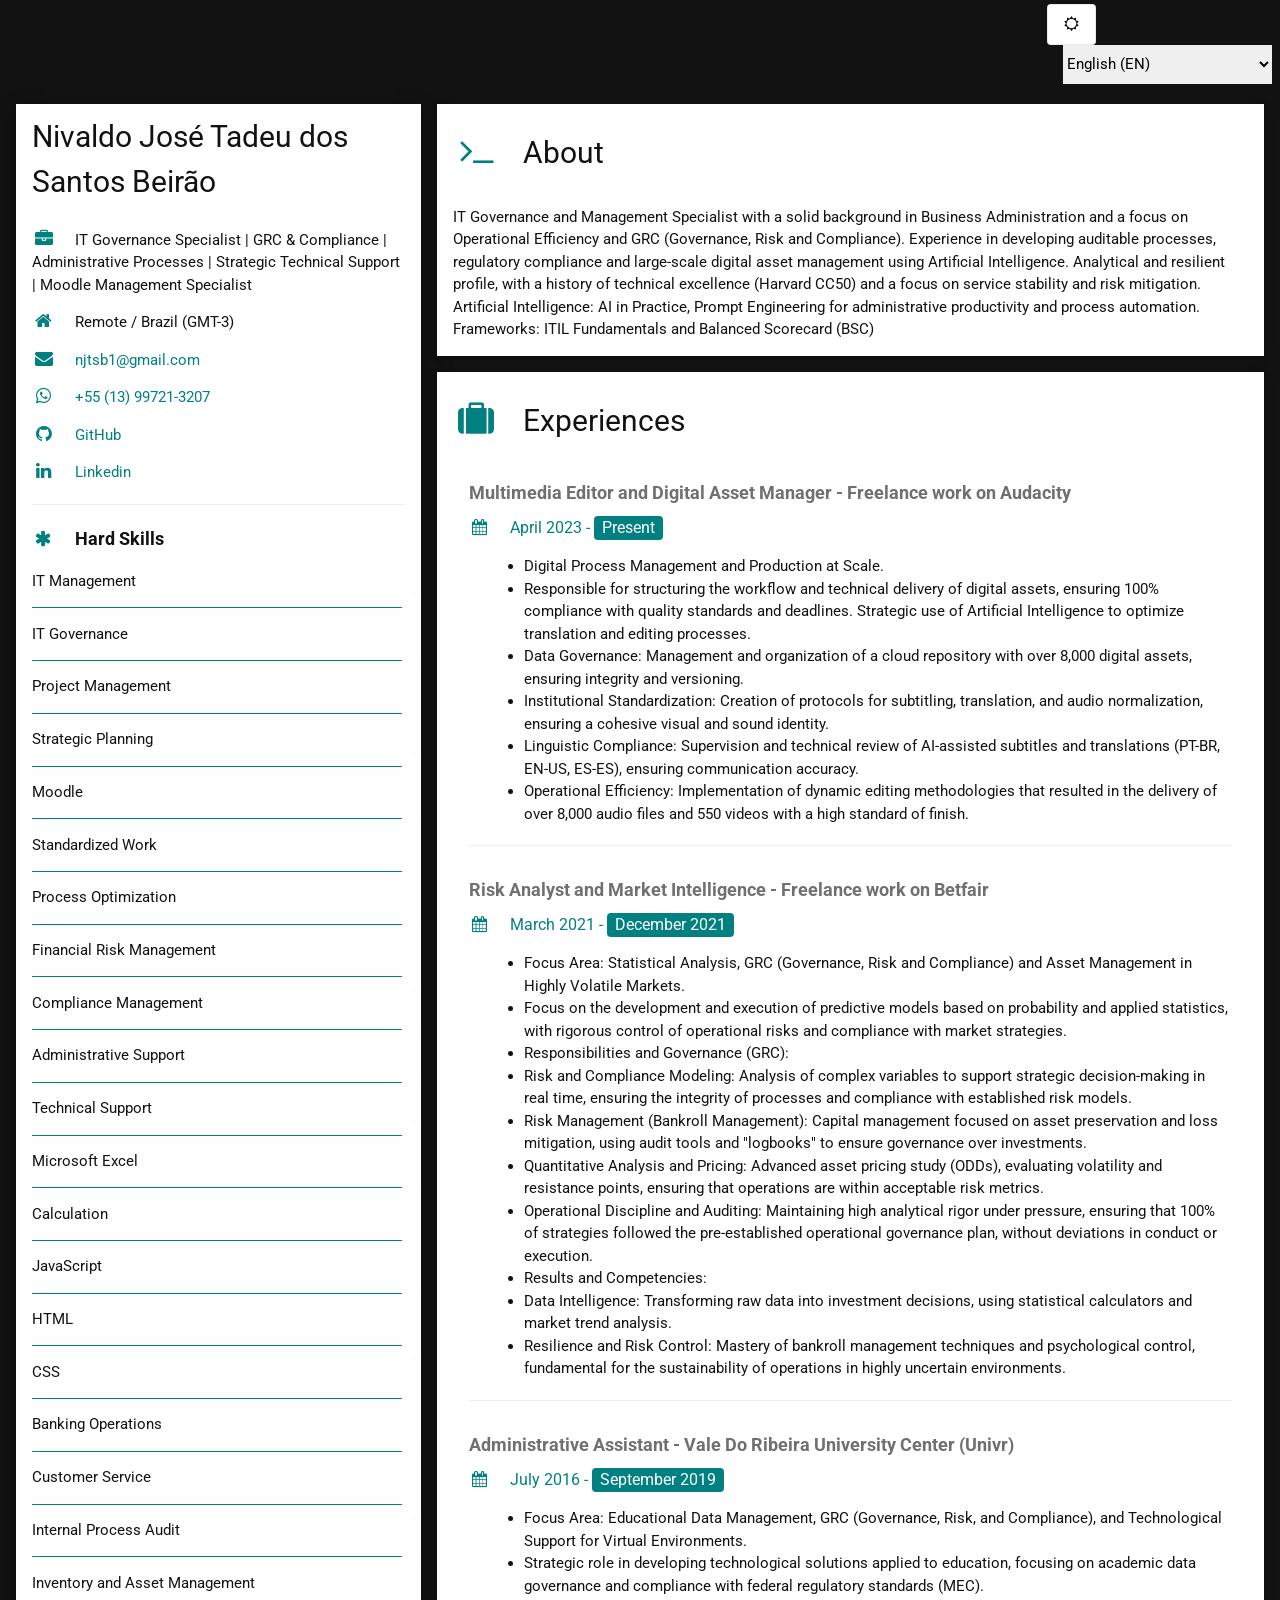
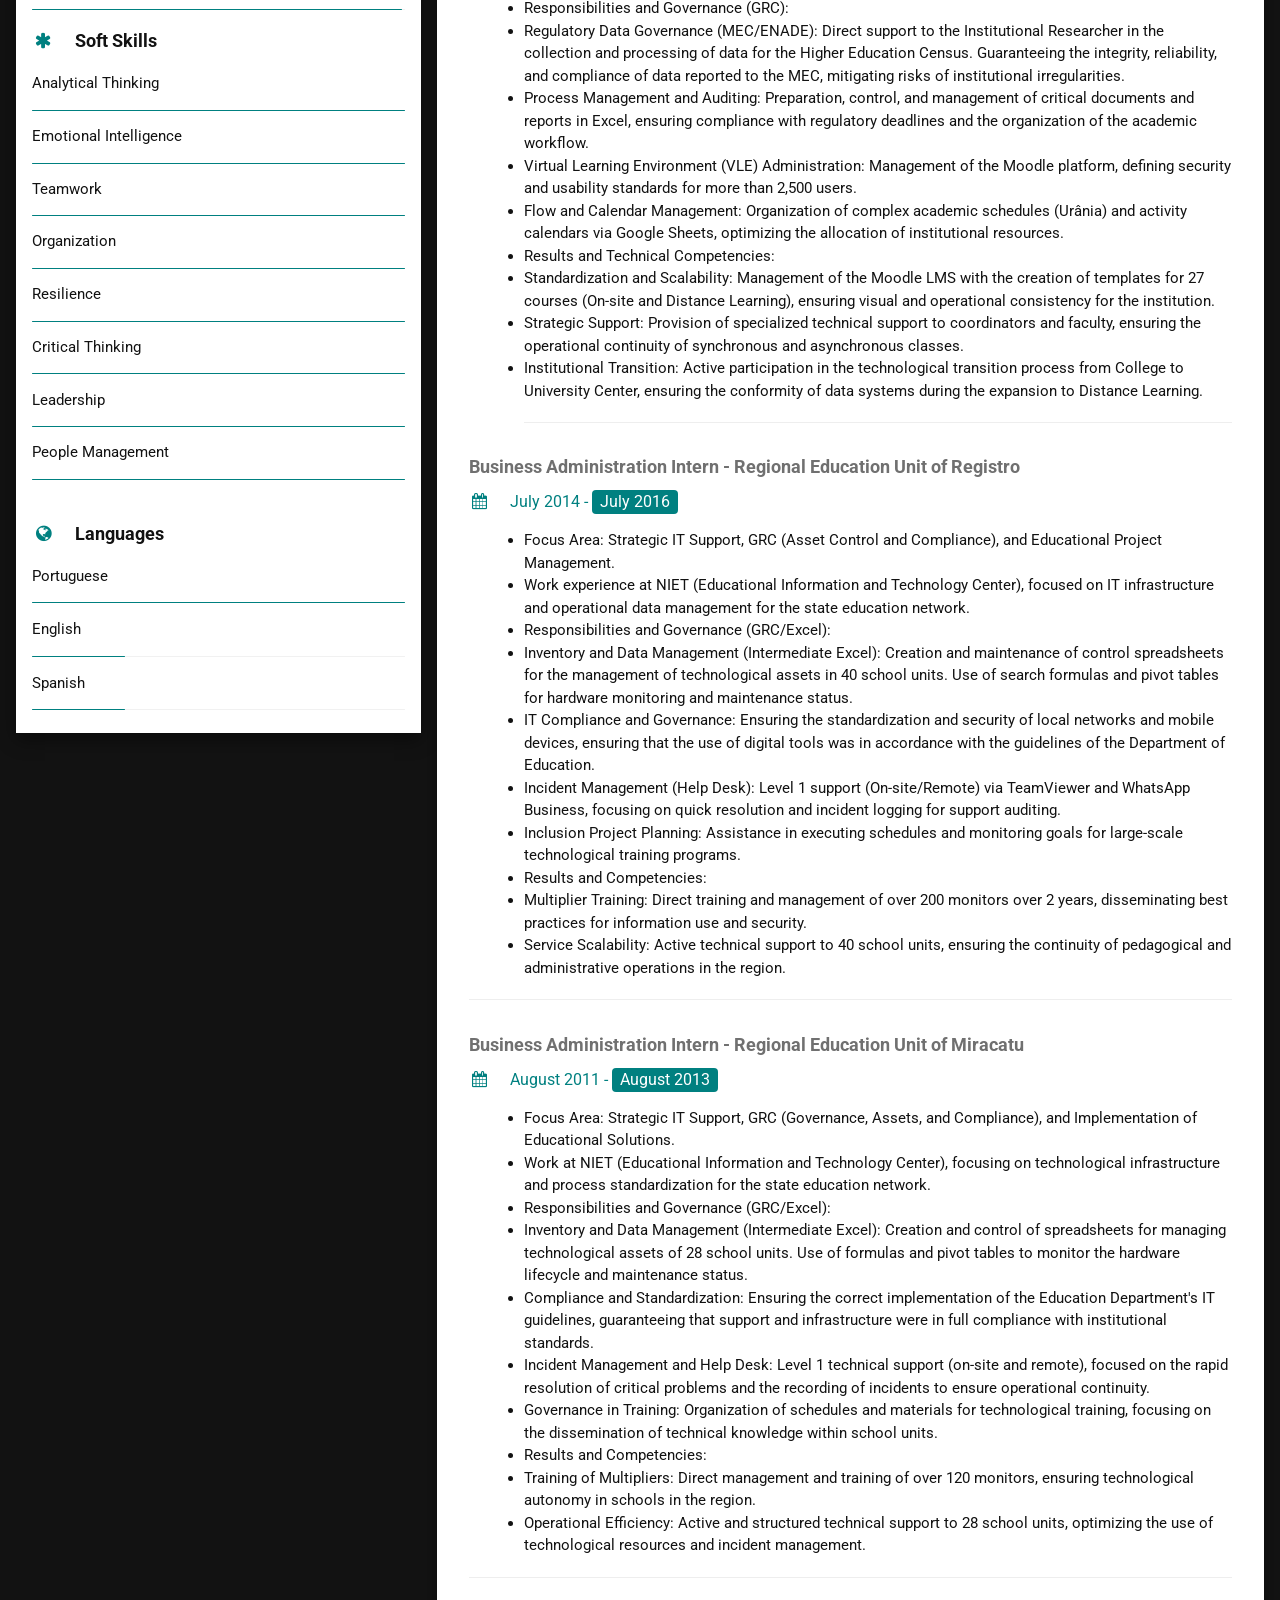
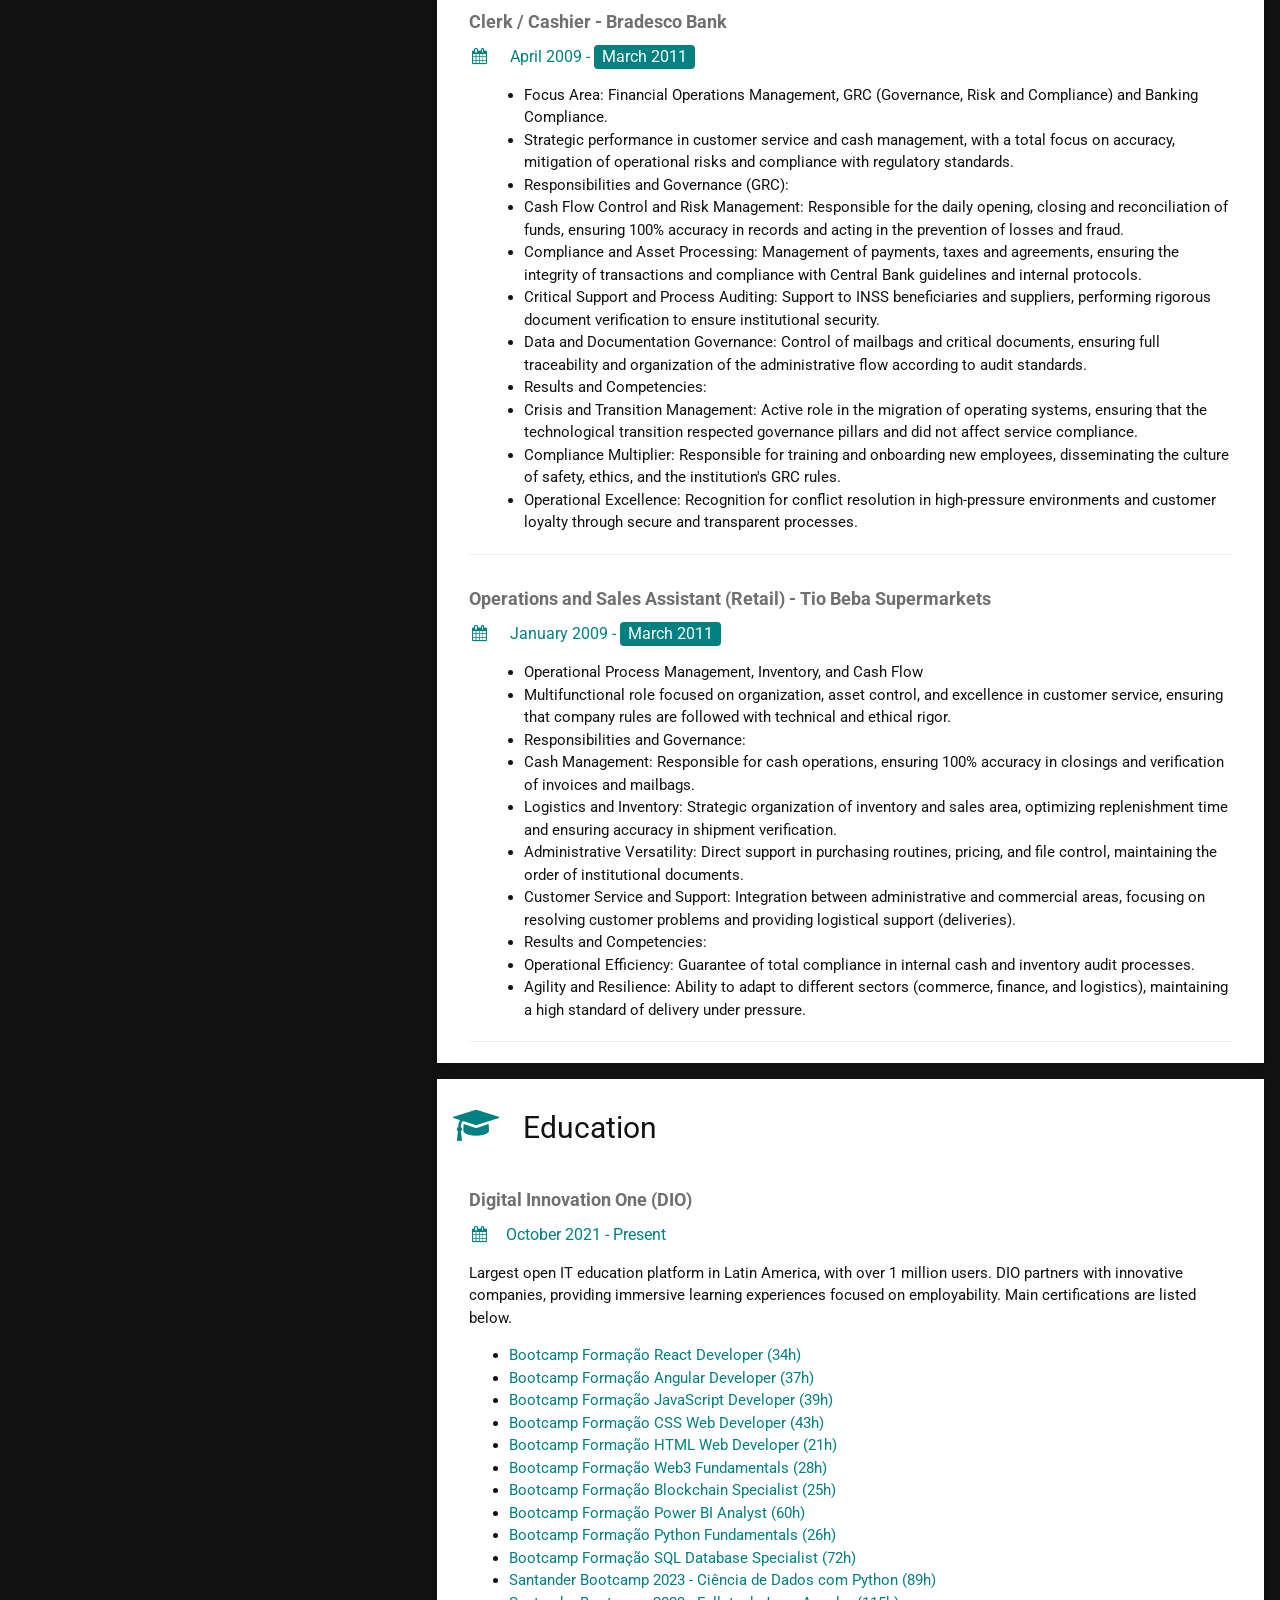
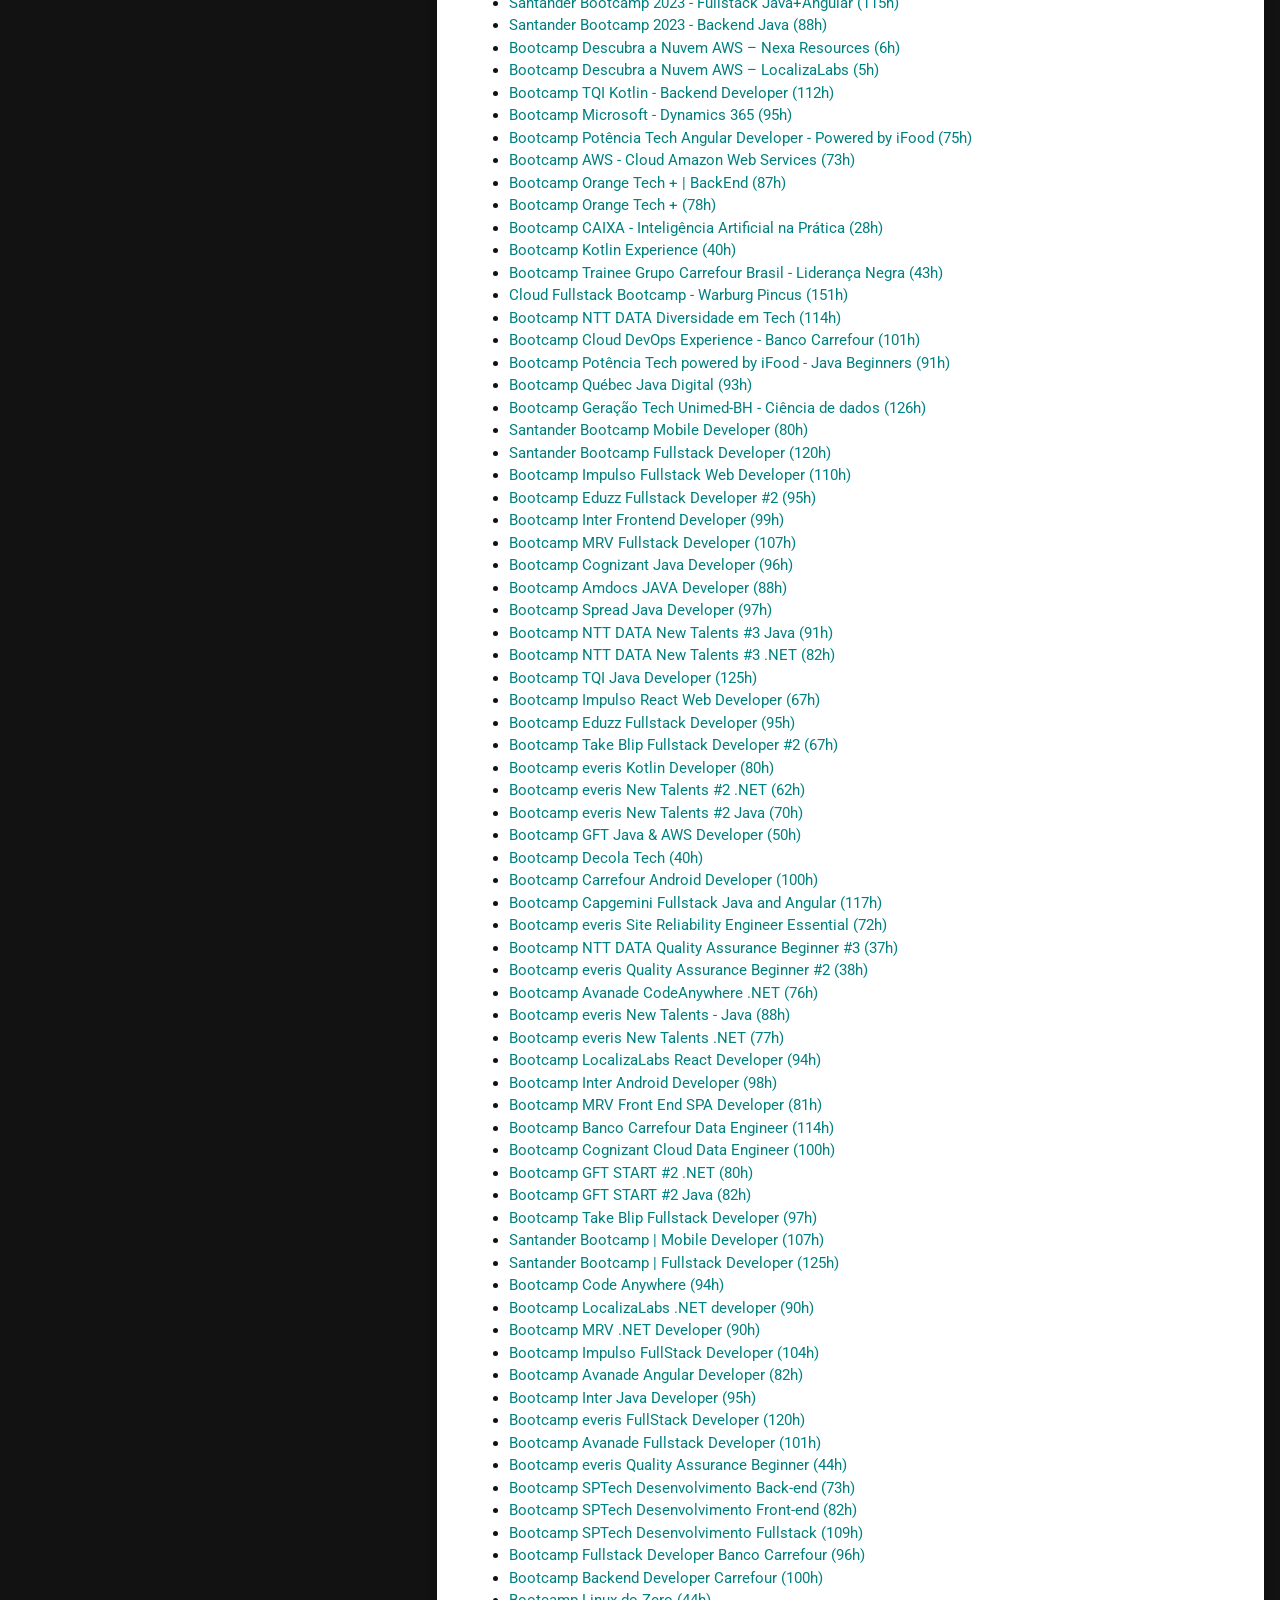
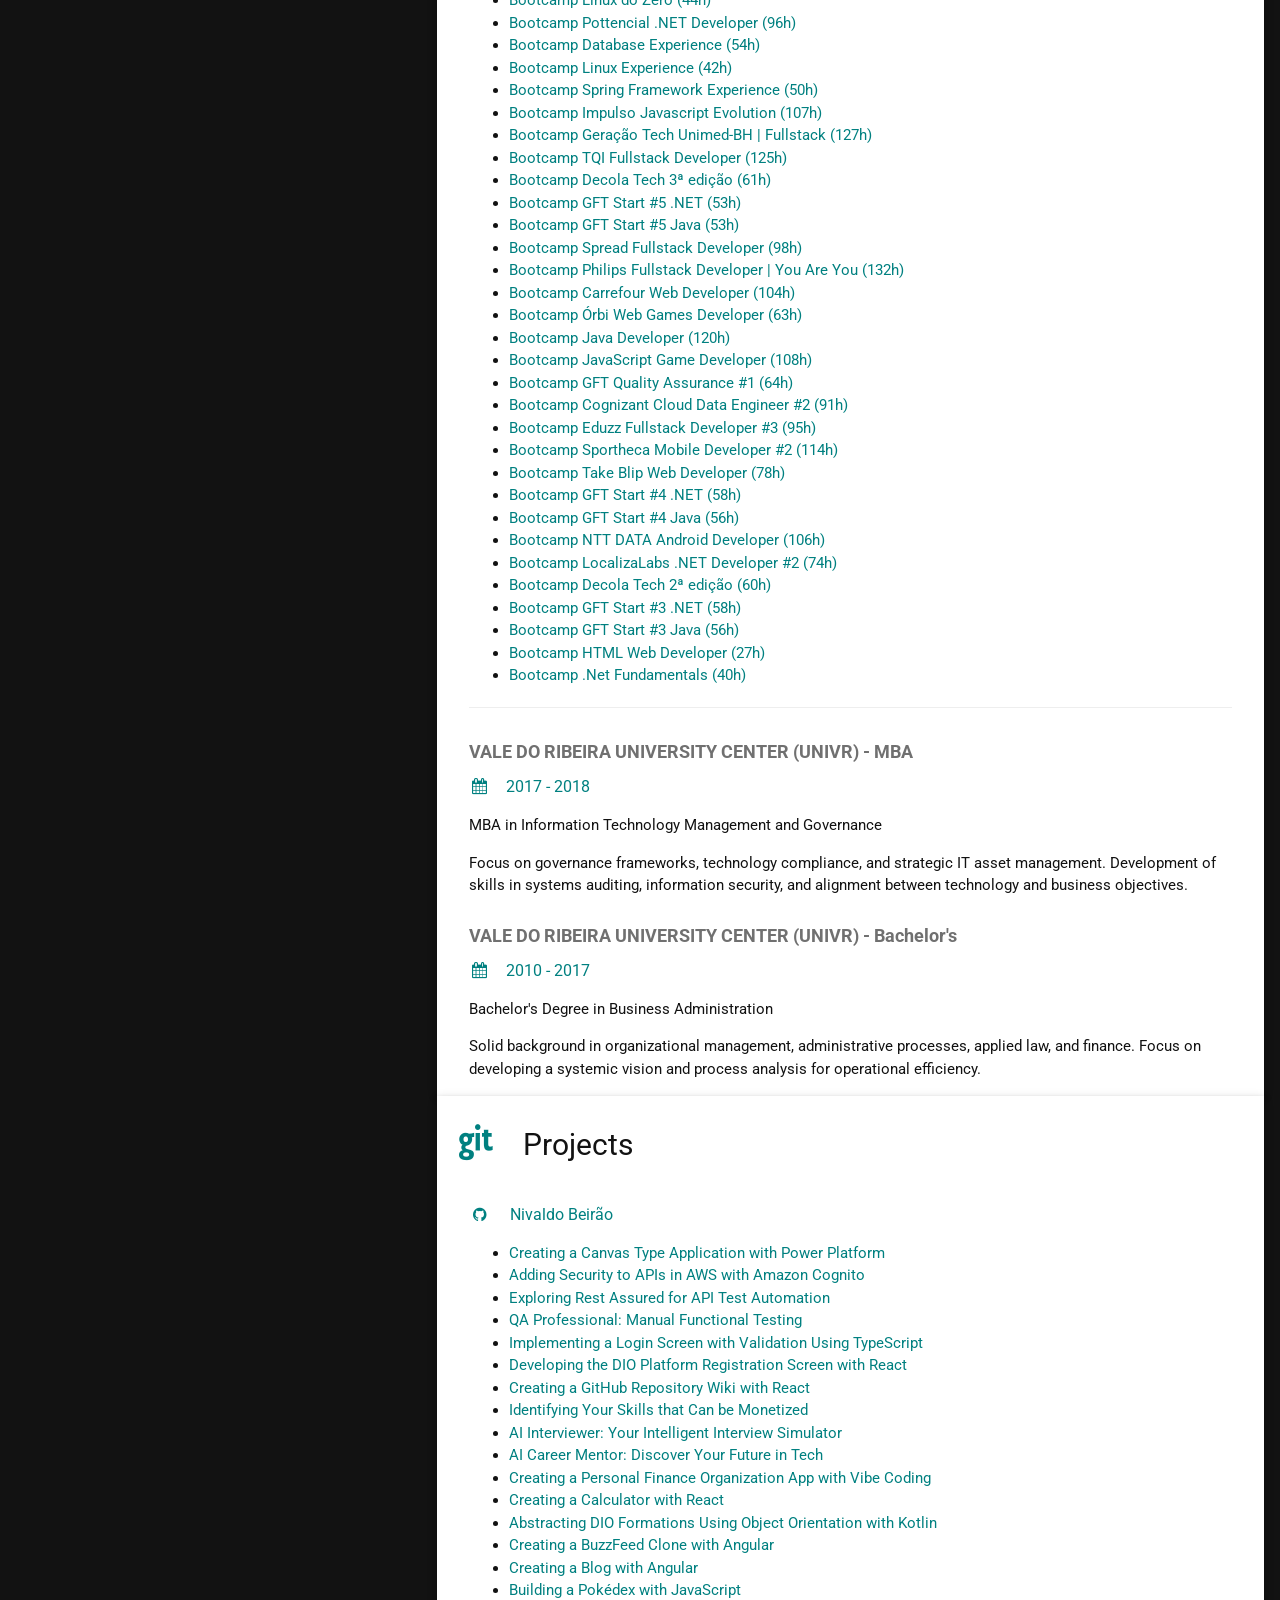
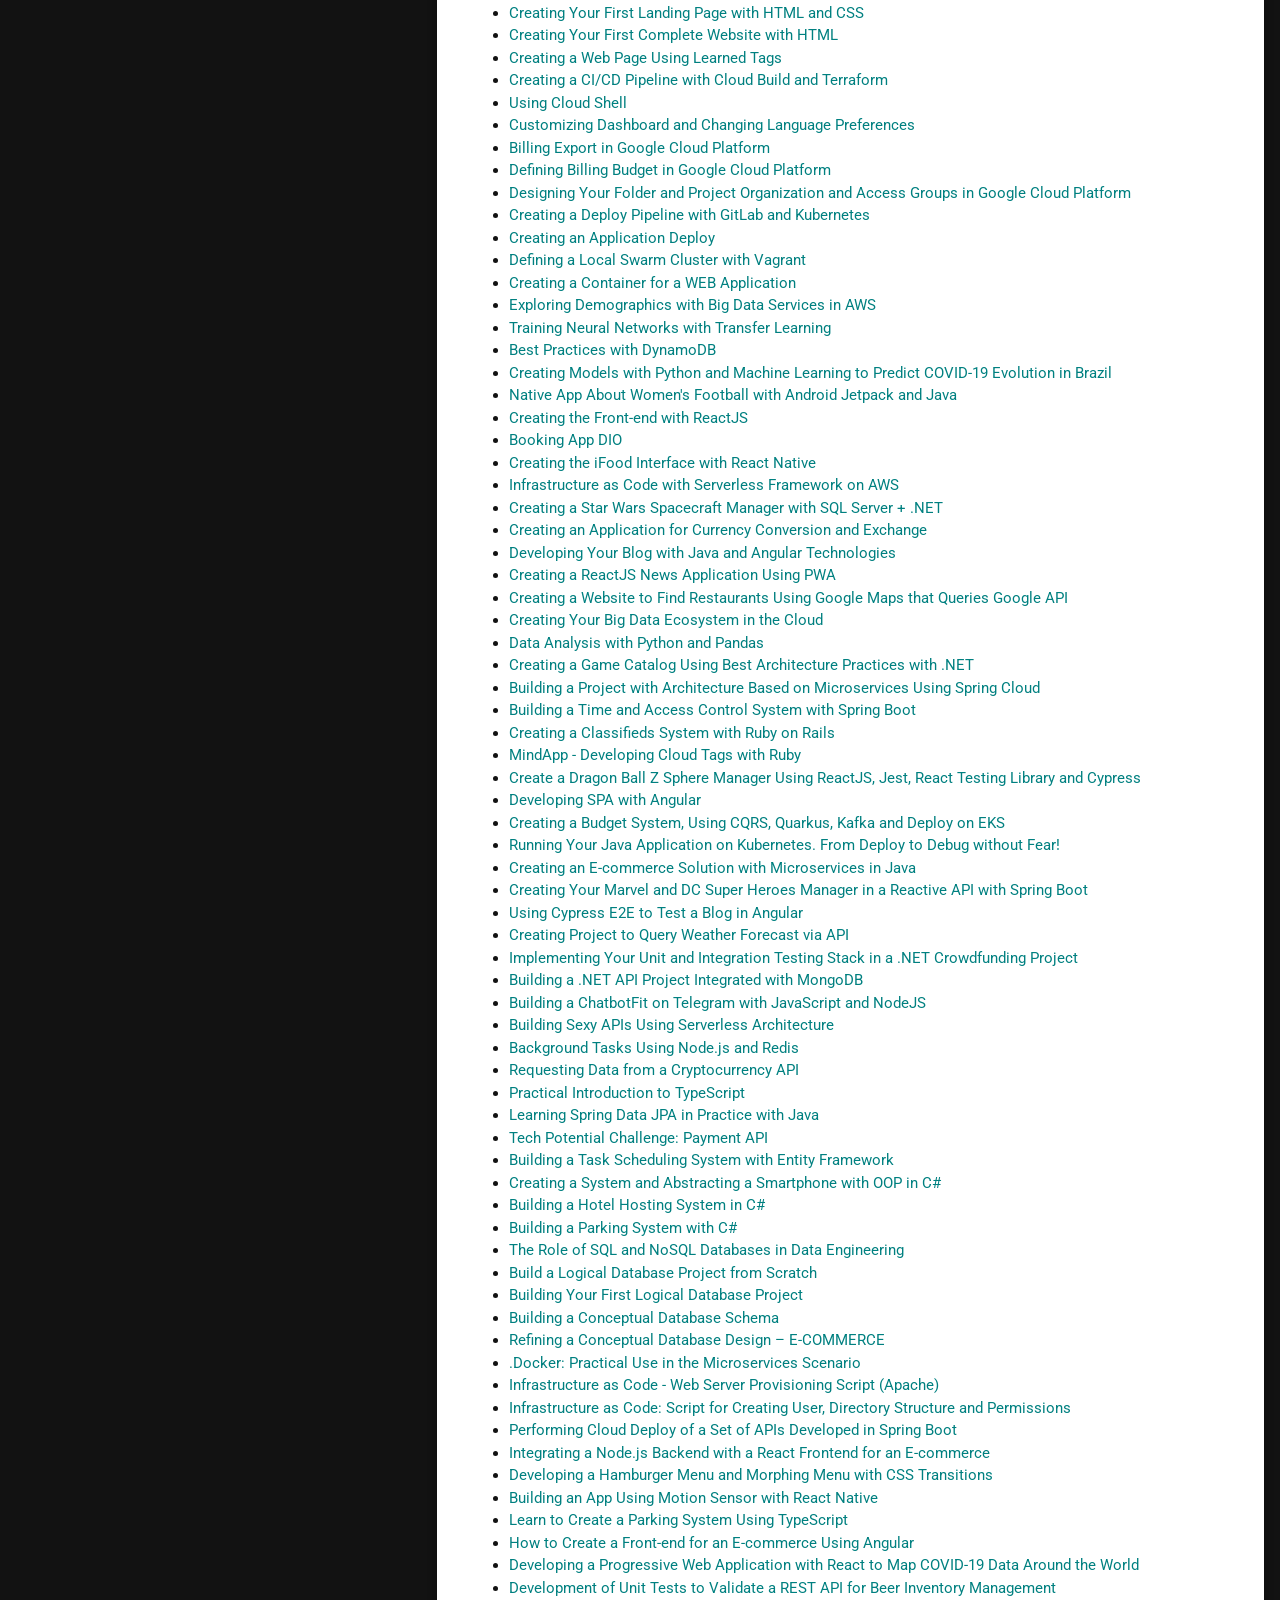
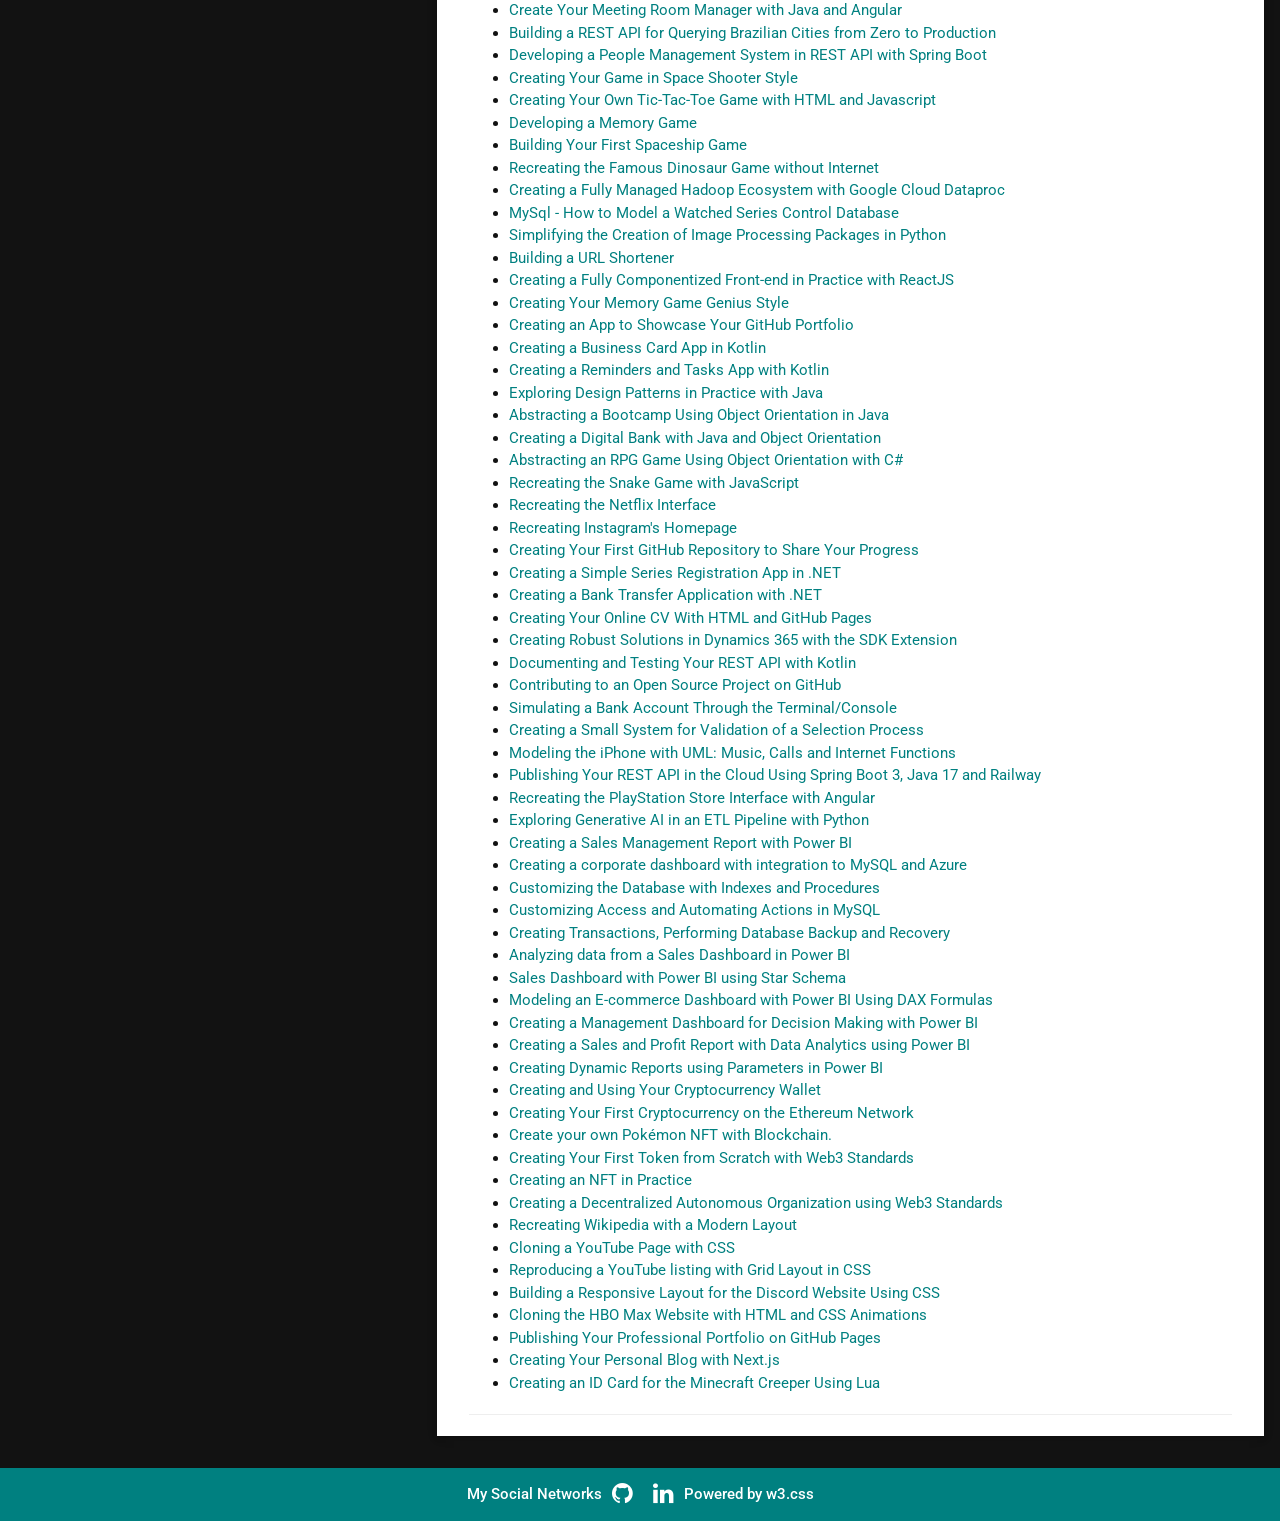
<file: index.html>
<!DOCTYPE html>
<html lang="en">
<head>
  <meta charset="utf-8" />
  <meta name="viewport" content="width=device-width, initial-scale=1" />
  <title data-i18n="meta.title">Nivaldo Beirão - Online CV</title>

  <!-- W3.CSS and Roboto font used for quick layout and styling -->
  <link rel="stylesheet" href="https://www.w3schools.com/w3css/4/w3.css" />
  <link rel="stylesheet" href="https://fonts.googleapis.com/css?family=Roboto" />
  <link rel="stylesheet" href="https://cdnjs.cloudflare.com/ajax/libs/font-awesome/4.7.0/css/font-awesome.min.css" />

  <!-- Local stylesheet -->
  <link rel="stylesheet" href="style.css" />
</head>

<body class="w3-light-grey" id="page-body">
  <!-- Top controls: Dark/Light toggle and Language selector -->
  <header class="top-controls w3-container w3-padding-small">
    <div class="w3-right w3-margin-right">
      <!-- Dark/Light toggle button -->
      <button id="theme-toggle" class="w3-button w3-white w3-round" aria-label="Toggle theme" title="Toggle theme">
        <i id="theme-icon" class="fa fa-sun-o"></i>
      </button>

      <!-- Language selector -->
      <select id="language-select" class="w3-select w3-margin-left" aria-label="Select language" title="Select language">
        <option value="en-US" selected>English (EN)</option>
        <option value="pt-BR">Português (PT-BR)</option>
        <option value="es-ES">Español (ES-ES)</option>
      </select>
    </div>

    <div class="w3-clear"></div>
  </header>

  <!-- Page Container -->
  <div class="w3-content w3-margin-top" style="max-width:1400px;">
    <!-- Grid -->
    <div class="w3-row-padding">

      <!-- Left Column -->
      <div class="w3-third">
        <div class="w3-white w3-text-grey w3-card-4">
          <div class="w3-container">
            <!-- Name -->
            <h2 id="full-name" data-i18n="name">Nivaldo José Tadeu dos Santos Beirão</h2>
          </div>

          <div class="w3-container">
            <!-- Professional summary short lines -->
            <p><i class="fa fa-briefcase fa-fw w3-margin-right w3-large w3-text-teal"></i>
              <span data-i18n="role">IT Governance Specialist | GRC & Compliance | Administrative Processes | Strategic Technical Support | Moodle Management Specialist</span>
            </p>
            <p><i class="fa fa-home fa-fw w3-margin-right w3-large w3-text-teal"></i>
              <span data-i18n="location">Remoto / Brasil (GMT-3)</span>
            </p>
            <p><i class="fa fa-envelope fa-fw w3-margin-right w3-large w3-text-teal"></i>
              <a href="mailto:njtsb1@gmail.com">njtsb1@gmail.com</a>
            </p>
            <p><i class="fa fa-whatsapp fa-fw w3-margin-right w3-large w3-text-teal"></i>
              <a href="https://wa.me/5513997213207">+55 (13) 99721-3207</a>
            </p>
            <p><i class="fa fa-github fa-fw w3-margin-right w3-large w3-text-teal"></i>
              <a href="https://github.com/njtsb1">GitHub</a>
            </p>
            <p><i class="fa fa-linkedin fa-fw w3-margin-right w3-large w3-text-teal"></i>
              <a href="http://linkedin.com/in/njtsb/">Linkedin</a>
            </p>
            <hr>

                        <!-- Hard Skills with simple progress bars -->
            <p class="w3-large">
              <b><i class="fa fa-asterisk fa-fw w3-margin-right w3-text-teal"></i>
                <span data-i18n="skills.Hard-title">Hard Skills</span>
              </b>
            </p>

            <p data-i18n="skills.IT_Management">IT Management</p>
            <div class="w3-light-grey w3-round-xlarge w3-small">
              <div class="w3-container w3-center w3-round-xlarge w3-teal" style="width:99%"></div>
            </div>

            <p data-i18n="skills.IT_Governance">IT Governance</p>
            <div class="w3-light-grey w3-round-xlarge w3-small">
              <div class="w3-container w3-center w3-round-xlarge w3-teal" style="width:99%"></div>
            </div>

            <p data-i18n="skills.Project-Management">Project Management</p>
            <div class="w3-light-grey w3-round-xlarge w3-small">
              <div class="w3-container w3-center w3-round-xlarge w3-teal" style="width:99%"></div>
            </div>

            <p data-i18n="skills.Strategic-Planning">Strategic Planning</p>
            <div class="w3-light-grey w3-round-xlarge w3-small">
              <div class="w3-container w3-center w3-round-xlarge w3-teal" style="width:99%"></div>
            </div>

            <p data-i18n="skills.Moodle">Moodle</p>
            <div class="w3-light-grey w3-round-xlarge w3-small">
              <div class="w3-container w3-center w3-round-xlarge w3-teal" style="width:99%"></div>
            </div>

            <p data-i18n="skills.Standardized_Work">Standardized Work</p>
            <div class="w3-light-grey w3-round-xlarge w3-small">
              <div class="w3-container w3-center w3-round-xlarge w3-teal" style="width:99%"></div>
            </div>

            <p data-i18n="skills.Process_Optimization">Process Optimization</p>
            <div class="w3-light-grey w3-round-xlarge w3-small">
              <div class="w3-container w3-center w3-round-xlarge w3-teal" style="width:99%"></div>
            </div>

            <p data-i18n="skills.Financial_Risk_Management">Financial Risk Management</p>
            <div class="w3-light-grey w3-round-xlarge w3-small">
              <div class="w3-container w3-center w3-round-xlarge w3-teal" style="width:99%"></div>
            </div>

            <p data-i18n="skills.Compliance_Management">Compliance Management</p>
            <div class="w3-light-grey w3-round-xlarge w3-small">
              <div class="w3-container w3-center w3-round-xlarge w3-teal" style="width:99%"></div>
            </div>

            <p data-i18n="skills.Administrative_Support">Administrative Support</p>
            <div class="w3-light-grey w3-round-xlarge w3-small">
              <div class="w3-container w3-center w3-round-xlarge w3-teal" style="width:99%"></div>
            </div>

            <p data-i18n="skills.Technical_Support">Technical Support</p>
            <div class="w3-light-grey w3-round-xlarge w3-small">
              <div class="w3-container w3-center w3-round-xlarge w3-teal" style="width:99%"></div>
            </div>

            <p data-i18n="skills.Microsoft_Excel">Microsoft Excel</p>
            <div class="w3-light-grey w3-round-xlarge w3-small">
              <div class="w3-container w3-center w3-round-xlarge w3-teal" style="width:99%"></div>
            </div>

            <p data-i18n="skills.Calculation">Calculation</p>
            <div class="w3-light-grey w3-round-xlarge w3-small">
              <div class="w3-container w3-center w3-round-xlarge w3-teal" style="width:99%"></div>
            </div>

            <p data-i18n="skills.JavaScript">JavaScript</p>
            <div class="w3-light-grey w3-round-xlarge w3-small">
              <div class="w3-container w3-center w3-round-xlarge w3-teal" style="width:99%"></div>
            </div>

            <p data-i18n="skills.HTML">HTML</p>
            <div class="w3-light-grey w3-round-xlarge w3-small">
              <div class="w3-container w3-center w3-round-xlarge w3-teal" style="width:99%"></div>
            </div>

            <p data-i18n="skills.CSS">CSS</p>
            <div class="w3-light-grey w3-round-xlarge w3-small">
              <div class="w3-container w3-center w3-round-xlarge w3-teal" style="width:99%"></div>
            </div>

            <p data-i18n="skills.Banking_Operations">Banking Operations</p>
            <div class="w3-light-grey w3-round-xlarge w3-small">
              <div class="w3-container w3-center w3-round-xlarge w3-teal" style="width:99%"></div>
            </div>

            <p data-i18n="skills.Customer_Service">Customer Service</p>
            <div class="w3-light-grey w3-round-xlarge w3-small">
              <div class="w3-container w3-center w3-round-xlarge w3-teal" style="width:99%"></div>
            </div>

            <p data-i18n="skills.Internal_Process_Audit">Internal Process Audit</p>
            <div class="w3-light-grey w3-round-xlarge w3-small">
              <div class="w3-container w3-center w3-round-xlarge w3-teal" style="width:99%"></div>
            </div>

            <p data-i18n="skills.Inventory_and_Asset_Management">Inventory and Asset Management</p>
            <div class="w3-light-grey w3-round-xlarge w3-small">
              <div class="w3-container w3-center w3-round-xlarge w3-teal" style="width:99%"></div>
            </div>

            <!-- Soft Skills with simple progress bars -->
            <p class="w3-large">
              <b><i class="fa fa-asterisk fa-fw w3-margin-right w3-text-teal"></i>
                <span data-i18n="skills.Soft-title">Soft Skills</span>
              </b>
            </p>

            <p data-i18n="skills.Analytical_Thinking">Analytical Thinking</p>
            <div class="w3-light-grey w3-round-xlarge w3-small">
              <div class="w3-container w3-center w3-round-xlarge w3-teal" style="width:100%"></div>
            </div>

            <p data-i18n="skills.Emotional_Intelligence">Emotional Intelligence</p>
            <div class="w3-light-grey w3-round-xlarge w3-small">
              <div class="w3-container w3-center w3-round-xlarge w3-teal" style="width:100%"></div>
            </div>

            <p data-i18n="skills.Teamwork">Teamwork</p>
            <div class="w3-light-grey w3-round-xlarge w3-small">
              <div class="w3-container w3-center w3-round-xlarge w3-teal" style="width:100%"></div>
            </div>
            
            <p data-i18n="skills.Organization">Organization</p>
            <div class="w3-light-grey w3-round-xlarge w3-small">
              <div class="w3-container w3-center w3-round-xlarge w3-teal" style="width:100%"></div>
            </div>

            <p data-i18n="skills.Resilience">Resilience</p>
            <div class="w3-light-grey w3-round-xlarge w3-small">
              <div class="w3-container w3-center w3-round-xlarge w3-teal" style="width:100%"></div>
            </div>

            <p data-i18n="skills.Critical_Thinking">Critical Thinking</p>
            <div class="w3-light-grey w3-round-xlarge w3-small">
              <div class="w3-container w3-center w3-round-xlarge w3-teal" style="width:100%"></div>
            </div>

            <p data-i18n="skills.Leadership">Leadership</p>
            <div class="w3-light-grey w3-round-xlarge w3-small">
              <div class="w3-container w3-center w3-round-xlarge w3-teal" style="width:100%"></div>
            </div>
            
            <p data-i18n="skills.People_Management">People Management</p>
            <div class="w3-light-grey w3-round-xlarge w3-small">
              <div class="w3-container w3-center w3-round-xlarge w3-teal" style="width:100%"></div>
            </div>

            <br>

            <!-- Languages -->
            <p class="w3-large w3-text-theme">
              <b><i class="fa fa-globe fa-fw w3-margin-right w3-text-teal"></i>
                <span data-i18n="languages.title">Languages</span>
              </b>
            </p>

            <p data-i18n="languages.pt">Portuguese</p>
            <div class="w3-light-grey w3-round-xlarge">
              <div class="w3-round-xlarge w3-teal" style="height:1px;width:100%"></div>
            </div>

            <p data-i18n="languages.en">English</p>
            <div class="w3-light-grey w3-round-xlarge">
              <div class="w3-round-xlarge w3-teal" style="height:1px;width:25%"></div>
            </div>

            <p data-i18n="languages.es">Spanish</p>
            <div class="w3-light-grey w3-round-xlarge">
              <div class="w3-round-xlarge w3-teal" style="height:1px;width:25%"></div>
            </div>

            <br>
          </div>
        </div>
        <br>
      </div>

      <!-- Right Column -->
      <div class="w3-twothird">
        <!-- About -->
        <div class="w3-container w3-card w3-white w3-margin-bottom">
          <h2 class="w3-text-grey w3-padding-16">
            <i class="fa fa-terminal fa-fw w3-margin-right w3-xxlarge w3-text-teal"></i>
            <span data-i18n="about.title">About</span>
          </h2>
          <p data-i18n="about.text">
            IT Governance and Management Specialist with a solid background in Business Administration and 
            a focus on Operational Efficiency and GRC (Governance, Risk and Compliance). 
            Experience in developing auditable processes, regulatory compliance and large-scale digital 
            asset management using Artificial Intelligence. Analytical and resilient profile, 
            with a history of technical excellence (Harvard CC50) and a focus on service stability and 
            risk mitigation. Artificial Intelligence: AI in Practice, Prompt Engineering for 
            administrative productivity and process automation. Frameworks: ITIL Fundamentals and 
            Balanced Scorecard (BSC)
          </p>
        </div>

        <!-- Experiences -->
        <div class="w3-container w3-card w3-white w3-margin-bottom">
          <h2 class="w3-text-grey w3-padding-16">
            <i class="fa fa-suitcase fa-fw w3-margin-right w3-xxlarge w3-text-teal"></i>
            <span data-i18n="experience.title">Experiences</span>
          </h2>

          <div class="w3-container">
            <h5 class="w3-opacity">
              <b data-i18n="experience.multimedia.title">Multimedia Editor and Digital Asset Manager - Freelance work on Audacity</b>
            </h5>
            <h6 class="w3-text-teal">
              <i class="fa fa-calendar fa-fw w3-margin-right"></i>
              <span data-i18n="experience.multimedia.date_text">April 2023 -</span>
              <span class="w3-tag w3-teal w3-round" data-i18n="experience.multimedia.date_tag">Present</span>
            </h6>

            <!-- Use list for clear bullet points; these are translatable -->
            <ul class="experience-list">
              <li data-i18n="experience.multimedia.p1">Digital Process Management and Production at Scale.</li>
              <li data-i18n="experience.multimedia.p2">Responsible for structuring the workflow and technical delivery of digital assets, ensuring 100% compliance with quality standards and deadlines. Strategic use of Artificial Intelligence to optimize translation and editing processes.</li>
              <li data-i18n="experience.multimedia.p3">Data Governance: Management and organization of a cloud repository with over 8,000 digital assets, ensuring integrity and versioning.</li>
              <li data-i18n="experience.multimedia.p4">Institutional Standardization: Creation of protocols for subtitling, translation, and audio normalization, ensuring a cohesive visual and sound identity.</li>
              <li data-i18n="experience.multimedia.p5">Linguistic Compliance: Supervision and technical review of AI-assisted subtitles and translations (PT-BR, EN-US, ES-ES), ensuring communication accuracy.</li>
              <li data-i18n="experience.multimedia.p6">Operational Efficiency: Implementation of dynamic editing methodologies that resulted in the delivery of over 8,000 audio files and 550 videos with a high standard of finish.</li>
            </ul>
            <hr>
          </div>

          <div class="w3-container">
            <h5 class="w3-opacity">
              <b data-i18n="experience.sports-trader.title">Risk Analyst and Market Intelligence - Freelance work on Betfair</b>
            </h5>
            <h6 class="w3-text-teal">
              <i class="fa fa-calendar fa-fw w3-margin-right"></i>
              <span data-i18n="experience.sports-trader.date_text">March 2021 -</span>
              <span class="w3-tag w3-teal w3-round" data-i18n="experience.sports-trader.date_tag">December 2021</span>
            </h6>

            <!-- Use list for clear bullet points; these are translatable -->
            <ul class="experience-list">
              <li data-i18n="experience.sports-trader.p1">Focus Area: Statistical Analysis, GRC (Governance, Risk and Compliance) and Asset Management in Highly Volatile Markets.</li>
              <li data-i18n="experience.sports-trader.p2">Focus on the development and execution of predictive models based on probability and applied statistics, with rigorous control of operational risks and compliance with market strategies.</li>
              <li data-i18n="experience.sports-trader.p3">Responsibilities and Governance (GRC):</li>
              <li data-i18n="experience.sports-trader.p4">Risk and Compliance Modeling: Analysis of complex variables to support strategic decision-making in real time, ensuring the integrity of processes and compliance with established risk models.</li>
              <li data-i18n="experience.sports-trader.p5">Risk Management (Bankroll Management): Capital management focused on asset preservation and loss mitigation, using audit tools and "logbooks" to ensure governance over investments.</li>
              <li data-i18n="experience.sports-trader.p6">Quantitative Analysis and Pricing: Advanced asset pricing study (ODDs), evaluating volatility and resistance points, ensuring that operations are within acceptable risk metrics.</li>
              <li data-i18n="experience.sports-trader.p7">Operational Discipline and Auditing: Maintaining high analytical rigor under pressure, ensuring that 100% of strategies followed the pre-established operational governance plan, without deviations in conduct or execution.</li>
              <li data-i18n="experience.sports-trader.p8">Results and Competencies:</li>
              <li data-i18n="experience.sports-trader.p9">Data Intelligence: Transforming raw data into investment decisions, using statistical calculators and market trend analysis.</li>
              <li data-i18n="experience.sports-trader.p10">Resilience and Risk Control: Mastery of bankroll management techniques and psychological control, fundamental for the sustainability of operations in highly uncertain environments.</li>
            </ul>
            <hr>
          </div>

          <div class="w3-container">
            <h5 class="w3-opacity">
              <b data-i18n="experience.administrative-assistant.title">Administrative Assistant - Vale Do Ribeira University Center (Univr)</b>
            </h5>
            <h6 class="w3-text-teal">
              <i class="fa fa-calendar fa-fw w3-margin-right"></i>
              <span data-i18n="experience.administrative-assistant.date_text">July 2016 -</span>
              <span class="w3-tag w3-teal w3-round" data-i18n="experience.administrative-assistant.date_tag">September 2019</span>
            </h6>

            <!-- Use list for clear bullet points; these are translatable -->
            <ul class="experience-list">
              <li data-i18n="experience.administrative-assistant.p1">Focus Area: Educational Data Management, GRC (Governance, Risk, and Compliance), and Technological Support for Virtual Environments.</li>
              <li data-i18n="experience.administrative-assistant.p2">Strategic role in developing technological solutions applied to education, focusing on academic data governance and compliance with federal regulatory standards (MEC).</li>
              <li data-i18n="experience.administrative-assistant.p3">Responsibilities and Governance (GRC):</li>
              <li data-i18n="experience.administrative-assistant.p4">Regulatory Data Governance (MEC/ENADE): Direct support to the Institutional Researcher in the collection and processing of data for the Higher Education Census. Guaranteeing the integrity, reliability, and compliance of data reported to the MEC, mitigating risks of institutional irregularities.</li>
              <li data-i18n="experience.administrative-assistant.p5">Process Management and Auditing: Preparation, control, and management of critical documents and reports in Excel, ensuring compliance with regulatory deadlines and the organization of the academic workflow.</li>
              <li data-i18n="experience.administrative-assistant.p6">Virtual Learning Environment (VLE) Administration: Management of the Moodle platform, defining security and usability standards for more than 2,500 users.</li>
              <li data-i18n="experience.administrative-assistant.p7">Flow and Calendar Management: Organization of complex academic schedules (Urânia) and activity calendars via Google Sheets, optimizing the allocation of institutional resources.</li>
              <li data-i18n="experience.administrative-assistant.p8">Results and Technical Competencies:</li>
              <li data-i18n="experience.administrative-assistant.p9">Standardization and Scalability: Management of the Moodle LMS with the creation of templates for 27 courses (On-site and Distance Learning), ensuring visual and operational consistency for the institution.</li>
              <li data-i18n="experience.administrative-assistant.p10">Strategic Support: Provision of specialized technical support to coordinators and faculty, ensuring the operational continuity of synchronous and asynchronous classes.</li>
              <li data-i18n="experience.administrative-assistant.p11">Institutional Transition: Active participation in the technological transition process from College to University Center, ensuring the conformity of data systems during the expansion to Distance Learning.</li>
            <hr>
          </div>

          <div class="w3-container">
            <h5 class="w3-opacity">
              <b data-i18n="experience.intern-registro.title">Business Administration Intern - Regional Education Unit of Registro</b>
            </h5>
            <h6 class="w3-text-teal">
              <i class="fa fa-calendar fa-fw w3-margin-right"></i>
              <span data-i18n="experience.intern-registro.date_text">July 2014 -</span>
              <span class="w3-tag w3-teal w3-round" data-i18n="experience.intern-registro.date_tag">July 2016</span>
            </h6>

            <!-- Use list for clear bullet points; these are translatable -->
            <ul class="experience-list">
              <li data-i18n="experience.intern-registro.p1">Focus Area: Strategic IT Support, GRC (Asset Control and Compliance), and Educational Project Management.</li>
              <li data-i18n="experience.intern-registro.p2">Work experience at NIET (Educational Information and Technology Center), focused on IT infrastructure and operational data management for the state education network.</li>
              <li data-i18n="experience.intern-registro.p3">Responsibilities and Governance (GRC/Excel):</li>
              <li data-i18n="experience.intern-registro.p4">Inventory and Data Management (Intermediate Excel): Creation and maintenance of control spreadsheets for the management of technological assets in 40 school units. Use of search formulas and pivot tables for hardware monitoring and maintenance status.</li>
              <li data-i18n="experience.intern-registro.p5">IT Compliance and Governance: Ensuring the standardization and security of local networks and mobile devices, ensuring that the use of digital tools was in accordance with the guidelines of the Department of Education.</li>
              <li data-i18n="experience.intern-registro.p6">Incident Management (Help Desk): Level 1 support (On-site/Remote) via TeamViewer and WhatsApp Business, focusing on quick resolution and incident logging for support auditing.</li>
              <li data-i18n="experience.intern-registro.p7">Inclusion Project Planning: Assistance in executing schedules and monitoring goals for large-scale technological training programs.</li>
              <li data-i18n="experience.intern-registro.p8">Results and Competencies:</li>
              <li data-i18n="experience.intern-registro.p9">Multiplier Training: Direct training and management of over 200 monitors over 2 years, disseminating best practices for information use and security.</li>
              <li data-i18n="experience.intern-registro.p10">Service Scalability: Active technical support to 40 school units, ensuring the continuity of pedagogical and administrative operations in the region.</li>
            </ul>
            <hr>
          </div>

          <div class="w3-container">
            <h5 class="w3-opacity">
              <b data-i18n="experience.intern-miracatu.title">Business Administration Intern - Regional Education Unit of Miracatu</b>
            </h5>
            <h6 class="w3-text-teal">
              <i class="fa fa-calendar fa-fw w3-margin-right"></i>
              <span data-i18n="experience.intern-miracatu.date_text">August 2011 -</span>
              <span class="w3-tag w3-teal w3-round" data-i18n="experience.intern-miracatu.date_tag">August 2013</span>
            </h6>

            <!-- Use list for clear bullet points; these are translatable -->
            <ul class="experience-list">
              <li data-i18n="experience.intern-miracatu.p1">Focus Area: Strategic IT Support, GRC (Governance, Assets, and Compliance), and Implementation of Educational Solutions.</li>
              <li data-i18n="experience.intern-miracatu.p2">Work at NIET (Educational Information and Technology Center), focusing on technological infrastructure and process standardization for the state education network.</li>
              <li data-i18n="experience.intern-miracatu.p3">Responsibilities and Governance (GRC/Excel):</li>
              <li data-i18n="experience.intern-miracatu.p4">Inventory and Data Management (Intermediate Excel): Creation and control of spreadsheets for managing technological assets of 28 school units. Use of formulas and pivot tables to monitor the hardware lifecycle and maintenance status.</li>
              <li data-i18n="experience.intern-miracatu.p5">Compliance and Standardization: Ensuring the correct implementation of the Education Department's IT guidelines, guaranteeing that support and infrastructure were in full compliance with institutional standards.</li>
              <li data-i18n="experience.intern-miracatu.p6">Incident Management and Help Desk: Level 1 technical support (on-site and remote), focused on the rapid resolution of critical problems and the recording of incidents to ensure operational continuity.</li>
              <li data-i18n="experience.intern-miracatu.p7">Governance in Training: Organization of schedules and materials for technological training, focusing on the dissemination of technical knowledge within school units.</li>
              <li data-i18n="experience.intern-miracatu.p8">Results and Competencies:</li>
              <li data-i18n="experience.intern-miracatu.p9">Training of Multipliers: Direct management and training of over 120 monitors, ensuring technological autonomy in schools in the region.</li>
              <li data-i18n="experience.intern-miracatu.p10">Operational Efficiency: Active and structured technical support to 28 school units, optimizing the use of technological resources and incident management.</li>
            </ul>
            <hr>
          </div>

          <div class="w3-container">
            <h5 class="w3-opacity">
              <b data-i18n="experience.cashier-bank.title">Clerk / Cashier - Bradesco Bank</b>
            </h5>
            <h6 class="w3-text-teal">
              <i class="fa fa-calendar fa-fw w3-margin-right"></i>
              <span data-i18n="experience.cashier-bank.date_text">April 2009 -</span>
              <span class="w3-tag w3-teal w3-round" data-i18n="experience.cashier-bank.date_tag">March 2011</span>
            </h6>

            <!-- Use list for clear bullet points; these are translatable -->
            <ul class="experience-list">
              <li data-i18n="experience.cashier-bank.p1">Focus Area: Financial Operations Management, GRC (Governance, Risk and Compliance) and Banking Compliance.</li>
              <li data-i18n="experience.cashier-bank.p2">Strategic performance in customer service and cash management, with a total focus on accuracy, mitigation of operational risks and compliance with regulatory standards.</li>
              <li data-i18n="experience.cashier-bank.p3">Responsibilities and Governance (GRC):</li>
              <li data-i18n="experience.cashier-bank.p4">Cash Flow Control and Risk Management: Responsible for the daily opening, closing and reconciliation of funds, ensuring 100% accuracy in records and acting in the prevention of losses and fraud.</li>
              <li data-i18n="experience.cashier-bank.p5">Compliance and Asset Processing: Management of payments, taxes and agreements, ensuring the integrity of transactions and compliance with Central Bank guidelines and internal protocols.</li>
              <li data-i18n="experience.cashier-bank.p6">Critical Support and Process Auditing: Support to INSS beneficiaries and suppliers, performing rigorous document verification to ensure institutional security.</li>
              <li data-i18n="experience.cashier-bank.p7">Data and Documentation Governance: Control of mailbags and critical documents, ensuring full traceability and organization of the administrative flow according to audit standards.</li>
              <li data-i18n="experience.cashier-bank.p8">Results and Competencies:</li>
              <li data-i18n="experience.cashier-bank.p9">Crisis and Transition Management: Active role in the migration of operating systems, ensuring that the technological transition respected governance pillars and did not affect service compliance.</li>
              <li data-i18n="experience.cashier-bank.p10">Compliance Multiplier: Responsible for training and onboarding new employees, disseminating the culture of safety, ethics, and the institution's GRC rules.</li>
              <li data-i18n="experience.cashier-bank.p11">Operational Excellence: Recognition for conflict resolution in high-pressure environments and customer loyalty through secure and transparent processes.</li>
            </ul>
            <hr>
          </div>

          <div class="w3-container">
            <h5 class="w3-opacity">
              <b data-i18n="experience.general-services.title">Operations and Sales Assistant (Retail) - Tio Beba Supermarkets</b>
            </h5>
            <h6 class="w3-text-teal">
              <i class="fa fa-calendar fa-fw w3-margin-right"></i>
              <span data-i18n="experience.general-services.date_text">January 2009 -</span>
              <span class="w3-tag w3-teal w3-round" data-i18n="experience.general-services.date_tag">March 2011</span>
            </h6>

            <!-- Use list for clear bullet points; these are translatable -->
            <ul class="experience-list">
              <li data-i18n="experience.general-services.p1">Operational Process Management, Inventory, and Cash Flow</li>
              <li data-i18n="experience.general-services.p2">Multifunctional role focused on organization, asset control, and excellence in customer service, ensuring that company rules are followed with technical and ethical rigor.</li>
              <li data-i18n="experience.general-services.p3">Responsibilities and Governance:</li>
              <li data-i18n="experience.general-services.p4">Cash Management: Responsible for cash operations, ensuring 100% accuracy in closings and verification of invoices and mailbags.</li>
              <li data-i18n="experience.general-services.p5">Logistics and Inventory: Strategic organization of inventory and sales area, optimizing replenishment time and ensuring accuracy in shipment verification.</li>
              <li data-i18n="experience.general-services.p6">Administrative Versatility: Direct support in purchasing routines, pricing, and file control, maintaining the order of institutional documents.</li>
              <li data-i18n="experience.general-services.p7">Customer Service and Support: Integration between administrative and commercial areas, focusing on resolving customer problems and providing logistical support (deliveries).</li>
              <li data-i18n="experience.general-services.p8">Results and Competencies:</li>
              <li data-i18n="experience.general-services.p9">Operational Efficiency: Guarantee of total compliance in internal cash and inventory audit processes.</li>
              <li data-i18n="experience.general-services.p10">Agility and Resilience: Ability to adapt to different sectors (commerce, finance, and logistics), maintaining a high standard of delivery under pressure.</li>
            </ul>
            <hr>
          </div>
        </div>

        <!-- Education -->
        <div class="w3-container w3-card w3-white">
          <h2 class="w3-text-grey w3-padding-16">
            <i class="fa fa-graduation-cap fa-fw w3-margin-right w3-xxlarge w3-text-teal"></i>
            <span data-i18n="education.title">Education</span>
          </h2>

          <div class="w3-container">
            <h5 class="w3-opacity"><b data-i18n="education.dio.title">Digital Innovation One (DIO)</b></h5>
            <h6 class="w3-text-teal"><i class="fa fa-calendar fa-fw w3-margin-right"></i><span data-i18n="education.dio.date">October 2021 - Present</span></h6>
            <p data-i18n="education.dio.text">
              Largest open IT education platform in Latin America, with over 1 million users. DIO partners with innovative companies,
              providing immersive learning experiences focused on employability. Main certifications are listed below.
            </p>
            <ul>
              <li><a href="https://www.dio.me/certificate/NPMZMJKT" target="_blank" rel="noopener">Bootcamp Formação React Developer (34h)</a></li>
              <li><a href="https://www.dio.me/certificate/IESVEI4J" target="_blank" rel="noopener">Bootcamp Formação Angular Developer (37h)</a></li>
              <li><a href="https://www.dio.me/certificate/SHTUZDWM" target="_blank" rel="noopener">Bootcamp Formação JavaScript Developer (39h)</a></li>
              <li><a href="https://www.dio.me/certificate/6GHFMP47" target="_blank" rel="noopener">Bootcamp Formação CSS Web Developer (43h)</a></li>
              <li><a href="https://www.dio.me/certificate/DMR4EDYO" target="_blank" rel="noopener">Bootcamp Formação HTML Web Developer (21h)</a></li>
              <li><a href="https://www.dio.me/certificate/3FY4ZEQR" target="_blank" rel="noopener">Bootcamp Formação Web3 Fundamentals (28h)</a></li>
              <li><a href="https://www.dio.me/certificate/7DGCGIUZ" target="_blank" rel="noopener">Bootcamp Formação Blockchain Specialist (25h)</a></li>
              <li><a href="https://www.dio.me/certificate/BWXZCQLO" target="_blank" rel="noopener">Bootcamp Formação Power BI Analyst (60h)</a></li>
              <li><a href="https://www.dio.me/certificate/93HYGJLA" target="_blank" rel="noopener">Bootcamp Formação Python Fundamentals (26h)</a></li>
              <li><a href="https://www.dio.me/certificate/XQKDOFKD" target="_blank" rel="noopener">Bootcamp Formação SQL Database Specialist (72h)</a></li>
              <li><a href="https://www.dio.me/certificate/LZNPV06I" target="_blank" rel="noopener">Santander Bootcamp 2023 - Ciência de Dados com Python (89h)</a></li>
              <li><a href="https://www.dio.me/certificate/B2UPMZU5" target="_blank" rel="noopener">Santander Bootcamp 2023 - Fullstack Java+Angular (115h)</a></li>
              <li><a href="https://www.dio.me/certificate/DVC26QIB" target="_blank" rel="noopener">Santander Bootcamp 2023 - Backend Java (88h)</a></li>
              <li><a href="https://www.dio.me/certificate/M2WSARUY" target="_blank" rel="noopener">Bootcamp Descubra a Nuvem AWS – Nexa Resources (6h)</a></li>
              <li><a href="https://www.dio.me/certificate/UWNA5QCW" target="_blank" rel="noopener">Bootcamp Descubra a Nuvem AWS – LocalizaLabs (5h)</a></li>
              <li><a href="https://www.dio.me/certificate/DRRDNWOA" target="_blank" rel="noopener">Bootcamp TQI Kotlin - Backend Developer (112h)</a></li>
              <li><a href="https://www.dio.me/certificate/GQKP1VQ5" target="_blank" rel="noopener">Bootcamp Microsoft - Dynamics 365 (95h)</a></li>
              <li><a href="https://www.dio.me/certificate/BZFBMMSH" target="_blank" rel="noopener">Bootcamp Potência Tech Angular Developer - Powered by iFood (75h)</a></li>
              <li><a href="https://www.dio.me/certificate/FGMCMTJB" target="_blank" rel="noopener">Bootcamp AWS - Cloud Amazon Web Services (73h)</a></li>
              <li><a href="https://www.dio.me/certificate/D6GTPM73" target="_blank" rel="noopener">Bootcamp Orange Tech + | BackEnd (87h)</a></li>
              <li><a href="https://www.dio.me/certificate/JSJM1OWL" target="_blank" rel="noopener">Bootcamp Orange Tech + (78h)</a></li>
              <li><a href="https://www.dio.me/certificate/ZRC0TIXG" target="_blank" rel="noopener">Bootcamp CAIXA - Inteligência Artificial na Prática (28h)</a></li>
              <li><a href="https://www.dio.me/certificate/HO7TUMQP" target="_blank" rel="noopener">Bootcamp Kotlin Experience (40h)</a></li>
              <li><a href="https://www.dio.me/certificate/K7AL7VL8" target="_blank" rel="noopener">Bootcamp Trainee Grupo Carrefour Brasil - Liderança Negra (43h)</a></li>
              <li><a href="https://www.dio.me/certificate/SQ91OG77" target="_blank" rel="noopener">Cloud Fullstack Bootcamp - Warburg Pincus (151h)</a></li>
              <li><a href="https://www.dio.me/certificate/XOUKWJXX" target="_blank" rel="noopener">Bootcamp NTT DATA Diversidade em Tech (114h)</a></li>
              <li><a href="https://www.dio.me/certificate/XKISJSVJ" target="_blank" rel="noopener">Bootcamp Cloud DevOps Experience - Banco Carrefour (101h)</a></li>
              <li><a href="https://www.dio.me/certificate/DJTPLYNM" target="_blank" rel="noopener">Bootcamp Potência Tech powered by iFood - Java Beginners (91h)</a></li>
              <li><a href="https://www.dio.me/certificate/6F95E2E6" target="_blank" rel="noopener">Bootcamp Québec Java Digital (93h)</a></li>
              <li><a href="https://www.dio.me/certificate/AD097E0B" target="_blank" rel="noopener">Bootcamp Geração Tech Unimed-BH - Ciência de dados (126h)</a></li>
              <li><a href="https://www.dio.me/certificate/9B065831" target="_blank" rel="noopener">Santander Bootcamp Mobile Developer (80h)</a></li>
              <li><a href="https://www.dio.me/certificate/F318884A" target="_blank" rel="noopener">Santander Bootcamp Fullstack Developer (120h)</a></li>
              <li><a href="https://www.dio.me/certificate/948515C9" target="_blank" rel="noopener">Bootcamp Impulso Fullstack Web Developer (110h)</a></li>
              <li><a href="https://www.dio.me/certificate/B499AF19" target="_blank" rel="noopener">Bootcamp Eduzz Fullstack Developer #2 (95h)</a></li>
              <li><a href="https://www.dio.me/certificate/B8F50F9A" target="_blank" rel="noopener">Bootcamp Inter Frontend Developer (99h)</a></li>
              <li><a href="https://www.dio.me/certificate/B39DD166" target="_blank" rel="noopener">Bootcamp MRV Fullstack Developer (107h)</a></li>
              <li><a href="https://www.dio.me/certificate/6C1BCA92" target="_blank" rel="noopener">Bootcamp Cognizant Java Developer (96h)</a></li>
              <li><a href="https://www.dio.me/certificate/A71E98B4" target="_blank" rel="noopener">Bootcamp Amdocs JAVA Developer (88h)</a></li>
              <li><a href="https://www.dio.me/certificate/D76B27D6" target="_blank" rel="noopener">Bootcamp Spread Java Developer (97h)</a></li>
              <li><a href="https://www.dio.me/certificate/C8EB6EAD" target="_blank" rel="noopener">Bootcamp NTT DATA New Talents #3 Java (91h)</a></li>
              <li><a href="https://www.dio.me/certificate/12CC94E8" target="_blank" rel="noopener">Bootcamp NTT DATA New Talents #3 .NET (82h)</a></li>
              <li><a href="https://www.dio.me/certificate/8EB62158" target="_blank" rel="noopener">Bootcamp TQI Java Developer (125h)</a></li>
              <li><a href="https://www.dio.me/certificate/5472E669" target="_blank" rel="noopener">Bootcamp Impulso React Web Developer (67h)</a></li>
              <li><a href="https://www.dio.me/certificate/24BF4448" target="_blank" rel="noopener">Bootcamp Eduzz Fullstack Developer (95h)</a></li>
              <li><a href="https://www.dio.me/certificate/73748149" target="_blank" rel="noopener">Bootcamp Take Blip Fullstack Developer #2 (67h)</a></li>
              <li><a href="https://www.dio.me/certificate/5F94D6E9" target="_blank" rel="noopener">Bootcamp everis Kotlin Developer (80h)</a></li>
              <li><a href="https://www.dio.me/certificate/3391857E" target="_blank" rel="noopener">Bootcamp everis New Talents #2 .NET (62h)</a></li>
              <li><a href="https://www.dio.me/certificate/0924856C" target="_blank" rel="noopener">Bootcamp everis New Talents #2 Java (70h)</a></li>
              <li><a href="https://www.dio.me/certificate/CB26AFDA" target="_blank" rel="noopener">Bootcamp GFT Java & AWS Developer (50h)</a></li>
              <li><a href="https://www.dio.me/certificate/B871E294" target="_blank" rel="noopener">Bootcamp Decola Tech (40h)</a></li>
              <li><a href="https://www.dio.me/certificate/A61F3DD7" target="_blank" rel="noopener">Bootcamp Carrefour Android Developer (100h)</a></li>
              <li><a href="https://www.dio.me/certificate/0FE6E863" target="_blank" rel="noopener">Bootcamp Capgemini Fullstack Java and Angular (117h)</a></li>
              <li><a href="https://www.dio.me/certificate/D817448F" target="_blank" rel="noopener">Bootcamp everis Site Reliability Engineer Essential (72h)</a></li>
              <li><a href="https://www.dio.me/certificate/8A088C01" target="_blank" rel="noopener">Bootcamp NTT DATA Quality Assurance Beginner #3 (37h)</a></li>
              <li><a href="https://www.dio.me/certificate/7C02E955" target="_blank" rel="noopener">Bootcamp everis Quality Assurance Beginner #2 (38h)</a></li>
              <li><a href="https://www.dio.me/certificate/E3130C69" target="_blank" rel="noopener">Bootcamp Avanade CodeAnywhere .NET (76h)</a></li>
              <li><a href="https://www.dio.me/certificate/B5C509B8" target="_blank" rel="noopener">Bootcamp everis New Talents - Java (88h)</a></li>
              <li><a href="https://www.dio.me/certificate/308E114F" target="_blank" rel="noopener">Bootcamp everis New Talents .NET (77h)</a></li>
              <li><a href="https://www.dio.me/certificate/E931D99E" target="_blank" rel="noopener">Bootcamp LocalizaLabs React Developer (94h)</a></li>
              <li><a href="https://www.dio.me/certificate/000BDAC4" target="_blank" rel="noopener">Bootcamp Inter Android Developer (98h)</a></li>
              <li><a href="https://www.dio.me/certificate/5488A28B" target="_blank" rel="noopener">Bootcamp MRV Front End SPA Developer (81h)</a></li>
              <li><a href="https://www.dio.me/certificate/D97A0094" target="_blank" rel="noopener">Bootcamp Banco Carrefour Data Engineer (114h)</a></li>
              <li><a href="https://www.dio.me/certificate/7325D552" target="_blank" rel="noopener">Bootcamp Cognizant Cloud Data Engineer (100h)</a></li>
              <li><a href="https://www.dio.me/certificate/87FBFA72" target="_blank" rel="noopener">Bootcamp GFT START #2 .NET (80h)</a></li>
              <li><a href="https://www.dio.me/certificate/20E3F852" target="_blank" rel="noopener">Bootcamp GFT START #2 Java (82h)</a></li>
              <li><a href="https://www.dio.me/certificate/29349EA1" target="_blank" rel="noopener">Bootcamp Take Blip Fullstack Developer (97h)</a></li>
              <li><a href="https://www.dio.me/certificate/E95E19E7" target="_blank" rel="noopener">Santander Bootcamp | Mobile Developer (107h)</a></li>
              <li><a href="https://www.dio.me/certificate/D72F2579" target="_blank" rel="noopener">Santander Bootcamp | Fullstack Developer (125h)</a></li>
              <li><a href="https://www.dio.me/certificate/B07E8FBE" target="_blank" rel="noopener">Bootcamp Code Anywhere (94h)</a></li>
              <li><a href="https://www.dio.me/certificate/705D5583" target="_blank" rel="noopener">Bootcamp LocalizaLabs .NET developer (90h)</a></li>
              <li><a href="https://www.dio.me/certificate/C94C3027" target="_blank" rel="noopener">Bootcamp MRV .NET Developer (90h)</a></li>
              <li><a href="https://www.dio.me/certificate/59C80276" target="_blank" rel="noopener">Bootcamp Impulso FullStack Developer (104h)</a></li>
              <li><a href="https://www.dio.me/certificate/ACE1DF7F" target="_blank" rel="noopener">Bootcamp Avanade Angular Developer (82h)</a></li>
              <li><a href="https://www.dio.me/certificate/F1807678" target="_blank" rel="noopener">Bootcamp Inter Java Developer (95h)</a></li>
              <li><a href="https://www.dio.me/certificate/A7BCC41C" target="_blank" rel="noopener">Bootcamp everis FullStack Developer (120h)</a></li>
              <li><a href="https://www.dio.me/certificate/3D9E50D3" target="_blank" rel="noopener">Bootcamp Avanade Fullstack Developer (101h)</a></li>
              <li><a href="https://www.dio.me/certificate/D5D8B19C" target="_blank" rel="noopener">Bootcamp everis Quality Assurance Beginner (44h)</a></li>
              <li><a href="https://www.dio.me/certificate/4D91909A" target="_blank" rel="noopener">Bootcamp SPTech Desenvolvimento Back-end (73h)</a></li>
              <li><a href="https://www.dio.me/certificate/2EF3DE80" target="_blank" rel="noopener">Bootcamp SPTech Desenvolvimento Front-end (82h)</a></li>
              <li><a href="https://www.dio.me/certificate/258E15F5" target="_blank" rel="noopener">Bootcamp SPTech Desenvolvimento Fullstack (109h)</a></li>
              <li><a href="https://www.dio.me/certificate/F216B37D" target="_blank" rel="noopener">Bootcamp Fullstack Developer Banco Carrefour (96h)</a></li>
              <li><a href="https://www.dio.me/certificate/086DB32C" target="_blank" rel="noopener">Bootcamp Backend Developer Carrefour (100h)</a></li>
              <li><a href="https://www.dio.me/certificate/2026A52C" target="_blank" rel="noopener">Bootcamp Linux do Zero (44h)</a></li>
              <li><a href="https://www.dio.me/certificate/B8734BC4" target="_blank" rel="noopener">Bootcamp Pottencial .NET Developer (96h)</a></li>
              <li><a href="https://www.dio.me/certificate/B29C12BB" target="_blank" rel="noopener">Bootcamp Database Experience (54h)</a></li>
              <li><a href="https://www.dio.me/certificate/77484DF7" target="_blank" rel="noopener">Bootcamp Linux Experience (42h)</a></li>
              <li><a href="https://www.dio.me/certificate/36CA8415" target="_blank" rel="noopener">Bootcamp Spring Framework Experience (50h)</a></li>
              <li><a href="https://www.dio.me/certificate/C7172856" target="_blank" rel="noopener">Bootcamp Impulso Javascript Evolution (107h)</a></li>
              <li><a href="https://www.dio.me/certificate/C6DFC645" target="_blank" rel="noopener">Bootcamp Geração Tech Unimed-BH | Fullstack (127h)</a></li>
              <li><a href="https://www.dio.me/certificate/BFA86082" target="_blank" rel="noopener">Bootcamp TQI Fullstack Developer (125h)</a></li>
              <li><a href="https://www.dio.me/certificate/9D8D97EE" target="_blank" rel="noopener">Bootcamp Decola Tech 3ª edição (61h)</a></li>
              <li><a href="https://www.dio.me/certificate/56A23642" target="_blank" rel="noopener">Bootcamp GFT Start #5 .NET (53h)</a></li>
              <li><a href="https://www.dio.me/certificate/B49B23E4" target="_blank" rel="noopener">Bootcamp GFT Start #5 Java (53h)</a></li>
              <li><a href="https://www.dio.me/certificate/8D03F99C" target="_blank" rel="noopener">Bootcamp Spread Fullstack Developer (98h)</a></li>
              <li><a href="https://www.dio.me/certificate/4C26F478" target="_blank" rel="noopener">Bootcamp Philips Fullstack Developer | You Are You (132h)</a></li>
              <li><a href="https://www.dio.me/certificate/86CF54E9" target="_blank" rel="noopener">Bootcamp Carrefour Web Developer (104h)</a></li>
              <li><a href="https://www.dio.me/certificate/2FFC9AD8" target="_blank" rel="noopener">Bootcamp Órbi Web Games Developer (63h)</a></li>
              <li><a href="https://www.dio.me/certificate/6F788F4C" target="_blank" rel="noopener">Bootcamp Java Developer (120h)</a></li>
              <li><a href="https://www.dio.me/certificate/18CA8470" target="_blank" rel="noopener">Bootcamp JavaScript Game Developer (108h)</a></li>
              <li><a href="https://www.dio.me/certificate/269D66EF" target="_blank" rel="noopener">Bootcamp GFT Quality Assurance #1 (64h)</a></li>
              <li><a href="https://www.dio.me/certificate/325AFCA8" target="_blank" rel="noopener">Bootcamp Cognizant Cloud Data Engineer #2 (91h)</a></li>
              <li><a href="https://www.dio.me/certificate/6ECCF99E" target="_blank" rel="noopener">Bootcamp Eduzz Fullstack Developer #3 (95h)</a></li>
              <li><a href="https://www.dio.me/certificate/2BE2DBE3" target="_blank" rel="noopener">Bootcamp Sportheca Mobile Developer #2 (114h)</a></li>
              <li><a href="https://www.dio.me/certificate/0F3B0E54" target="_blank" rel="noopener">Bootcamp Take Blip Web Developer (78h)</a></li>
              <li><a href="https://www.dio.me/certificate/DC62FC17" target="_blank" rel="noopener">Bootcamp GFT Start #4 .NET (58h)</a></li>
              <li><a href="https://www.dio.me/certificate/621D6BB9" target="_blank" rel="noopener">Bootcamp GFT Start #4 Java (56h)</a></li>
              <li><a href="https://www.dio.me/certificate/8C83DAE5" target="_blank" rel="noopener">Bootcamp NTT DATA Android Developer (106h)</a></li>
              <li><a href="https://www.dio.me/certificate/5B35E5D0" target="_blank" rel="noopener">Bootcamp LocalizaLabs .NET Developer #2 (74h)</a></li>
              <li><a href="https://www.dio.me/certificate/0E138098" target="_blank" rel="noopener">Bootcamp Decola Tech 2ª edição (60h)</a></li>
              <li><a href="https://www.dio.me/certificate/FCCF3135" target="_blank" rel="noopener">Bootcamp GFT Start #3 .NET (58h)</a></li>
              <li><a href="https://www.dio.me/certificate/FF959E3A" target="_blank" rel="noopener">Bootcamp GFT Start #3 Java (56h)</a></li>
              <li><a href="https://www.dio.me/certificate/07E55403" target="_blank" rel="noopener">Bootcamp HTML Web Developer (27h)</a></li>
              <li><a href="https://www.dio.me/certificate/9B95556E" target="_blank" rel="noopener">Bootcamp .Net Fundamentals (40h)</a></li>
            </ul>
            <hr>
          </div>

          <div class="w3-container">
            <h5 class="w3-opacity"><b data-i18n="education.univr.mba">VALE DO RIBEIRA UNIVERSITY CENTER (UNIVR) - MBA</b></h5>
            <h6 class="w3-text-teal"><i class="fa fa-calendar fa-fw w3-margin-right"></i><span data-i18n="education.univr.mba.date">2017 - 2018</span></h6>
            <p data-i18n="education.univr.mba.title">MBA in Information Technology Management and Governance</p>
            <p data-i18n="education.univr.mba.text">Focus on governance frameworks, technology compliance, and strategic IT asset management. Development of skills in systems auditing, information security, and alignment between technology and business objectives.</p>
          </div>

          <div class="w3-container">
            <h5 class="w3-opacity"><b data-i18n="education.univr.bachelor">VALE DO RIBEIRA UNIVERSITY CENTER (UNIVR) - Bachelor's</b></h5>
            <h6 class="w3-text-teal"><i class="fa fa-calendar fa-fw w3-margin-right"></i><span data-i18n="education.univr.bachelor.date">2010 - 2017</span></h6>
            <p data-i18n="education.univr.bachelor.title">Bachelor's Degree in Business Administration</p>
            <p data-i18n="education.univr.bachelor.text">Solid background in organizational management, administrative processes, applied law, and finance. Focus on developing a systemic vision and process analysis for operational efficiency.</p>
          </div>
        </div>

        <!-- Projects -->
        <div class="w3-container w3-card w3-white w3-margin-bottom">
          <h2 class="w3-text-grey w3-padding-16">
            <i class="fa fa-git fa-fw w3-margin-right w3-xxlarge w3-text-teal"></i>
            <span data-i18n="projects.title">Projects</span>
          </h2>

                    <div class="w3-container">
            <h6 class="w3-text-teal">
              <i class="fa fa-github fa-fw w3-margin-right"></i>
              <a href="https://github.com/njtsb1" target="_blank" rel="noopener">Nivaldo Beirão</a>
            </h6>
            <ul>
              <li><a href="https://github.com/njtsb1/Canvas_type_application_Power_Platform" target="_blank" rel="noopener" data-i18n="projects.github.p1">Criando um aplicativo do tipo Canvas com a Power Platform</a></li>
              <li><a href="https://github.com/njtsb1/Add_Security_APIs_AWS_Cognito" target="_blank" rel="noopener" data-i18n="projects.github.p2">Adicionando Segurança em APIs na AWS com Amazon Cognito</a></li>
              <li><a href="https://github.com/njtsb1/Rest_Assured_API_Test_Automation" target="_blank" rel="noopener" data-i18n="projects.github.p3">Explorando o Rest Assured Para a Automação de Testes de API</a></li>
              <li><a href="https://github.com/njtsb1/QA_Professional_Manual_Functional_Testing" target="_blank" rel="noopener" data-i18n="projects.github.p4">O Dia a Dia de um QA: A Prática de Testes Manuais Funcionais</a></li>
              <li><a href="https://github.com/njtsb1/Implementing_a_Login_Screen_with_Validation_Using_TypeScript" target="_blank" rel="noopener" data-i18n="projects.github.p5">Implementando Uma Tela de Login Com Validação Usando TypeScript</a></li>
              <li><a href="https://github.com/njtsb1/Developing_the_Dio_Platform_Registration_Screen_with_React" target="_blank" rel="noopener" data-i18n="projects.github.p6">Desenvolvendo a Tela de Cadastro da Plataforma Dio com React</a></li>
              <li><a href="https://github.com/njtsb1/Creating_a_GitHub_Repository_Wiki_with_React" target="_blank" rel="noopener" data-i18n="projects.github.p7">Criando Uma Wiki de Repositórios do GitHub Com React</a></li>
              <li><a href="https://github.com/njtsb1/Identifying_your_skills_that_can_be_monetized" target="_blank" rel="noopener" data-i18n="projects.github.p8">Identificando suas Habilidades que Podem ser Remuneradas</a></li>
              <li><a href="https://github.com/njtsb1/AI_Interviewer_Your_Intelligent_Interview_Simulator" target="_blank" rel="noopener" data-i18n="projects.github.p9">IA Entrevistador: Seu Simulador Inteligente de Entrevistas</a></li>
              <li><a href="https://github.com/njtsb1/AI_Career_Mentor_Discover_Your_Future_in_Tech" target="_blank" rel="noopener" data-i18n="projects.github.p10">IA Mentor de Carreira: Descubra Seu Futuro em Tech</a></li>
              <li><a href="https://github.com/njtsb1/Creating_a_Personal_Finance_Organization_App_with_Vibe_Coding" target="_blank" rel="noopener" data-i18n="projects.github.p11">Criando um APP de Organização de Finanças Pessoais com Vibe Coding</a></li>
              <li><a href="https://github.com/njtsb1/Creating_a_Calculator_with_React" target="_blank" rel="noopener" data-i18n="projects.github.p12">Criando Uma Calculadora Com React</a></li>
              <li><a href="https://github.com/njtsb1/Abstracting_DIO_Formations_Using_Object_Orientation_with_Kotlin" target="_blank" rel="noopener" data-i18n="projects.github.p13">Abstraindo Formações da DIO Usando Orientação a Objetos com Kotlin</a></li>
              <li><a href="https://github.com/njtsb1/Creating_a_BuzzFeed_Clone_with_Angular" target="_blank" rel="noopener" data-i18n="projects.github.p14">Criando um Clone do BuzzFeed com Angular</a></li>
              <li><a href="https://github.com/njtsb1/Creating_a_Blog_with_Angular" target="_blank" rel="noopener" data-i18n="projects.github.p15">Criando um Blog com Angular</a></li>
              <li><a href="https://github.com/njtsb1/Building_Pok-dex_with-_JS" target="_blank" rel="noopener" data-i18n="projects.github.p16">Construindo uma Pokédex com JavaScript</a></li>
              <li><a href="https://github.com/njtsb1/Creating_your_First_Landing_Page_with_HTML_and_CSS" target="_blank" rel="noopener" data-i18n="projects.github.p17">Criando sua Primeira Landing Page com HTML e CSS</a></li>
              <li><a href="https://github.com/njtsb1/Creating_Your_First_Complete_Website_with_HTML" target="_blank" rel="noopener" data-i18n="projects.github.p18">Criando seu Primeiro Site Completo com HTML</a></li>
              <li><a href="https://github.com/njtsb1/Create_a_Web_Page_Using_Learned_Tags" target="_blank" rel="noopener" data-i18n="projects.github.p19">Criar Uma Página Web Utilizando as Tags Aprendidas</a></li>
              <li><a href="https://github.com/njtsb1/CI-CD_Pipeline_Cloud_Build_Terraform" target="_blank" rel="noopener" data-i18n="projects.github.p20">Criando Pipeline de CI/CD com Cloud Build e Terraform</a></li>
              <li><a href="https://github.com/njtsb1/GCP_Using_Cloud_Shell" target="_blank" rel="noopener" data-i18n="projects.github.p21">Utilizando o Cloud Shell</a></li>
              <li><a href="https://github.com/njtsb1/Customizing_Dashboard_Changing_Language_Preferences" target="_blank" rel="noopener" data-i18n="projects.github.p22">Personalizando Dashboard e Trocando as Preferências de Idioma</a></li>
              <li><a href="https://github.com/njtsb1/Billing_export_GCP" target="_blank" rel="noopener" data-i18n="projects.github.p23">Exportação do Billing na Google Cloud Platform</a></li>
              <li><a href="https://github.com/njtsb1/Defining_Billing_Budget_GCP" target="_blank" rel="noopener" data-i18n="projects.github.p24">Definição de Orçamento de Billing na Google Cloud Platform</a></li>
              <li><a href="https://github.com/njtsb1/Designing_Folder_Project_Organization_Access_Groups_GCP" target="_blank" rel="noopener" data-i18n="projects.github.p25">Desenhando Sua Organização de Pastas e Projetos e Grupos de Acessos na Google Cloud Platform</a></li>
              <li><a href="https://github.com/njtsb1/Deploy_Pipeline_GitLab_Kubernetes" target="_blank" rel="noopener" data-i18n="projects.github.p26">Criando um Pipeline de Deploy com GitLab e Kubernetes</a></li>
              <li><a href="https://github.com/njtsb1/Creating_an_Application_Deploy" target="_blank" rel="noopener" data-i18n="projects.github.p27">Criando um Deploy de uma Aplicação</a></li>
              <li><a href="https://github.com/njtsb1/Defining_Local_Swarm_Cluster_Vagrant" target="_blank" rel="noopener" data-i18n="projects.github.p28">Definição de um Cluster Swarm Local com o Vagrant</a></li>
              <li><a href="https://github.com/njtsb1/Creating_WEB_Application_Container" target="_blank" rel="noopener" data-i18n="projects.github.p29">Criando um Container de uma Aplicação WEB</a></li>
              <li><a href="https://github.com/njtsb1/Exploring_Demographics_AWS_Athena" target="_blank" rel="noopener" data-i18n="projects.github.p30">Explorando Dados Demográficos com Serviços de Big Data na AWS</a></li>
              <li><a href="https://github.com/njtsb1/Training_Neural_Networks_Transfer_Learning" target="_blank" rel="noopener" data-i18n="projects.github.p31">Treinamento de Redes Neurais com Transfer Learning</a></li>
              <li><a href="https://github.com/njtsb1/Best_practices_DynamoDB" target="_blank" rel="noopener" data-i18n="projects.github.p32">Boas práticas com DynamoDB</a></li>
              <li><a href="https://github.com/njtsb1/EDA_COVID-19_Python" target="_blank" rel="noopener" data-i18n="projects.github.p33">Criando Modelos com Python e Machine Learning para Prever a Evolução do COVID-19 no Brasil</a></li>
              <li><a href="https://github.com/njtsb1/Soccer_News_API" target="_blank" rel="noopener" data-i18n="projects.github.p34">App Nativo Sobre Futebol Feminino com Android Jetpack e Java</a></li>
              <li><a href="https://github.com/njtsb1/Creating_the_Front-end_with_ReactJS" target="_blank" rel="noopener" data-i18n="projects.github.p35">Criando o Front-end com ReactJS</a></li>
              <li><a href="https://github.com/njtsb1/Booking_App_DIO" target="_blank" rel="noopener" data-i18n="projects.github.p36">Booking App DIO</a></li>
              <li><a href="https://github.com/njtsb1/Creating_the_iFood_Interface_with_React_Native" target="_blank" rel="noopener" data-i18n="projects.github.p37">Criando a Interface do iFood com React Native</a></li>
              <li><a href="https://github.com/njtsb1/Infrastructure_Code_Serverless_Framework_AWS" target="_blank" rel="noopener" data-i18n="projects.github.p38">Infraestrutura Como Código com Serverless Framework na AWS</a></li>
              <li><a href="https://github.com/njtsb1/Death_Star_Access_Control" target="_blank" rel="noopener" data-i18n="projects.github.p39">Criando um Gerenciador de Espaçonaves do Star Wars com SQL Server + .NET</a></li>
              <li><a href="https://github.com/njtsb1/Exchange_Currency_Conversion_App" target="_blank" rel="noopener" data-i18n="projects.github.p40">Criando um Aplicativo para Conversão de Moedas e Câmbio</a></li>
              <li><a href="https://github.com/njtsb1/Blog_With_Java_Angular" target="_blank" rel="noopener" data-i18n="projects.github.p41">Desenvolvendo seu Blog com as Tecnologias de Java e Angular</a></li>
              <li><a href="https://github.com/njtsb1/ReactJS_News_App_PWA" target="_blank" rel="noopener" data-i18n="projects.github.p42">Criando uma Aplicação ReactJS de Notícias Utilizando PWA</a></li>
              <li><a href="https://github.com/njtsb1/Restaurants_Google_Maps_Query_API" target="_blank" rel="noopener" data-i18n="projects.github.p43">Criando um Site para Encontrar Restaurantes Usando Google Maps que Consulta API do Google</a></li>
              <li><a href="https://github.com/njtsb1/AWS_Big_Data_Ecosystem_Cloud" target="_blank" rel="noopener" data-i18n="projects.github.p44">Criando seu Ecossistema de Big Data na Nuvem</a></li>
              <li><a href="https://github.com/njtsb1/Data_Analytics_Python_Pandas" target="_blank" rel="noopener" data-i18n="projects.github.p45">Análise de dados com Python e Pandas</a></li>
              <li><a href="https://github.com/njtsb1/Api_Catalog_Games" target="_blank" rel="noopener" data-i18n="projects.github.p46">Criando um Catálogo de Jogos Usando Boas Práticas de Arquitetura com .NET</a></li>
              <li><a href="https://github.com/njtsb1/Spring_Cloud_Microservices_Architecture_Project" target="_blank" rel="noopener" data-i18n="projects.github.p47">Construindo um Projeto com Arquitetura Baseada em Microsserviços Usando Spring Cloud</a></li>
              <li><a href="https://github.com/njtsb1/Point_Access_Control_System_Spring_Boot" target="_blank" rel="noopener" data-i18n="projects.github.p48">Construindo um Sistema de Controle de Ponto e Acesso com Spring Boot</a></li>
              <li><a href="https://github.com/njtsb1/Classifieds_System_with_Ruby" target="_blank" rel="noopener" data-i18n="projects.github.p49">Criando um Sistema de Classificados com Ruby on Rails</a></li>
              <li><a href="https://github.com/njtsb1/MindApp_Cloud_Tags_with_Ruby" target="_blank" rel="noopener" data-i18n="projects.github.p50">MindApp - Desenvolvendo uma Cloud Tags com Ruby</a></li>
              <li><a href="https://github.com/njtsb1/Dragon-BallZ-Sphere-Manager" target="_blank" rel="noopener" data-i18n="projects.github.p51">Crie um Gerenciador de Esferas do Dragon Ball Z Usando ReactJS, Jest, React Testing Library e Cypress</a></li>
              <li><a href="https://github.com/njtsb1/Developing_SPA_with_Angular" target="_blank" rel="noopener" data-i18n="projects.github.p52">Desenvolvendo SPA com Angular</a></li>
              <li><a href="https://github.com/njtsb1/Budget_System_CQRS_Quarkus_Kafka_Deploy_EKS" target="_blank" rel="noopener" data-i18n="projects.github.p53">Criando um Sistema de Orçamento, Utilizando CQRS, Quarkus, Kafka e Deploy no EKS</a></li>
              <li><a href="https://github.com/njtsb1/Java_Kubernetes" target="_blank" rel="noopener" data-i18n="projects.github.p54">Rodando sua Aplicação Java no Kubernetes. Do Deploy ao Debug sem Medo!</a></li>
              <li><a href="https://github.com/njtsb1/E-Commerce_Solution_with_Microservices_in_Java" target="_blank" rel="noopener" data-i18n="projects.github.p55">Criando uma Solução de E-commerce com Microsserviços em Java</a></li>
              <li><a href="https://github.com/njtsb1/Heroes_SpringWebflux_API" target="_blank" rel="noopener" data-i18n="projects.github.p56">Criando seu Gerenciador de Super Heróis da Marvel e da DC em uma API Reativa com Spring Boot</a></li>
              <li><a href="https://github.com/njtsb1/Cypress_E2E_Test_Angular" target="_blank" rel="noopener" data-i18n="projects.github.p57">Utilizando o Cypress E2E para testar um Blog em Angular</a></li>
              <li><a href="https://github.com/njtsb1/API_Weather_Forecast" target="_blank" rel="noopener" data-i18n="projects.github.p58">Criando Projeto para Consultar a Previsão do Tempo via API</a></li>
              <li><a href="https://github.com/njtsb1/Stack_Tests_.NET_Crowdfunding_Project" target="_blank" rel="noopener" data-i18n="projects.github.p59">Implementando sua Stack de Testes de Unidade e Integrados em um Projeto .NET de Crowdfunding</a></li>
              <li><a href="https://github.com/njtsb1/Building_a_MongoDB_Integrated_.NET_API_Project" target="_blank" rel="noopener" data-i18n="projects.github.p60">Construindo um Projeto de uma API.NET Integrada ao MongoDB</a></li>
              <li><a href="https://github.com/njtsb1/Building_a_ChatbotFit_on_Telegram_with_JavaScript_and_NodeJS" target="_blank" rel="noopener" data-i18n="projects.github.p61">Construindo um ChatbotFit no Telegram com JavaScript e NodeJS</a></li>
              <li><a href="https://github.com/njtsb1/Building_Sexy_APIs_Using_Serverless_Architecture" target="_blank" rel="noopener" data-i18n="projects.github.p62">Construindo sexy APIs Usando Arquitetura Serverless</a></li>
              <li><a href="https://github.com/njtsb1/Background_Tasks_Using_Node.js_and_Redis" target="_blank" rel="noopener" data-i18n="projects.github.p63">Tarefas em Background Utilizando Node.js e Redis</a></li>
              <li><a href="https://github.com/njtsb1/Requesting_Data_from_a_Cryptocurrency_API" target="_blank" rel="noopener" data-i18n="projects.github.p64">Requisitando Dados de uma API de Criptomoedas</a></li>
              <li><a href="https://github.com/njtsb1/Working_with_TypeScript" target="_blank" rel="noopener" data-i18n="projects.github.p65">Introdução Prática ao TypeScript</a></li>
              <li><a href="https://github.com/njtsb1/Gymnastics_Academy_Project" target="_blank" rel="noopener" data-i18n="projects.github.p66">Conhecendo Spring Data JPA na prática com Java</a></li>
              <li><a href="https://github.com/njtsb1/Tech_Potential_Challenge_Payment_API" target="_blank" rel="noopener" data-i18n="projects.github.p67">Desafio Tech Pottencial: Payment API</a></li>
              <li><a href="https://github.com/njtsb1/Task_Scheduling_System" target="_blank" rel="noopener" data-i18n="projects.github.p68">Construindo um Sistema de Agendamento de Tarefas com Entity Framework</a></li>
              <li><a href="https://github.com/njtsb1/Smartphone_with_POO_in_CSharp" target="_blank" rel="noopener" data-i18n="projects.github.p69">Criando um Sistema e Abstraindo um Celular com POO em C#</a></li>
              <li><a href="https://github.com/njtsb1/Hotel_Hosting_System_in_C_Sharp" target="_blank" rel="noopener" data-i18n="projects.github.p70">Construindo um Sistema de Hospedagem de um Hotel no C#</a></li>
              <li><a href="https://github.com/njtsb1/Parking-with-C-Sharp" target="_blank" rel="noopener" data-i18n="projects.github.p71">Construindo um Sistema para um Estacionamento com C#</a></li>
              <li><a href="https://github.com/njtsb1/BD_SQL_NoSQL" target="_blank" rel="noopener" data-i18n="projects.github.p72">O Papel dos Bancos de Dados SQL e NoSQL na Engenharia de Dados</a></li>
              <li><a href="https://github.com/njtsb1/BD_Oficina_II" target="_blank" rel="noopener" data-i18n="projects.github.p73">Construa um Projeto Lógico de Banco de Dados do Zero</a></li>
              <li><a href="https://github.com/njtsb1/BD_E-Commerce_II" target="_blank" rel="noopener" data-i18n="projects.github.p74">Construindo seu Primeiro Projeto Lógico de Banco de Dados</a></li>
              <li><a href="https://github.com/njtsb1/BD_Oficina" target="_blank" rel="noopener" data-i18n="projects.github.p75">Construindo um Esquema Conceitual para Banco De dados</a></li>
              <li><a href="https://github.com/njtsb1/BD_E-Commerce" target="_blank" rel="noopener" data-i18n="projects.github.p76">Refinando um Projeto Conceitual de Banco de Dados – E-COMMERCE</a></li>
              <li><a href="https://github.com/njtsb1/docker_microservices_toshiro_shibakita" target="_blank" rel="noopener" data-i18n="projects.github.p77">.Docker: Utilização Prática no Cenário de Microsserviços</a></li>
              <li><a href="https://github.com/njtsb1/Script_PWS" target="_blank" rel="noopener" data-i18n="projects.github.p78">Infraestrutura como Código - Script de Provisionamento de um Servidor Web (Apache)</a></li>
              <li><a href="https://github.com/njtsb1/Structure_Creation_Script_UDP" target="_blank" rel="noopener" data-i18n="projects.github.p79">Infraestrutura como Código: Script de Criação de Estrutura de Usuários, Diretórios e Permissões</a></li>
              <li><a href="https://github.com/njtsb1/CLOUD_PARKING" target="_blank" rel="noopener" data-i18n="projects.github.p80">Realizando Deploy na Nuvem de um Conjunto de API's Desenvolvida em Spring Boot</a></li>
              <li><a href="https://github.com/njtsb1/Shopping" target="_blank" rel="noopener" data-i18n="projects.github.p81">Integrando um Backend em Node.js com um Frontend em React para um E-commerce</a></li>
              <li><a href="https://github.com/njtsb1/Portifolio_with_animations" target="_blank" rel="noopener" data-i18n="projects.github.p82">Desenvolvendo um Menu Hamburguer e Morphing Menu com CSS Transitions</a></li>
              <li><a href="https://github.com/njtsb1/Motion_Sensor_App" target="_blank" rel="noopener" data-i18n="projects.github.p83">Construindo um App usando Sensor de Movimento com React Native</a></li>
              <li><a href="https://github.com/njtsb1/Parking_2.0" target="_blank" rel="noopener" data-i18n="projects.github.p84">Aprenda a Criar um Sistema de Estacionamento Usando TypeScript</a></li>
              <li><a href="https://github.com/njtsb1/E-commerce_FrontEnd_Angular" target="_blank" rel="noopener" data-i18n="projects.github.p85">Como criar um front-end de um e-commerce utilizando Angular</a></li>
              <li><a href="https://github.com/njtsb1/Map_COVID19_Data" target="_blank" rel="noopener" data-i18n="projects.github.p86">Desenvolvendo uma Progressive Web Application com React para Mapear os Dados do COVID19 Pelo Mundo</a></li>
              <li><a href="https://github.com/njtsb1/Beer_Inventory_Management" target="_blank" rel="noopener" data-i18n="projects.github.p87">Desenvolvimento de Testes Unitários para Validar uma API REST de Gerenciamento Estoques de Cerveja</a></li>
              <li><a href="https://github.com/njtsb1/Meeting_Room_Manager" target="_blank" rel="noopener" data-i18n="projects.github.p88">Crie seu Gerenciador de Salas de Reuniões com Java e Angular</a></li>
              <li><a href="https://github.com/njtsb1/Cities_query_Rest_API" target="_blank" rel="noopener" data-i18n="projects.github.p89">Construindo uma API Rest de Consulta de Cidades do Brasil do Zero até a Produção</a></li>
              <li><a href="https://github.com/njtsb1/People_Management_System" target="_blank" rel="noopener" data-i18n="projects.github.p90">Desenvolvendo um Sistema de Gerenciamento de Pessoas em API REST com Spring Boot</a></li>
              <li><a href="https://github.com/njtsb1/Creating_your_Space_Shooter_style_game" target="_blank" rel="noopener" data-i18n="projects.github.p91">Criando seu Jogo no Estilo Space Shooter</a></li>
              <li><a href="https://github.com/njtsb1/Creating_your_own_tic-tac-toe_with_HTML_and_Javascript" target="_blank" rel="noopener" data-i18n="projects.github.p92">Criando seu Próprio Jogo da Velha com HTML e Javascript</a></li>
              <li><a href="https://github.com/njtsb1/Developing_a_memory_game" target="_blank" rel="noopener" data-i18n="projects.github.p93">Desenvolvendo um Jogo da Memória</a></li>
              <li><a href="https://github.com/njtsb1/Building_your_first_spaceship_game" target="_blank" rel="noopener" data-i18n="projects.github.p94">Construindo o seu Primeiro Jogo de Naves</a></li>
              <li><a href="https://github.com/njtsb1/Recreating_the_famous_dinosaur_game_without_internet" target="_blank" rel="noopener" data-i18n="projects.github.p95">Recriando o Famoso Jogo do Dinossauro sem Internet</a></li>
              <li><a href="https://github.com/njtsb1/Creating_a_Fully_Managed_Hadoop_Ecosystem_with_Google_Cloud_Dataproc" target="_blank" rel="noopener" data-i18n="projects.github.p96">Criando um Ecossistema Hadoop Totalmente Gerenciado com Google Cloud Dataproc</a></li>
              <li><a href="https://github.com/njtsb1/MySql_How_to_model_a_watched_series_control_bank" target="_blank" rel="noopener" data-i18n="projects.github.p97">MySql - Como Modelar um Banco de Controle de Séries Assistidas</a></li>
              <li><a href="https://github.com/njtsb1/Making_it_easy_to_create_image_processing_packages_in_Python" target="_blank" rel="noopener" data-i18n="projects.github.p98">Descomplicando a Criação de Pacotes de Processamento de Imagens em Python</a></li>
              <li><a href="https://github.com/njtsb1/Building_URL_Shortener" target="_blank" rel="noopener" data-i18n="projects.github.p99">Construindo Encurtador de URL</a></li>
              <li><a href="https://github.com/njtsb1/Creating_a_fully_componentized_frontend_in_practice_with_ReactJS" target="_blank" rel="noopener" data-i18n="projects.github.p100">Criando um Front-end Totalmente Componentizado na Prática com ReactJS</a></li>
              <li><a href="https://github.com/njtsb1/Genius_style_memory_game" target="_blank" rel="noopener" data-i18n="projects.github.p101">Criando seu Jogo de Memória Estilo Genius</a></li>
              <li><a href="https://github.com/njtsb1/Creating_an_App_to_Showcase_Your_GitHub_Portfolio" target="_blank" rel="noopener" data-i18n="projects.github.p102">Criando um App para Apresentar seu Portfólio do GitHub</a></li>
              <li><a href="https://github.com/njtsb1/Business_Card" target="_blank" rel="noopener" data-i18n="projects.github.p103">Criando um App de Cartão de Visitas em Kotlin</a></li>
              <li><a href="https://github.com/njtsb1/Creating_a_Reminders_and_Tasks_App_with_Kotlin" target="_blank" rel="noopener" data-i18n="projects.github.p104">Criando um App de Lembretes e Tarefas com Kotlin</a></li>
              <li><a href="https://github.com/njtsb1/Exploring_Design_Patterns_in_Practice_with_Java" target="_blank" rel="noopener" data-i18n="projects.github.p105">Explorando Padrões de Projetos na Prática com Java</a></li>
              <li><a href="https://github.com/njtsb1/Abstracting_a_Bootcamp_Using_Object_Oriented_Java" target="_blank" rel="noopener" data-i18n="projects.github.p106">Abstraindo um Bootcamp Usando Orientação a Objetos em Java</a></li>
              <li><a href="https://github.com/njtsb1/Creating_a_Digital_Bank_with_Java_and_Object_Orientation" target="_blank" rel="noopener" data-i18n="projects.github.p107">Criando um Banco Digital com Java e Orientação a Objetos</a></li>
              <li><a href="https://github.com/njtsb1/Abstracting_a_Roleplaying_Game_Using_Object_Oriented_with_CSharp" target="_blank" rel="noopener" data-i18n="projects.github.p108">Abstraindo um Jogo de RPG Usando Orientação a Objetos com C#</a></li>
              <li><a href="https://github.com/njtsb1/Recreating_the_snake_game_with_JavaScript" target="_blank" rel="noopener" data-i18n="projects.github.p109">Recriando o Jogo da Cobrinha com JavaScript</a></li>
              <li><a href="https://github.com/njtsb1/Recreating_the_Netflix_Interface" target="_blank" rel="noopener" data-i18n="projects.github.p110">Recriando a Interface do Netflix</a></li>
              <li><a href="https://github.com/njtsb1/Project-Recreating-Instagram-homepage" target="_blank" rel="noopener" data-i18n="projects.github.p111">Recriando a Página Inicial do Instagram</a></li>
              <li><a href="https://github.com/njtsb1/njtsb1" target="_blank" rel="noopener" data-i18n="projects.github.p112">Criando seu Primeiro Repositório no GitHub Para Compartilhar Seu Progresso</a></li>
              <li><a href="https://github.com/njtsb1/Creating-a-simple-.NET-series-registration-APP" target="_blank" rel="noopener" data-i18n="projects.github.p113">Criando um APP Simples de Cadastro de Séries em .NET</a></li>
              <li><a href="https://github.com/njtsb1/Creating-a-bank-transfer-application-with-.NET" target="_blank" rel="noopener" data-i18n="projects.github.p114">Criando uma Aplicação de Transferências Bancárias com .NET</a></li>
              <li><a href="https://github.com/njtsb1/CV_HTML_GitHub_Pages" target="_blank" rel="noopener" data-i18n="projects.github.p115">Criando Seu Currículo Online Com HTML e GitHub Pages</a></li>
              <li><a href="https://github.com/njtsb1/Robust_Solutions_Dynamics_365_SDK_Extension" target="_blank" rel="noopener" data-i18n="projects.github.p116">Criando Soluções Robustas no Dynamics 365 com a Extensão SDK</a></li>
              <li><a href="https://github.com/njtsb1/Doc_Test_REST_API_Kotlin" target="_blank" rel="noopener" data-i18n="projects.github.p117">Documentando e Testando sua API Rest com Kotlin</a></li>
              <li><a href="https://github.com/njtsb1/dio-lab-open-source" target="_blank" rel="noopener" data-i18n="projects.github.p118">Contribuindo em um Projeto Open Source no GitHub</a></li>
              <li><a href="https://github.com/njtsb1/Account_Bank" target="_blank" rel="noopener" data-i18n="projects.github.p119">Simulando Uma Conta Bancária Através Do Terminal/Console</a></li>
              <li><a href="https://github.com/njtsb1/Control_Flow_Challenge" target="_blank" rel="noopener" data-i18n="projects.github.p120">Criando Um Pequeno Sistema Para Validação de Processo Seletivo</a></li>
              <li><a href="https://github.com/njtsb1/Modeling_iPhone" target="_blank" rel="noopener" data-i18n="projects.github.p121">Modelando o iPhone com UML: Funções de Músicas, Chamadas e Internet</a></li>
              <li><a href="https://github.com/njtsb1/santander_dev_week_2023_api" target="_blank" rel="noopener" data-i18n="projects.github.p122">Publicando Sua API REST na Nuvem Usando Spring Boot 3, Java 17 e Railway</a></li>
              <li><a href="https://github.com/njtsb1/PlayStation_Store_Angular_Interface" target="_blank" rel="noopener" data-i18n="projects.github.p123">Recriando a Interface da PlayStation Store com Angular</a></li>
              <li><a href="https://github.com/njtsb1/Generative_AI_Pipeline_-ETL_Python" target="_blank" rel="noopener" data-i18n="projects.github.p124">Explorando IA Generativa em um Pipeline de ETL com Python</a></li>
              <li><a href="https://github.com/njtsb1/Power_BI_Sales_Management_Report" target="_blank" rel="noopener" data-i18n="projects.github.p125">Criando Um Relatório Gerencial de Vendas com Power BI</a></li>
              <li><a href="https://github.com/njtsb1/Corporate_Dashboard_Integration_MySQL_Azure" target="_blank" rel="noopener" data-i18n="projects.github.p126">Criando um Dashboard corporativo com integração com MySQL e Azure</a></li>
              <li><a href="https://github.com/njtsb1/Customizing_Database_Indexes_Procedures" target="_blank" rel="noopener" data-i18n="projects.github.p127">Personalizando o Banco de Dados com Índices e Procedures</a></li>
              <li><a href="https://github.com/njtsb1/Customizing_Access_Automating_Actions_MySQL" target="_blank" rel="noopener" data-i18n="projects.github.p128">Personalizando Acessos e Automatizando ações no MySQL</a></li>
              <li><a href="https://github.com/njtsb1/Database_Backup_and_Recovery_Transactions" target="_blank" rel="noopener" data-i18n="projects.github.p129">Criando Transações, Executando Backup e Recovery de Banco de Dados</a></li>
              <li><a href="https://github.com/njtsb1/Analyzing_Data_Sales_Dashboard_Power_BI" target="_blank" rel="noopener" data-i18n="projects.github.p130">Analisando dados de um Dashboard de Vendas no Power BI</a></li>
              <li><a href="https://github.com/njtsb1/Sales_Dashboard_Power_BI_Star_Schema" target="_blank" rel="noopener" data-i18n="projects.github.p131">Dashboard de Vendas com Power BI utilizando Star Schema</a></li>
              <li><a href="https://github.com/njtsb1/Modeling_E-Commerce_Dashboard_Power_BI_DAX_Formulas" target="_blank" rel="noopener" data-i18n="projects.github.p132">Modelando um Dashboard de E-commerce com Power BI Utilizando Fórmulas DAX</a></li>
              <li><a href="https://github.com/njtsb1/Creating_Management_Dashboard_Decision_Making_Power_BI" target="_blank" rel="noopener" data-i18n="projects.github.p133">Criando um Dashboard Gerencial para Tomada de Decisões Com Power BI</a></li>
              <li><a href="https://github.com/njtsb1/Sales_Profit_Report_Data_Analytics_Power_BI" target="_blank" rel="noopener" data-i18n="projects.github.p134">Criando um Relatório Vendas e Lucros com Data Analytics com Power BI</a></li>
              <li><a href="https://github.com/njtsb1/Dynamic_Reports_Parameters_Power_BI" target="_blank" rel="noopener" data-i18n="projects.github.p135">Criando Relatórios Dinâmicos com o uso de Parâmetros no Power BI</a></li>
              <li><a href="https://github.com/njtsb1/Creating_Using_Cryptocurrency_Wallet" target="_blank" rel="noopener" data-i18n="projects.github.p136">Criando e Utilizando a Sua Carteira de Criptomoedas</a></li>
              <li><a href="https://github.com/njtsb1/Creating_Cryptocurrency_Ethereum_Network" target="_blank" rel="noopener" data-i18n="projects.github.p137">Criando a Sua Primeira Criptomoeda da Rede Ethereum</a></li>
              <li><a href="https://github.com/njtsb1/Pokemon_NFT_Blockchain" target="_blank" rel="noopener" data-i18n="projects.github.p138">Crie o seu NFT de Pokémon com Blockchain</a></li>
              <li><a href="https://github.com/njtsb1/Token_Scratch_Web3_Standards" target="_blank" rel="noopener" data-i18n="projects.github.p139">Criando o Seu Primeiro Token do Zero nos Padrões Web3</a></li>
              <li><a href="https://github.com/njtsb1/First_NFT_Blockchain" target="_blank" rel="noopener" data-i18n="projects.github.p140">Criando um NFT na Prática</a></li>
              <li><a href="https://github.com/njtsb1/DAO_Web3_Standards" target="_blank" rel="noopener" data-i18n="projects.github.p141">Criando uma Organização Autônoma Descentralizada nos Padrões Web3</a></li>
              <li><a href="https://github.com/njtsb1/Wikipedia_Modern_Layout" target="_blank" rel="noopener" data-i18n="projects.github.p142">Recriando o Wikipedia com Layout Moderno</a></li>
              <li><a href="https://github.com/njtsb1/Cloning_YouTube_Page_CSS" target="_blank" rel="noopener" data-i18n="projects.github.p143">Clonando a Página do Youtube com CSS</a></li>
              <li><a href="https://github.com/njtsb1/Reproducing_YouTube_listing_Grid_Layout_CSS" target="_blank" rel="noopener" data-i18n="projects.github.p144">Reproduzindo a Listagem do YouTube com Grid Layout no CSS</a></li>
              <li><a href="https://github.com/njtsb1/Responsive_Layout_Discord_Website_CSS" target="_blank" rel="noopener" data-i18n="projects.github.p145">Construindo um Layout Responsivo Para o Site do Discord Com CSS</a></li>
              <li><a href="https://github.com/njtsb1/HBO_Max_Website_HTML_CSS_Animations" target="_blank" rel="noopener" data-i18n="projects.github.p146">Clonando o Site da HBO Max com Animações em HTML e CSS</a></li>
              <li><a href="https://github.com/njtsb1/Professional_Portfolio_GitHub_Pages" target="_blank" rel="noopener" data-i18n="projects.github.p147">Publicando Seu Portfólio Profissional no GitHub Pages</a></li>
              <li><a href="https://github.com/njtsb1/Next.js_Blog_Template" target="_blank" rel="noopener" data-i18n="projects.github.p148">Criando o Seu Blog Pessoal Com Next.js</a></li>
              <li><a href="https://github.com/njtsb1/RG_Creeper_Minecraft_Lua_Language" target="_blank" rel="noopener" data-i18n="projects.github.p149">Criando um RG pro Creeper do Minecraft com a Linguagem Lua</a></li>
            </ul>
            <hr>
          </div>

        </div>
      </div>
      <!-- End Right Column -->

    </div>
    <!-- End Grid -->
  </div>
  <!-- End Page Container -->

  <!-- Footer -->
  <footer class="w3-container w3-teal w3-center w3-margin-top">
    <p data-i18n="footer.social">My Social Networks</p>
    <a href="https://github.com/njtsb1" target="_blank" rel="noopener"><i class="fa fa-github w3-hover-opacity"></i></a>
    <a href="https://www.linkedin.com/in/njtsb" target="_blank" rel="noopener"><i class="fa fa-linkedin w3-hover-opacity"></i></a>
    <p data-i18n="footer.powered">Powered by <a href="https://www.w3schools.com/w3css/default.asp" target="_blank" rel="noopener">w3.css</a></p>
  </footer>

  <!-- Local script -->
  <script src="script.js"></script>
</body>
</html>
</file>
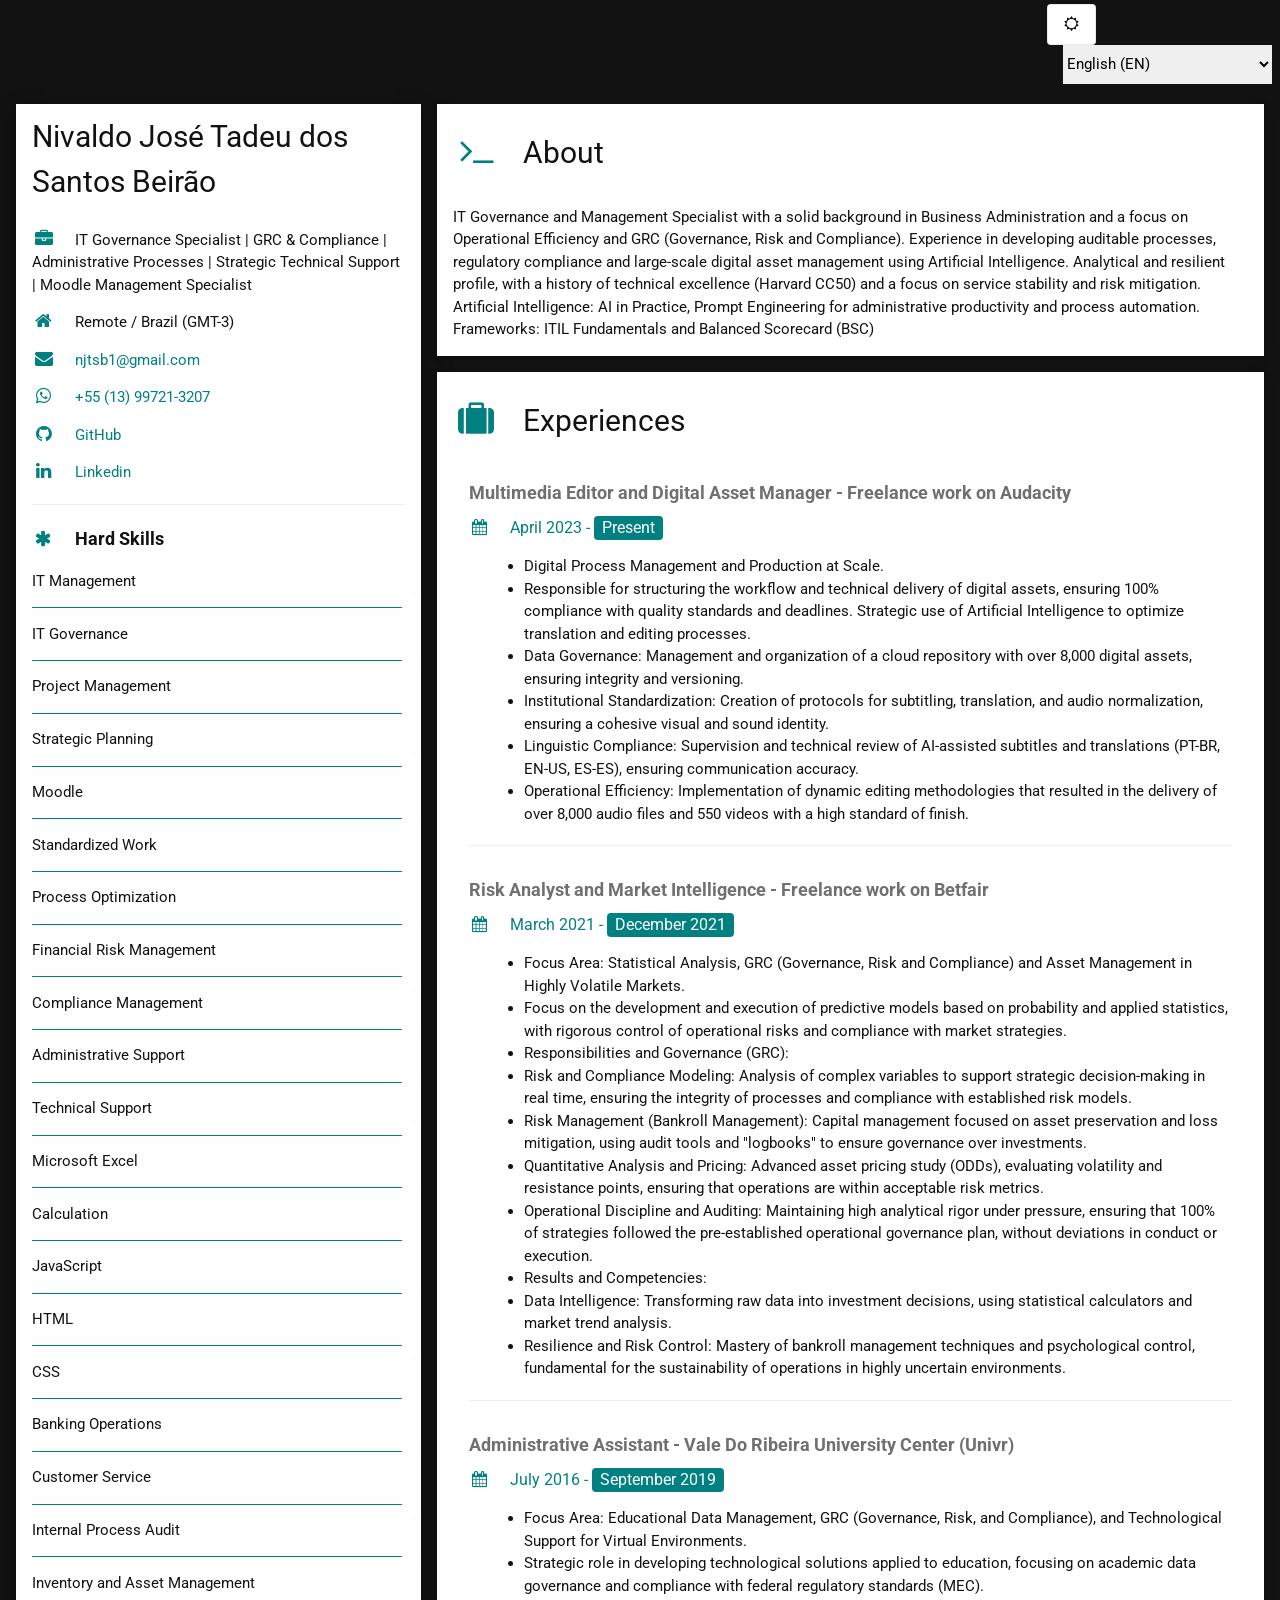
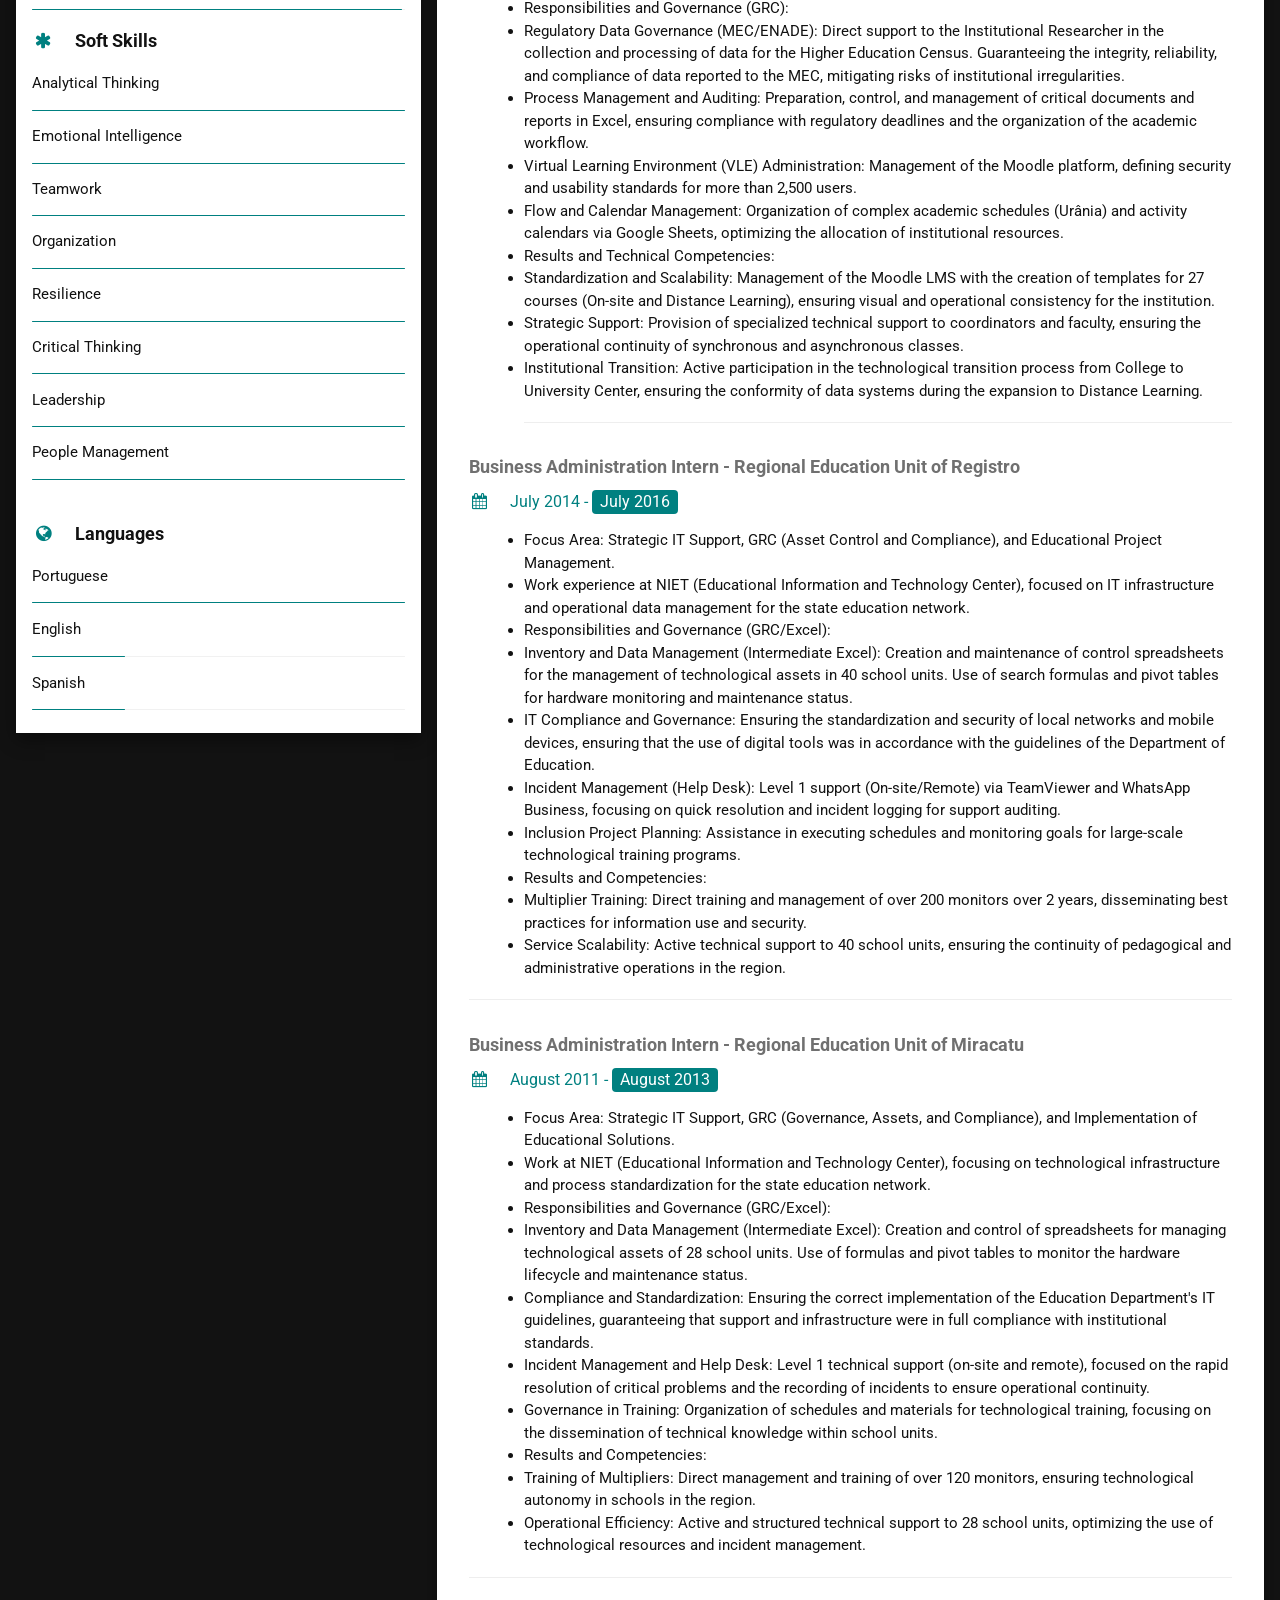
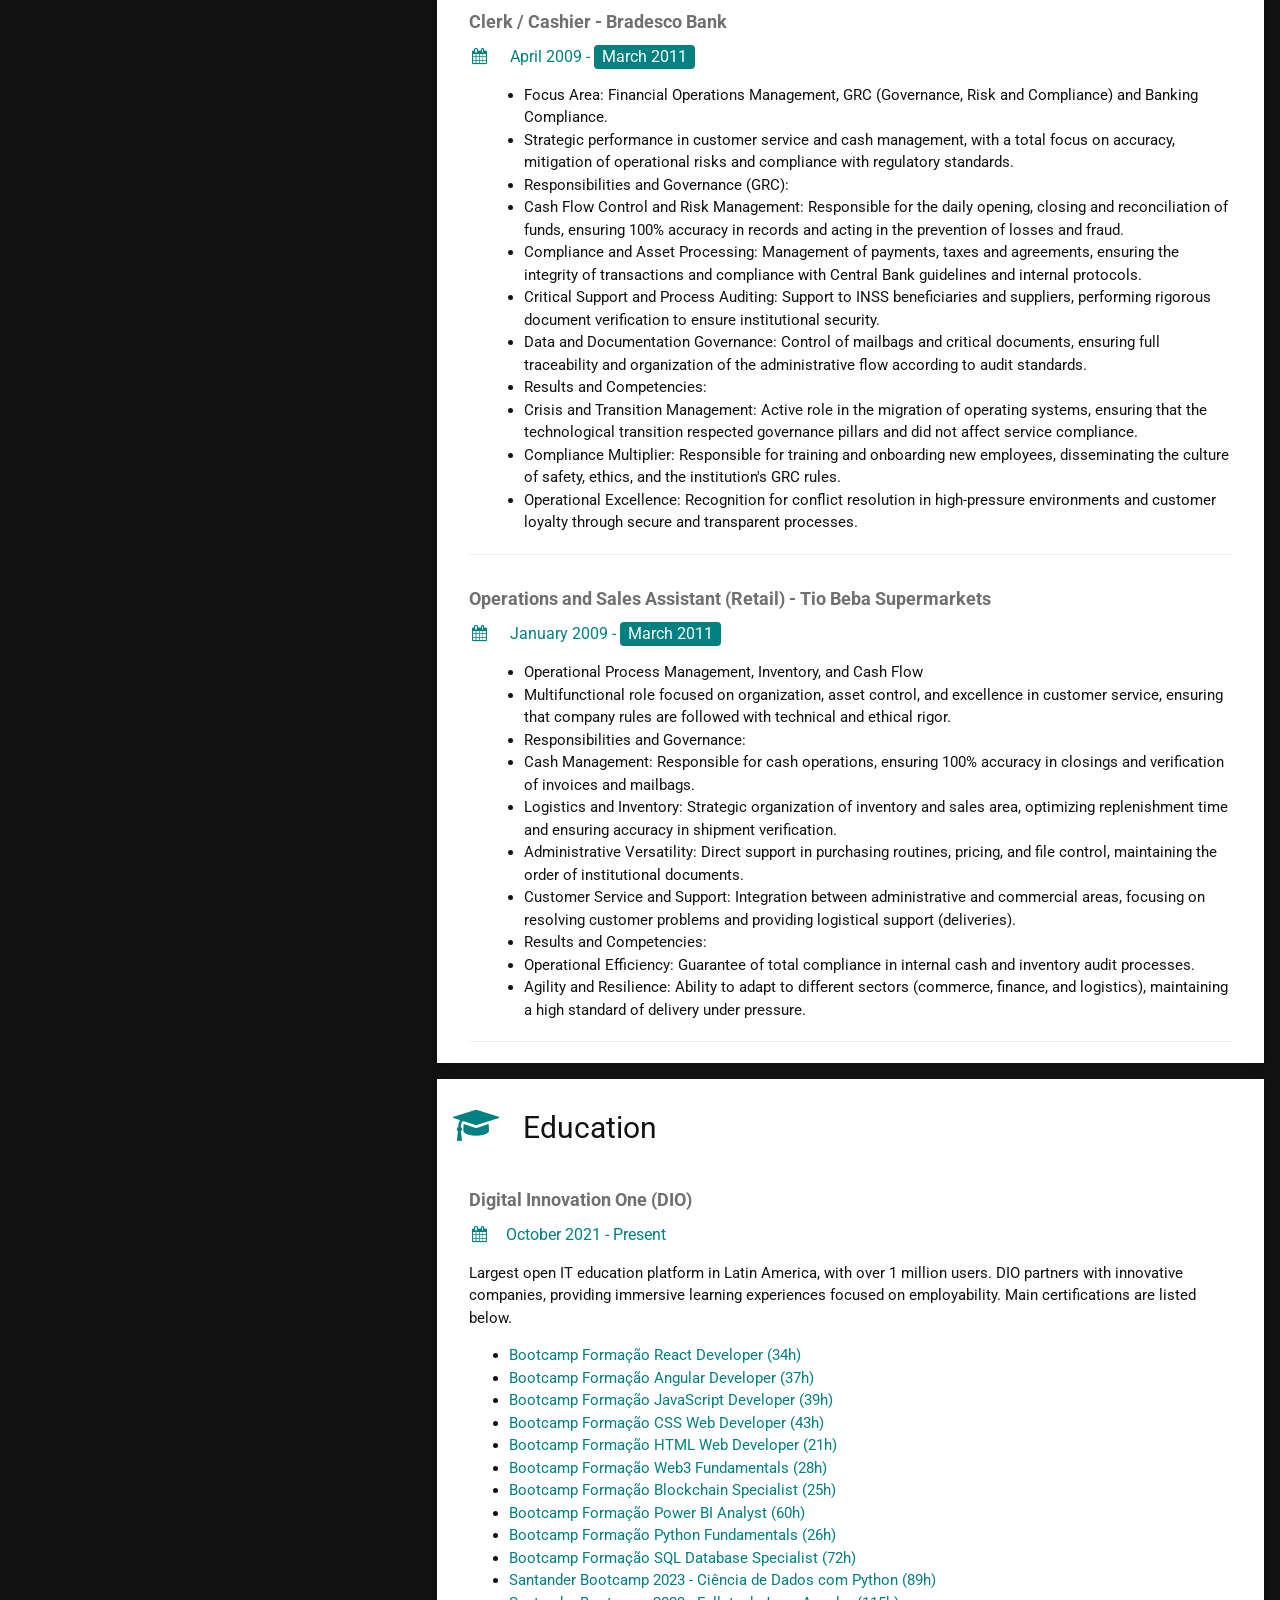
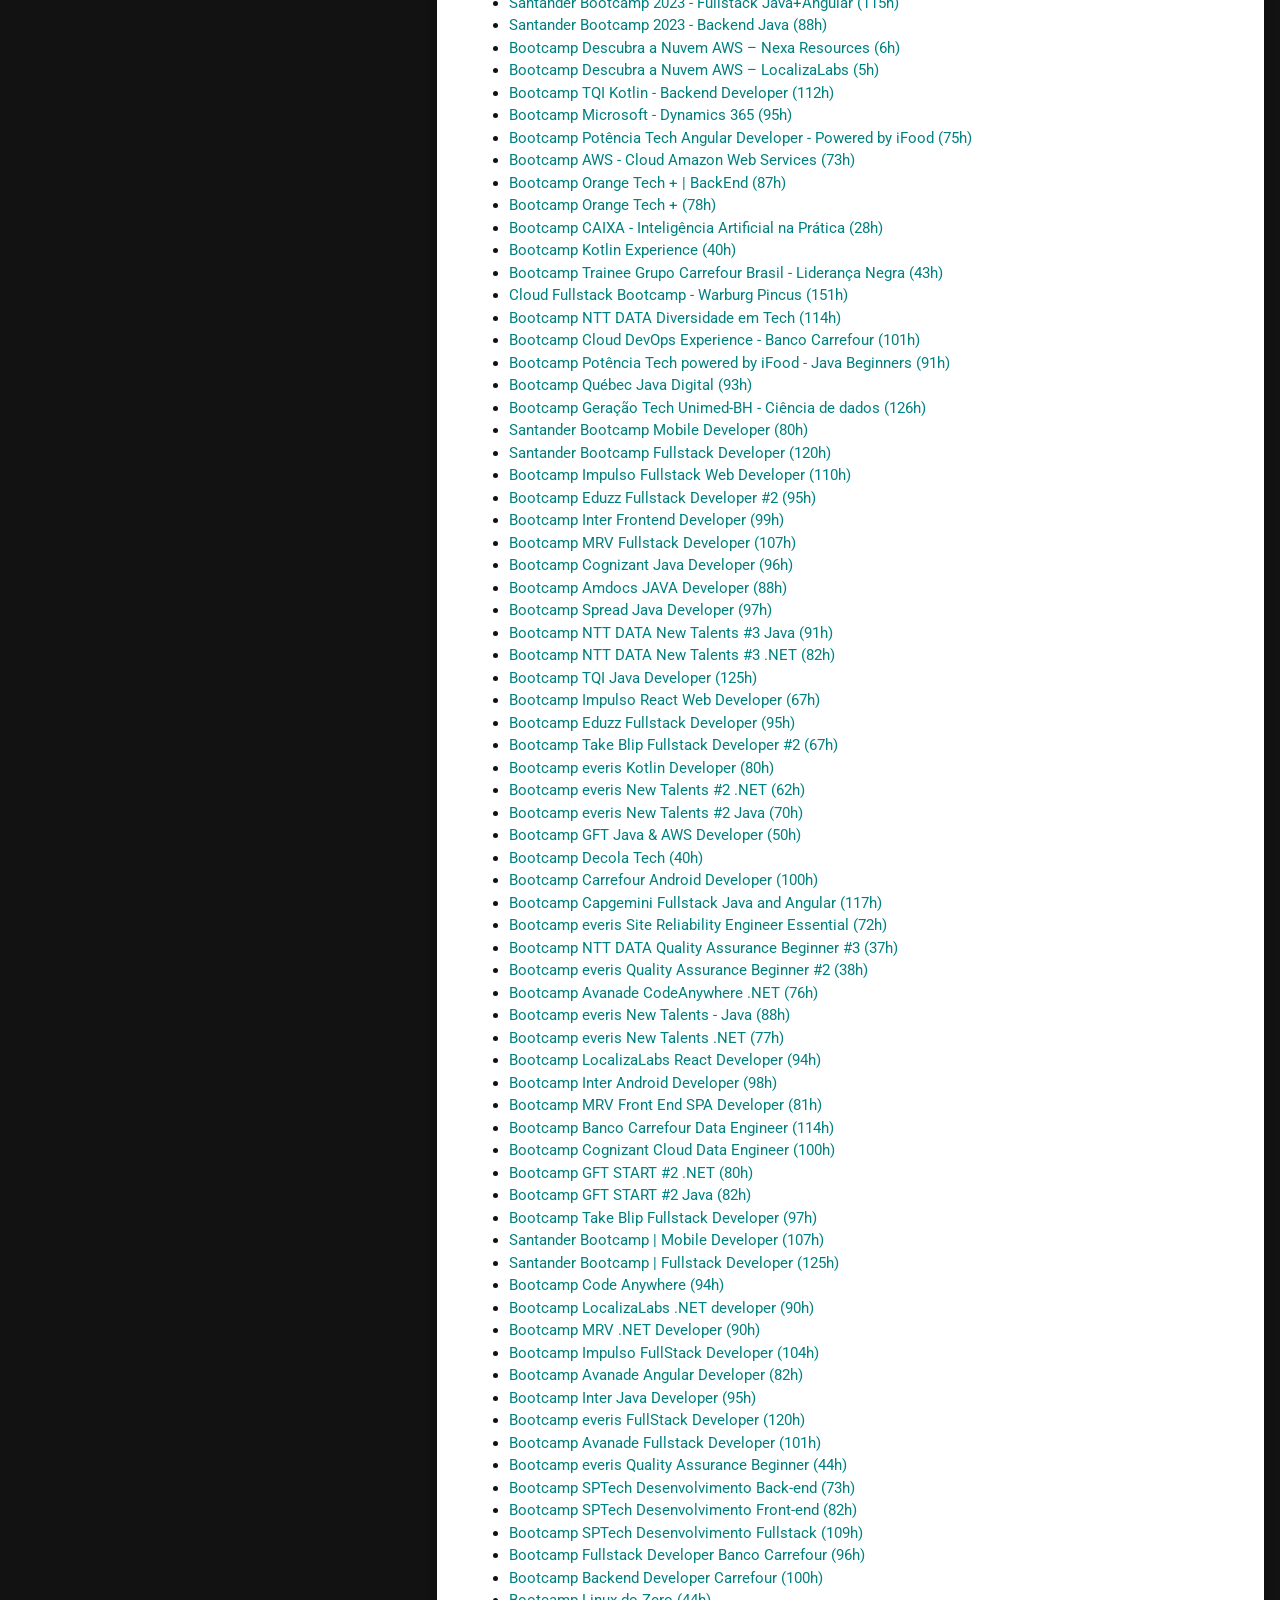
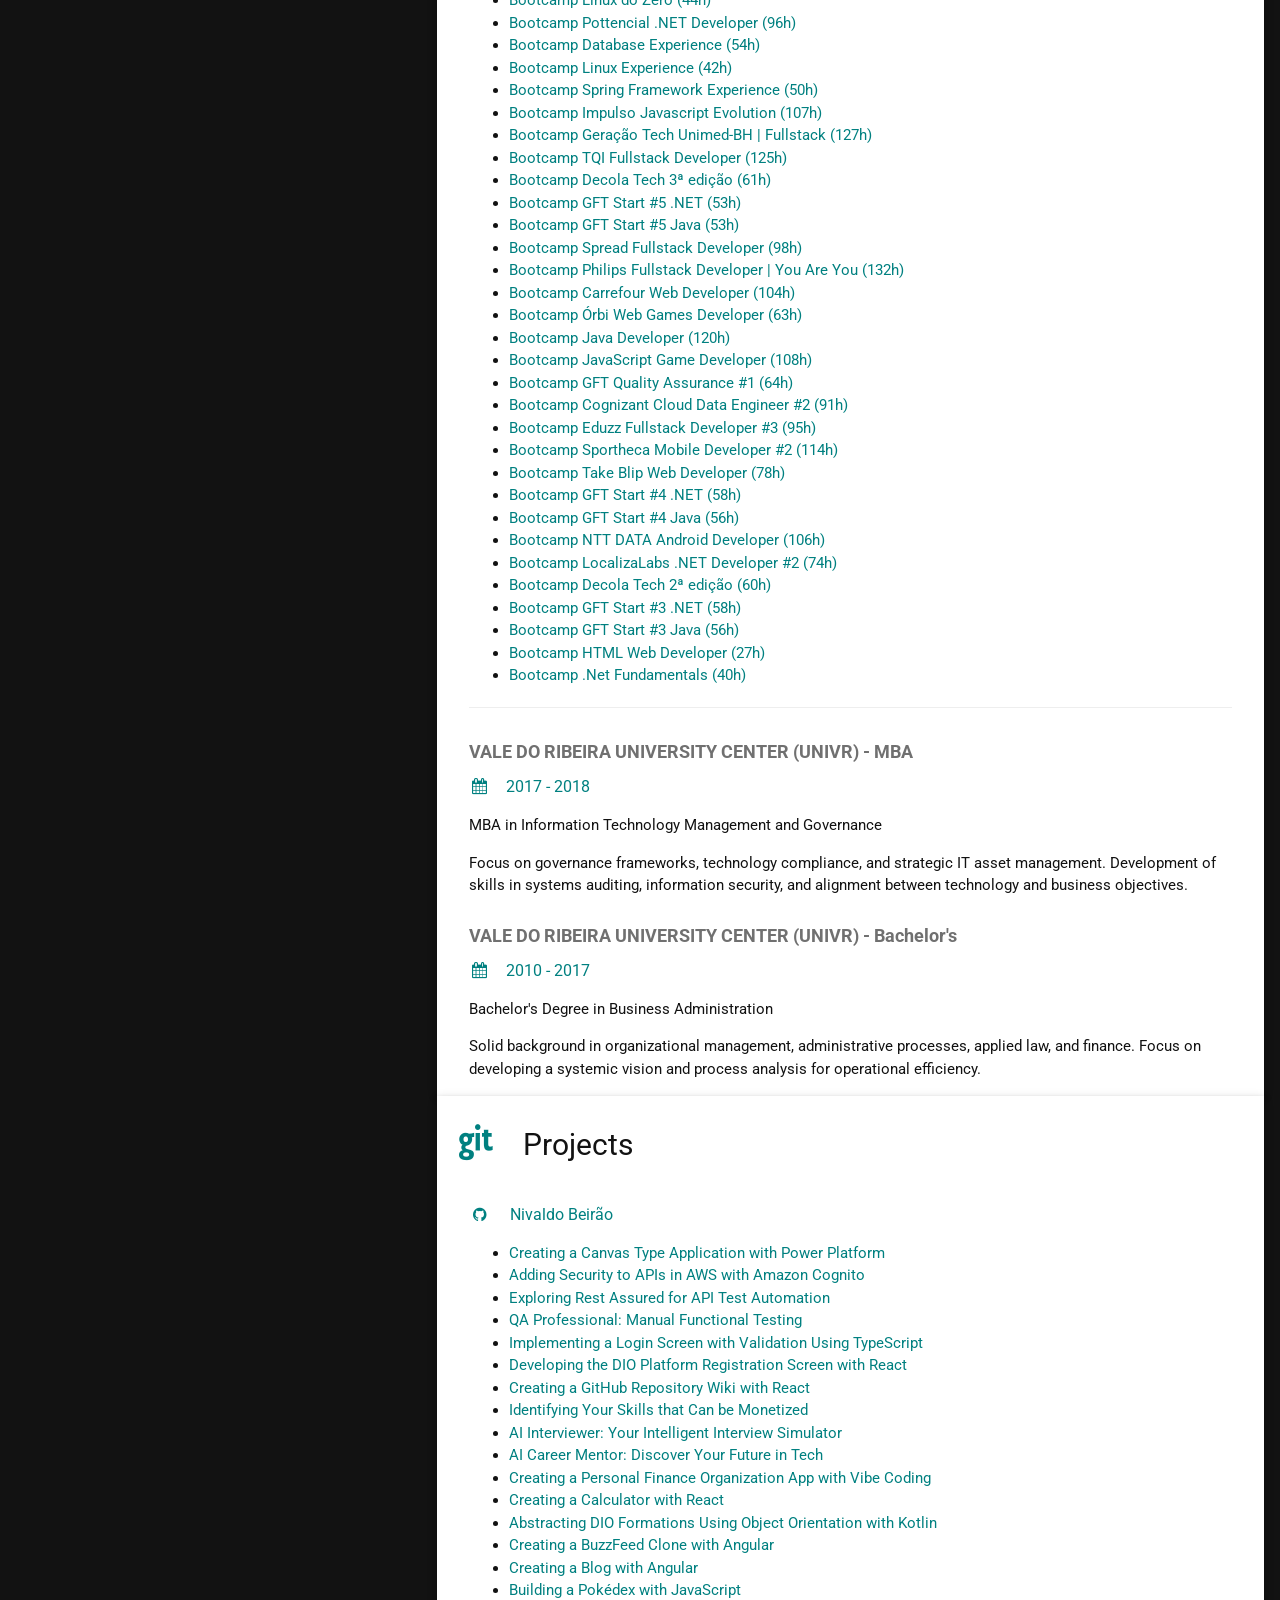
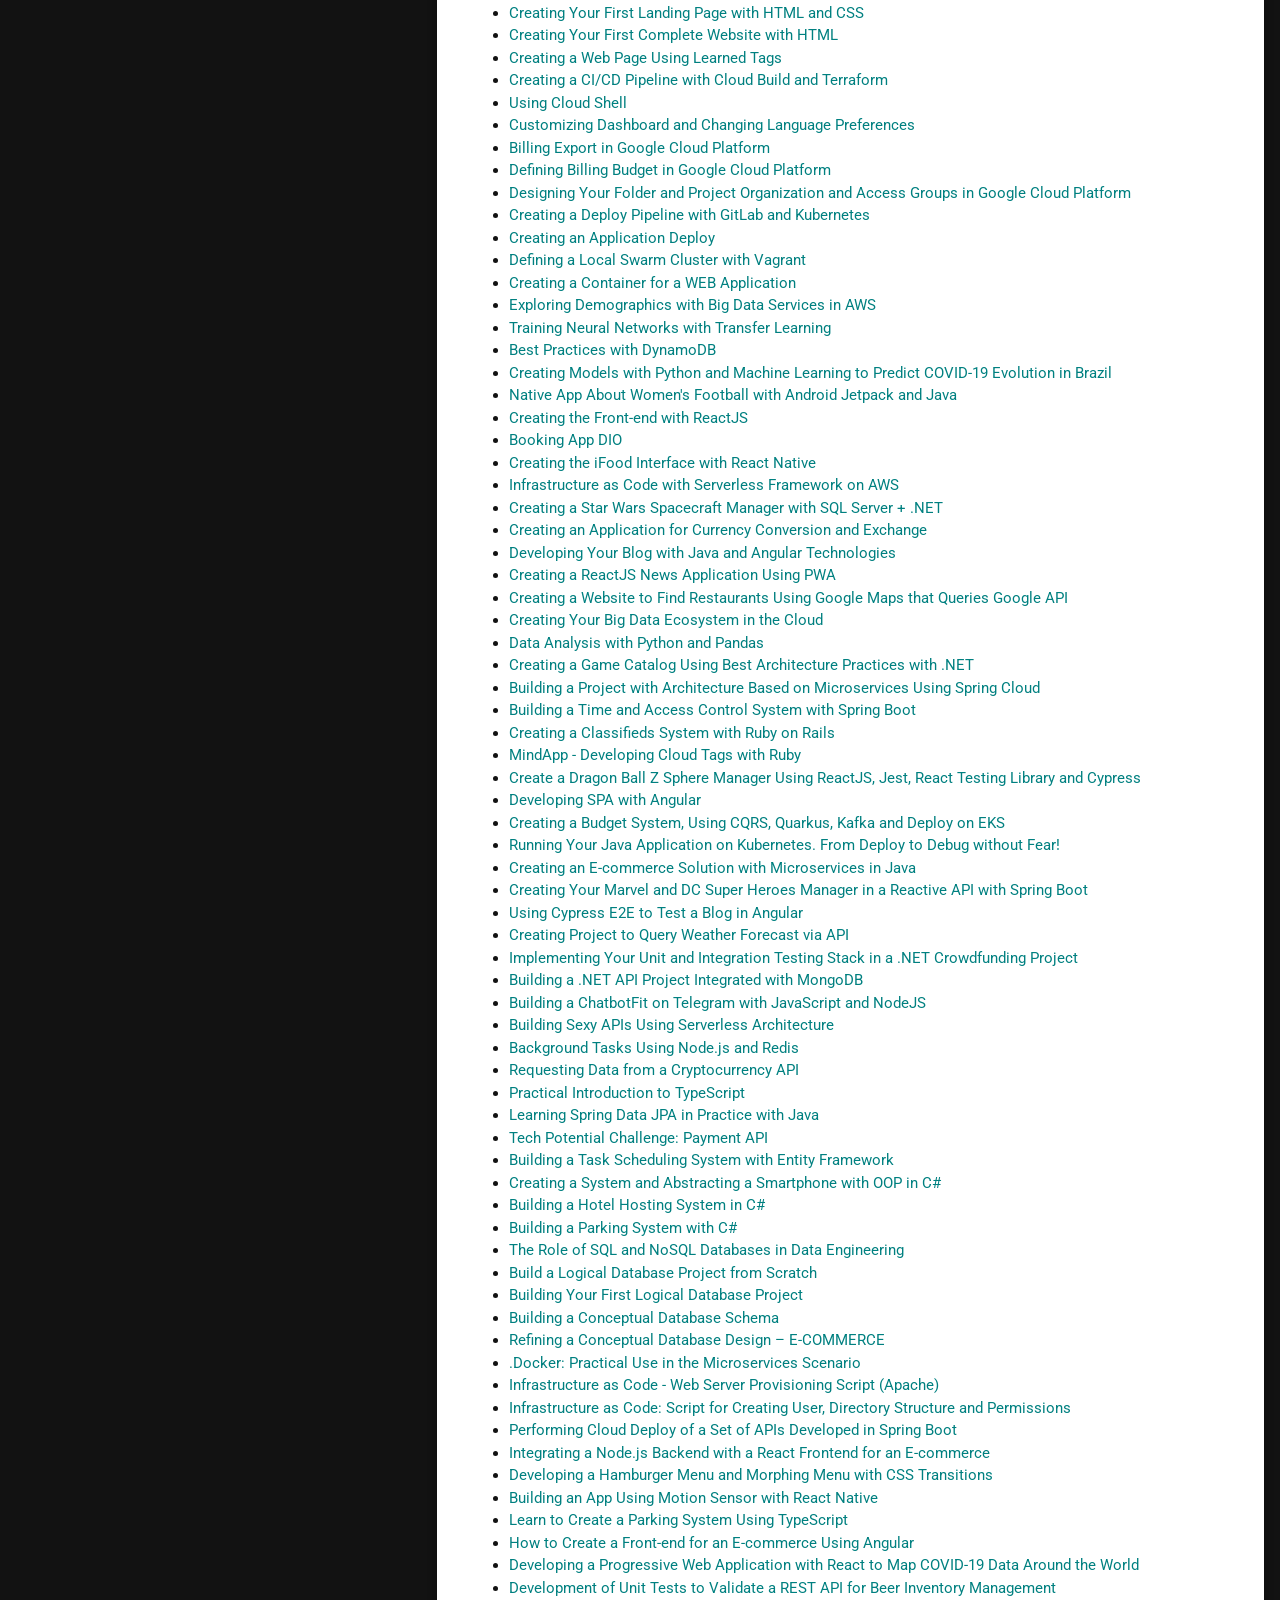
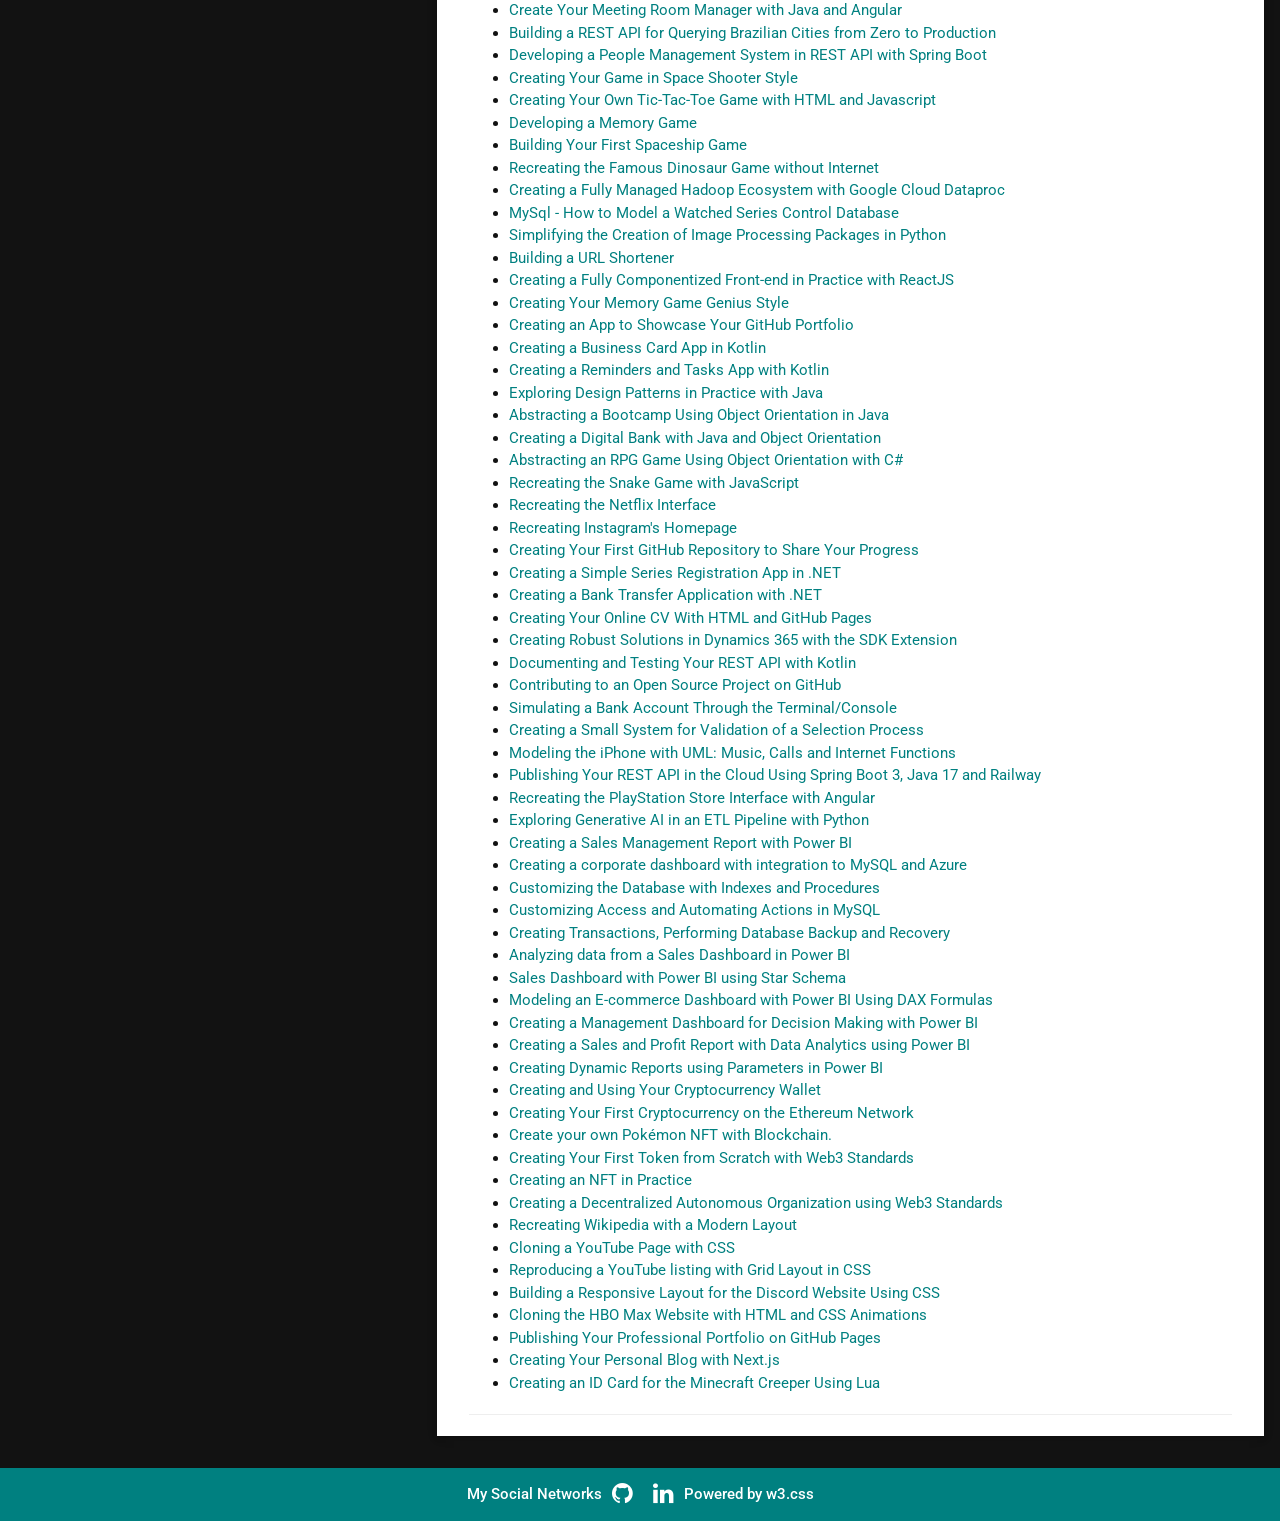
<file: doc/index.html>
<!DOCTYPE html>
<html lang="en">
<head>
  <meta charset="utf-8" />
  <meta name="viewport" content="width=device-width, initial-scale=1" />
  <title data-i18n="meta.title">Nivaldo Beirão - Online CV</title>

  <!-- W3.CSS and Roboto font used for quick layout and styling -->
  <link rel="stylesheet" href="https://www.w3schools.com/w3css/4/w3.css" />
  <link rel="stylesheet" href="https://fonts.googleapis.com/css?family=Roboto" />
  <link rel="stylesheet" href="https://cdnjs.cloudflare.com/ajax/libs/font-awesome/4.7.0/css/font-awesome.min.css" />

  <!-- Local stylesheet -->
  <link rel="stylesheet" href="/doc/style.css" />
</head>

<body class="w3-light-grey" id="page-body">
  <!-- Top controls: Dark/Light toggle and Language selector -->
  <header class="top-controls w3-container w3-padding-small">
    <div class="w3-right w3-margin-right">
      <!-- Dark/Light toggle button -->
      <button id="theme-toggle" class="w3-button w3-white w3-round" aria-label="Toggle theme" title="Toggle theme">
        <i id="theme-icon" class="fa fa-sun-o"></i>
      </button>

      <!-- Language selector -->
      <select id="language-select" class="w3-select w3-margin-left" aria-label="Select language" title="Select language">
        <option value="en-US" selected>English (EN)</option>
        <option value="pt-BR">Português (PT-BR)</option>
        <option value="es-ES">Español (ES-ES)</option>
      </select>
    </div>

    <div class="w3-clear"></div>
  </header>

  <!-- Page Container -->
  <div class="w3-content w3-margin-top" style="max-width:1400px;">
    <!-- Grid -->
    <div class="w3-row-padding">

      <!-- Left Column -->
      <div class="w3-third">
        <div class="w3-white w3-text-grey w3-card-4">
          <div class="w3-container">
            <!-- Name -->
            <h2 id="full-name" data-i18n="name">Nivaldo José Tadeu dos Santos Beirão</h2>
          </div>

          <div class="w3-container">
            <!-- Professional summary short lines -->
            <p><i class="fa fa-briefcase fa-fw w3-margin-right w3-large w3-text-teal"></i>
              <span data-i18n="role">IT Governance Specialist | GRC & Compliance | Administrative Processes | Strategic Technical Support | Moodle Management Specialist</span>
            </p>
            <p><i class="fa fa-home fa-fw w3-margin-right w3-large w3-text-teal"></i>
              <span data-i18n="location">Remoto / Brasil (GMT-3)</span>
            </p>
            <p><i class="fa fa-envelope fa-fw w3-margin-right w3-large w3-text-teal"></i>
              <a href="mailto:njtsb1@gmail.com">njtsb1@gmail.com</a>
            </p>
            <p><i class="fa fa-whatsapp fa-fw w3-margin-right w3-large w3-text-teal"></i>
              <a href="https://wa.me/5513997213207">+55 (13) 99721-3207</a>
            </p>
            <p><i class="fa fa-github fa-fw w3-margin-right w3-large w3-text-teal"></i>
              <a href="https://github.com/njtsb1">GitHub</a>
            </p>
            <p><i class="fa fa-linkedin fa-fw w3-margin-right w3-large w3-text-teal"></i>
              <a href="http://linkedin.com/in/njtsb/">Linkedin</a>
            </p>
            <hr>

                        <!-- Hard Skills with simple progress bars -->
            <p class="w3-large">
              <b><i class="fa fa-asterisk fa-fw w3-margin-right w3-text-teal"></i>
                <span data-i18n="skills.Hard-title">Hard Skills</span>
              </b>
            </p>

            <p data-i18n="skills.IT_Management">IT Management</p>
            <div class="w3-light-grey w3-round-xlarge w3-small">
              <div class="w3-container w3-center w3-round-xlarge w3-teal" style="width:99%"></div>
            </div>

            <p data-i18n="skills.IT_Governance">IT Governance</p>
            <div class="w3-light-grey w3-round-xlarge w3-small">
              <div class="w3-container w3-center w3-round-xlarge w3-teal" style="width:99%"></div>
            </div>

            <p data-i18n="skills.Project-Management">Project Management</p>
            <div class="w3-light-grey w3-round-xlarge w3-small">
              <div class="w3-container w3-center w3-round-xlarge w3-teal" style="width:99%"></div>
            </div>

            <p data-i18n="skills.Strategic-Planning">Strategic Planning</p>
            <div class="w3-light-grey w3-round-xlarge w3-small">
              <div class="w3-container w3-center w3-round-xlarge w3-teal" style="width:99%"></div>
            </div>

            <p data-i18n="skills.Moodle">Moodle</p>
            <div class="w3-light-grey w3-round-xlarge w3-small">
              <div class="w3-container w3-center w3-round-xlarge w3-teal" style="width:99%"></div>
            </div>

            <p data-i18n="skills.Standardized_Work">Standardized Work</p>
            <div class="w3-light-grey w3-round-xlarge w3-small">
              <div class="w3-container w3-center w3-round-xlarge w3-teal" style="width:99%"></div>
            </div>

            <p data-i18n="skills.Process_Optimization">Process Optimization</p>
            <div class="w3-light-grey w3-round-xlarge w3-small">
              <div class="w3-container w3-center w3-round-xlarge w3-teal" style="width:99%"></div>
            </div>

            <p data-i18n="skills.Financial_Risk_Management">Financial Risk Management</p>
            <div class="w3-light-grey w3-round-xlarge w3-small">
              <div class="w3-container w3-center w3-round-xlarge w3-teal" style="width:99%"></div>
            </div>

            <p data-i18n="skills.Compliance_Management">Compliance Management</p>
            <div class="w3-light-grey w3-round-xlarge w3-small">
              <div class="w3-container w3-center w3-round-xlarge w3-teal" style="width:99%"></div>
            </div>

            <p data-i18n="skills.Administrative_Support">Administrative Support</p>
            <div class="w3-light-grey w3-round-xlarge w3-small">
              <div class="w3-container w3-center w3-round-xlarge w3-teal" style="width:99%"></div>
            </div>

            <p data-i18n="skills.Technical_Support">Technical Support</p>
            <div class="w3-light-grey w3-round-xlarge w3-small">
              <div class="w3-container w3-center w3-round-xlarge w3-teal" style="width:99%"></div>
            </div>

            <p data-i18n="skills.Microsoft_Excel">Microsoft Excel</p>
            <div class="w3-light-grey w3-round-xlarge w3-small">
              <div class="w3-container w3-center w3-round-xlarge w3-teal" style="width:99%"></div>
            </div>

            <p data-i18n="skills.Calculation">Calculation</p>
            <div class="w3-light-grey w3-round-xlarge w3-small">
              <div class="w3-container w3-center w3-round-xlarge w3-teal" style="width:99%"></div>
            </div>

            <p data-i18n="skills.JavaScript">JavaScript</p>
            <div class="w3-light-grey w3-round-xlarge w3-small">
              <div class="w3-container w3-center w3-round-xlarge w3-teal" style="width:99%"></div>
            </div>

            <p data-i18n="skills.HTML">HTML</p>
            <div class="w3-light-grey w3-round-xlarge w3-small">
              <div class="w3-container w3-center w3-round-xlarge w3-teal" style="width:99%"></div>
            </div>

            <p data-i18n="skills.CSS">CSS</p>
            <div class="w3-light-grey w3-round-xlarge w3-small">
              <div class="w3-container w3-center w3-round-xlarge w3-teal" style="width:99%"></div>
            </div>

            <p data-i18n="skills.Banking_Operations">Banking Operations</p>
            <div class="w3-light-grey w3-round-xlarge w3-small">
              <div class="w3-container w3-center w3-round-xlarge w3-teal" style="width:99%"></div>
            </div>

            <p data-i18n="skills.Customer_Service">Customer Service</p>
            <div class="w3-light-grey w3-round-xlarge w3-small">
              <div class="w3-container w3-center w3-round-xlarge w3-teal" style="width:99%"></div>
            </div>

            <p data-i18n="skills.Internal_Process_Audit">Internal Process Audit</p>
            <div class="w3-light-grey w3-round-xlarge w3-small">
              <div class="w3-container w3-center w3-round-xlarge w3-teal" style="width:99%"></div>
            </div>

            <p data-i18n="skills.Inventory_and_Asset_Management">Inventory and Asset Management</p>
            <div class="w3-light-grey w3-round-xlarge w3-small">
              <div class="w3-container w3-center w3-round-xlarge w3-teal" style="width:99%"></div>
            </div>

            <!-- Soft Skills with simple progress bars -->
            <p class="w3-large">
              <b><i class="fa fa-asterisk fa-fw w3-margin-right w3-text-teal"></i>
                <span data-i18n="skills.Soft-title">Soft Skills</span>
              </b>
            </p>

            <p data-i18n="skills.Analytical_Thinking">Analytical Thinking</p>
            <div class="w3-light-grey w3-round-xlarge w3-small">
              <div class="w3-container w3-center w3-round-xlarge w3-teal" style="width:100%"></div>
            </div>

            <p data-i18n="skills.Emotional_Intelligence">Emotional Intelligence</p>
            <div class="w3-light-grey w3-round-xlarge w3-small">
              <div class="w3-container w3-center w3-round-xlarge w3-teal" style="width:100%"></div>
            </div>

            <p data-i18n="skills.Teamwork">Teamwork</p>
            <div class="w3-light-grey w3-round-xlarge w3-small">
              <div class="w3-container w3-center w3-round-xlarge w3-teal" style="width:100%"></div>
            </div>
            
            <p data-i18n="skills.Organization">Organization</p>
            <div class="w3-light-grey w3-round-xlarge w3-small">
              <div class="w3-container w3-center w3-round-xlarge w3-teal" style="width:100%"></div>
            </div>

            <p data-i18n="skills.Resilience">Resilience</p>
            <div class="w3-light-grey w3-round-xlarge w3-small">
              <div class="w3-container w3-center w3-round-xlarge w3-teal" style="width:100%"></div>
            </div>

            <p data-i18n="skills.Critical_Thinking">Critical Thinking</p>
            <div class="w3-light-grey w3-round-xlarge w3-small">
              <div class="w3-container w3-center w3-round-xlarge w3-teal" style="width:100%"></div>
            </div>

            <p data-i18n="skills.Leadership">Leadership</p>
            <div class="w3-light-grey w3-round-xlarge w3-small">
              <div class="w3-container w3-center w3-round-xlarge w3-teal" style="width:100%"></div>
            </div>
            
            <p data-i18n="skills.People_Management">People Management</p>
            <div class="w3-light-grey w3-round-xlarge w3-small">
              <div class="w3-container w3-center w3-round-xlarge w3-teal" style="width:100%"></div>
            </div>

            <br>

            <!-- Languages -->
            <p class="w3-large w3-text-theme">
              <b><i class="fa fa-globe fa-fw w3-margin-right w3-text-teal"></i>
                <span data-i18n="languages.title">Languages</span>
              </b>
            </p>

            <p data-i18n="languages.pt">Portuguese</p>
            <div class="w3-light-grey w3-round-xlarge">
              <div class="w3-round-xlarge w3-teal" style="height:1px;width:100%"></div>
            </div>

            <p data-i18n="languages.en">English</p>
            <div class="w3-light-grey w3-round-xlarge">
              <div class="w3-round-xlarge w3-teal" style="height:1px;width:25%"></div>
            </div>

            <p data-i18n="languages.es">Spanish</p>
            <div class="w3-light-grey w3-round-xlarge">
              <div class="w3-round-xlarge w3-teal" style="height:1px;width:25%"></div>
            </div>

            <br>
          </div>
        </div>
        <br>
      </div>

      <!-- Right Column -->
      <div class="w3-twothird">
        <!-- About -->
        <div class="w3-container w3-card w3-white w3-margin-bottom">
          <h2 class="w3-text-grey w3-padding-16">
            <i class="fa fa-terminal fa-fw w3-margin-right w3-xxlarge w3-text-teal"></i>
            <span data-i18n="about.title">About</span>
          </h2>
          <p data-i18n="about.text">
            IT Governance and Management Specialist with a solid background in Business Administration and 
            a focus on Operational Efficiency and GRC (Governance, Risk and Compliance). 
            Experience in developing auditable processes, regulatory compliance and large-scale digital 
            asset management using Artificial Intelligence. Analytical and resilient profile, 
            with a history of technical excellence (Harvard CC50) and a focus on service stability and 
            risk mitigation. Artificial Intelligence: AI in Practice, Prompt Engineering for 
            administrative productivity and process automation. Frameworks: ITIL Fundamentals and 
            Balanced Scorecard (BSC)
          </p>
        </div>

        <!-- Experiences -->
        <div class="w3-container w3-card w3-white w3-margin-bottom">
          <h2 class="w3-text-grey w3-padding-16">
            <i class="fa fa-suitcase fa-fw w3-margin-right w3-xxlarge w3-text-teal"></i>
            <span data-i18n="experience.title">Experiences</span>
          </h2>

          <div class="w3-container">
            <h5 class="w3-opacity">
              <b data-i18n="experience.multimedia.title">Multimedia Editor and Digital Asset Manager - Freelance work on Audacity</b>
            </h5>
            <h6 class="w3-text-teal">
              <i class="fa fa-calendar fa-fw w3-margin-right"></i>
              <span data-i18n="experience.multimedia.date_text">April 2023 -</span>
              <span class="w3-tag w3-teal w3-round" data-i18n="experience.multimedia.date_tag">Present</span>
            </h6>

            <!-- Use list for clear bullet points; these are translatable -->
            <ul class="experience-list">
              <li data-i18n="experience.multimedia.p1">Digital Process Management and Production at Scale.</li>
              <li data-i18n="experience.multimedia.p2">Responsible for structuring the workflow and technical delivery of digital assets, ensuring 100% compliance with quality standards and deadlines. Strategic use of Artificial Intelligence to optimize translation and editing processes.</li>
              <li data-i18n="experience.multimedia.p3">Data Governance: Management and organization of a cloud repository with over 8,000 digital assets, ensuring integrity and versioning.</li>
              <li data-i18n="experience.multimedia.p4">Institutional Standardization: Creation of protocols for subtitling, translation, and audio normalization, ensuring a cohesive visual and sound identity.</li>
              <li data-i18n="experience.multimedia.p5">Linguistic Compliance: Supervision and technical review of AI-assisted subtitles and translations (PT-BR, EN-US, ES-ES), ensuring communication accuracy.</li>
              <li data-i18n="experience.multimedia.p6">Operational Efficiency: Implementation of dynamic editing methodologies that resulted in the delivery of over 8,000 audio files and 550 videos with a high standard of finish.</li>
            </ul>
            <hr>
          </div>

          <div class="w3-container">
            <h5 class="w3-opacity">
              <b data-i18n="experience.sports-trader.title">Risk Analyst and Market Intelligence - Freelance work on Betfair</b>
            </h5>
            <h6 class="w3-text-teal">
              <i class="fa fa-calendar fa-fw w3-margin-right"></i>
              <span data-i18n="experience.sports-trader.date_text">March 2021 -</span>
              <span class="w3-tag w3-teal w3-round" data-i18n="experience.sports-trader.date_tag">December 2021</span>
            </h6>

            <!-- Use list for clear bullet points; these are translatable -->
            <ul class="experience-list">
              <li data-i18n="experience.sports-trader.p1">Focus Area: Statistical Analysis, GRC (Governance, Risk and Compliance) and Asset Management in Highly Volatile Markets.</li>
              <li data-i18n="experience.sports-trader.p2">Focus on the development and execution of predictive models based on probability and applied statistics, with rigorous control of operational risks and compliance with market strategies.</li>
              <li data-i18n="experience.sports-trader.p3">Responsibilities and Governance (GRC):</li>
              <li data-i18n="experience.sports-trader.p4">Risk and Compliance Modeling: Analysis of complex variables to support strategic decision-making in real time, ensuring the integrity of processes and compliance with established risk models.</li>
              <li data-i18n="experience.sports-trader.p5">Risk Management (Bankroll Management): Capital management focused on asset preservation and loss mitigation, using audit tools and "logbooks" to ensure governance over investments.</li>
              <li data-i18n="experience.sports-trader.p6">Quantitative Analysis and Pricing: Advanced asset pricing study (ODDs), evaluating volatility and resistance points, ensuring that operations are within acceptable risk metrics.</li>
              <li data-i18n="experience.sports-trader.p7">Operational Discipline and Auditing: Maintaining high analytical rigor under pressure, ensuring that 100% of strategies followed the pre-established operational governance plan, without deviations in conduct or execution.</li>
              <li data-i18n="experience.sports-trader.p8">Results and Competencies:</li>
              <li data-i18n="experience.sports-trader.p9">Data Intelligence: Transforming raw data into investment decisions, using statistical calculators and market trend analysis.</li>
              <li data-i18n="experience.sports-trader.p10">Resilience and Risk Control: Mastery of bankroll management techniques and psychological control, fundamental for the sustainability of operations in highly uncertain environments.</li>
            </ul>
            <hr>
          </div>

          <div class="w3-container">
            <h5 class="w3-opacity">
              <b data-i18n="experience.administrative-assistant.title">Administrative Assistant - Vale Do Ribeira University Center (Univr)</b>
            </h5>
            <h6 class="w3-text-teal">
              <i class="fa fa-calendar fa-fw w3-margin-right"></i>
              <span data-i18n="experience.administrative-assistant.date_text">July 2016 -</span>
              <span class="w3-tag w3-teal w3-round" data-i18n="experience.administrative-assistant.date_tag">September 2019</span>
            </h6>

            <!-- Use list for clear bullet points; these are translatable -->
            <ul class="experience-list">
              <li data-i18n="experience.administrative-assistant.p1">Focus Area: Educational Data Management, GRC (Governance, Risk, and Compliance), and Technological Support for Virtual Environments.</li>
              <li data-i18n="experience.administrative-assistant.p2">Strategic role in developing technological solutions applied to education, focusing on academic data governance and compliance with federal regulatory standards (MEC).</li>
              <li data-i18n="experience.administrative-assistant.p3">Responsibilities and Governance (GRC):</li>
              <li data-i18n="experience.administrative-assistant.p4">Regulatory Data Governance (MEC/ENADE): Direct support to the Institutional Researcher in the collection and processing of data for the Higher Education Census. Guaranteeing the integrity, reliability, and compliance of data reported to the MEC, mitigating risks of institutional irregularities.</li>
              <li data-i18n="experience.administrative-assistant.p5">Process Management and Auditing: Preparation, control, and management of critical documents and reports in Excel, ensuring compliance with regulatory deadlines and the organization of the academic workflow.</li>
              <li data-i18n="experience.administrative-assistant.p6">Virtual Learning Environment (VLE) Administration: Management of the Moodle platform, defining security and usability standards for more than 2,500 users.</li>
              <li data-i18n="experience.administrative-assistant.p7">Flow and Calendar Management: Organization of complex academic schedules (Urânia) and activity calendars via Google Sheets, optimizing the allocation of institutional resources.</li>
              <li data-i18n="experience.administrative-assistant.p8">Results and Technical Competencies:</li>
              <li data-i18n="experience.administrative-assistant.p9">Standardization and Scalability: Management of the Moodle LMS with the creation of templates for 27 courses (On-site and Distance Learning), ensuring visual and operational consistency for the institution.</li>
              <li data-i18n="experience.administrative-assistant.p10">Strategic Support: Provision of specialized technical support to coordinators and faculty, ensuring the operational continuity of synchronous and asynchronous classes.</li>
              <li data-i18n="experience.administrative-assistant.p11">Institutional Transition: Active participation in the technological transition process from College to University Center, ensuring the conformity of data systems during the expansion to Distance Learning.</li>
            <hr>
          </div>

          <div class="w3-container">
            <h5 class="w3-opacity">
              <b data-i18n="experience.intern-registro.title">Business Administration Intern - Regional Education Unit of Registro</b>
            </h5>
            <h6 class="w3-text-teal">
              <i class="fa fa-calendar fa-fw w3-margin-right"></i>
              <span data-i18n="experience.intern-registro.date_text">July 2014 -</span>
              <span class="w3-tag w3-teal w3-round" data-i18n="experience.intern-registro.date_tag">July 2016</span>
            </h6>

            <!-- Use list for clear bullet points; these are translatable -->
            <ul class="experience-list">
              <li data-i18n="experience.intern-registro.p1">Focus Area: Strategic IT Support, GRC (Asset Control and Compliance), and Educational Project Management.</li>
              <li data-i18n="experience.intern-registro.p2">Work experience at NIET (Educational Information and Technology Center), focused on IT infrastructure and operational data management for the state education network.</li>
              <li data-i18n="experience.intern-registro.p3">Responsibilities and Governance (GRC/Excel):</li>
              <li data-i18n="experience.intern-registro.p4">Inventory and Data Management (Intermediate Excel): Creation and maintenance of control spreadsheets for the management of technological assets in 40 school units. Use of search formulas and pivot tables for hardware monitoring and maintenance status.</li>
              <li data-i18n="experience.intern-registro.p5">IT Compliance and Governance: Ensuring the standardization and security of local networks and mobile devices, ensuring that the use of digital tools was in accordance with the guidelines of the Department of Education.</li>
              <li data-i18n="experience.intern-registro.p6">Incident Management (Help Desk): Level 1 support (On-site/Remote) via TeamViewer and WhatsApp Business, focusing on quick resolution and incident logging for support auditing.</li>
              <li data-i18n="experience.intern-registro.p7">Inclusion Project Planning: Assistance in executing schedules and monitoring goals for large-scale technological training programs.</li>
              <li data-i18n="experience.intern-registro.p8">Results and Competencies:</li>
              <li data-i18n="experience.intern-registro.p9">Multiplier Training: Direct training and management of over 200 monitors over 2 years, disseminating best practices for information use and security.</li>
              <li data-i18n="experience.intern-registro.p10">Service Scalability: Active technical support to 40 school units, ensuring the continuity of pedagogical and administrative operations in the region.</li>
            </ul>
            <hr>
          </div>

          <div class="w3-container">
            <h5 class="w3-opacity">
              <b data-i18n="experience.intern-miracatu.title">Business Administration Intern - Regional Education Unit of Miracatu</b>
            </h5>
            <h6 class="w3-text-teal">
              <i class="fa fa-calendar fa-fw w3-margin-right"></i>
              <span data-i18n="experience.intern-miracatu.date_text">August 2011 -</span>
              <span class="w3-tag w3-teal w3-round" data-i18n="experience.intern-miracatu.date_tag">August 2013</span>
            </h6>

            <!-- Use list for clear bullet points; these are translatable -->
            <ul class="experience-list">
              <li data-i18n="experience.intern-miracatu.p1">Focus Area: Strategic IT Support, GRC (Governance, Assets, and Compliance), and Implementation of Educational Solutions.</li>
              <li data-i18n="experience.intern-miracatu.p2">Work at NIET (Educational Information and Technology Center), focusing on technological infrastructure and process standardization for the state education network.</li>
              <li data-i18n="experience.intern-miracatu.p3">Responsibilities and Governance (GRC/Excel):</li>
              <li data-i18n="experience.intern-miracatu.p4">Inventory and Data Management (Intermediate Excel): Creation and control of spreadsheets for managing technological assets of 28 school units. Use of formulas and pivot tables to monitor the hardware lifecycle and maintenance status.</li>
              <li data-i18n="experience.intern-miracatu.p5">Compliance and Standardization: Ensuring the correct implementation of the Education Department's IT guidelines, guaranteeing that support and infrastructure were in full compliance with institutional standards.</li>
              <li data-i18n="experience.intern-miracatu.p6">Incident Management and Help Desk: Level 1 technical support (on-site and remote), focused on the rapid resolution of critical problems and the recording of incidents to ensure operational continuity.</li>
              <li data-i18n="experience.intern-miracatu.p7">Governance in Training: Organization of schedules and materials for technological training, focusing on the dissemination of technical knowledge within school units.</li>
              <li data-i18n="experience.intern-miracatu.p8">Results and Competencies:</li>
              <li data-i18n="experience.intern-miracatu.p9">Training of Multipliers: Direct management and training of over 120 monitors, ensuring technological autonomy in schools in the region.</li>
              <li data-i18n="experience.intern-miracatu.p10">Operational Efficiency: Active and structured technical support to 28 school units, optimizing the use of technological resources and incident management.</li>
            </ul>
            <hr>
          </div>

          <div class="w3-container">
            <h5 class="w3-opacity">
              <b data-i18n="experience.cashier-bank.title">Clerk / Cashier - Bradesco Bank</b>
            </h5>
            <h6 class="w3-text-teal">
              <i class="fa fa-calendar fa-fw w3-margin-right"></i>
              <span data-i18n="experience.cashier-bank.date_text">April 2009 -</span>
              <span class="w3-tag w3-teal w3-round" data-i18n="experience.cashier-bank.date_tag">March 2011</span>
            </h6>

            <!-- Use list for clear bullet points; these are translatable -->
            <ul class="experience-list">
              <li data-i18n="experience.cashier-bank.p1">Focus Area: Financial Operations Management, GRC (Governance, Risk and Compliance) and Banking Compliance.</li>
              <li data-i18n="experience.cashier-bank.p2">Strategic performance in customer service and cash management, with a total focus on accuracy, mitigation of operational risks and compliance with regulatory standards.</li>
              <li data-i18n="experience.cashier-bank.p3">Responsibilities and Governance (GRC):</li>
              <li data-i18n="experience.cashier-bank.p4">Cash Flow Control and Risk Management: Responsible for the daily opening, closing and reconciliation of funds, ensuring 100% accuracy in records and acting in the prevention of losses and fraud.</li>
              <li data-i18n="experience.cashier-bank.p5">Compliance and Asset Processing: Management of payments, taxes and agreements, ensuring the integrity of transactions and compliance with Central Bank guidelines and internal protocols.</li>
              <li data-i18n="experience.cashier-bank.p6">Critical Support and Process Auditing: Support to INSS beneficiaries and suppliers, performing rigorous document verification to ensure institutional security.</li>
              <li data-i18n="experience.cashier-bank.p7">Data and Documentation Governance: Control of mailbags and critical documents, ensuring full traceability and organization of the administrative flow according to audit standards.</li>
              <li data-i18n="experience.cashier-bank.p8">Results and Competencies:</li>
              <li data-i18n="experience.cashier-bank.p9">Crisis and Transition Management: Active role in the migration of operating systems, ensuring that the technological transition respected governance pillars and did not affect service compliance.</li>
              <li data-i18n="experience.cashier-bank.p10">Compliance Multiplier: Responsible for training and onboarding new employees, disseminating the culture of safety, ethics, and the institution's GRC rules.</li>
              <li data-i18n="experience.cashier-bank.p11">Operational Excellence: Recognition for conflict resolution in high-pressure environments and customer loyalty through secure and transparent processes.</li>
            </ul>
            <hr>
          </div>

          <div class="w3-container">
            <h5 class="w3-opacity">
              <b data-i18n="experience.general-services.title">Operations and Sales Assistant (Retail) - Tio Beba Supermarkets</b>
            </h5>
            <h6 class="w3-text-teal">
              <i class="fa fa-calendar fa-fw w3-margin-right"></i>
              <span data-i18n="experience.general-services.date_text">January 2009 -</span>
              <span class="w3-tag w3-teal w3-round" data-i18n="experience.general-services.date_tag">March 2011</span>
            </h6>

            <!-- Use list for clear bullet points; these are translatable -->
            <ul class="experience-list">
              <li data-i18n="experience.general-services.p1">Operational Process Management, Inventory, and Cash Flow</li>
              <li data-i18n="experience.general-services.p2">Multifunctional role focused on organization, asset control, and excellence in customer service, ensuring that company rules are followed with technical and ethical rigor.</li>
              <li data-i18n="experience.general-services.p3">Responsibilities and Governance:</li>
              <li data-i18n="experience.general-services.p4">Cash Management: Responsible for cash operations, ensuring 100% accuracy in closings and verification of invoices and mailbags.</li>
              <li data-i18n="experience.general-services.p5">Logistics and Inventory: Strategic organization of inventory and sales area, optimizing replenishment time and ensuring accuracy in shipment verification.</li>
              <li data-i18n="experience.general-services.p6">Administrative Versatility: Direct support in purchasing routines, pricing, and file control, maintaining the order of institutional documents.</li>
              <li data-i18n="experience.general-services.p7">Customer Service and Support: Integration between administrative and commercial areas, focusing on resolving customer problems and providing logistical support (deliveries).</li>
              <li data-i18n="experience.general-services.p8">Results and Competencies:</li>
              <li data-i18n="experience.general-services.p9">Operational Efficiency: Guarantee of total compliance in internal cash and inventory audit processes.</li>
              <li data-i18n="experience.general-services.p10">Agility and Resilience: Ability to adapt to different sectors (commerce, finance, and logistics), maintaining a high standard of delivery under pressure.</li>
            </ul>
            <hr>
          </div>
        </div>

        <!-- Education -->
        <div class="w3-container w3-card w3-white">
          <h2 class="w3-text-grey w3-padding-16">
            <i class="fa fa-graduation-cap fa-fw w3-margin-right w3-xxlarge w3-text-teal"></i>
            <span data-i18n="education.title">Education</span>
          </h2>

          <div class="w3-container">
            <h5 class="w3-opacity"><b data-i18n="education.dio.title">Digital Innovation One (DIO)</b></h5>
            <h6 class="w3-text-teal"><i class="fa fa-calendar fa-fw w3-margin-right"></i><span data-i18n="education.dio.date">October 2021 - Present</span></h6>
            <p data-i18n="education.dio.text">
              Largest open IT education platform in Latin America, with over 1 million users. DIO partners with innovative companies,
              providing immersive learning experiences focused on employability. Main certifications are listed below.
            </p>
            <ul>
              <li><a href="https://www.dio.me/certificate/NPMZMJKT" target="_blank" rel="noopener">Bootcamp Formação React Developer (34h)</a></li>
              <li><a href="https://www.dio.me/certificate/IESVEI4J" target="_blank" rel="noopener">Bootcamp Formação Angular Developer (37h)</a></li>
              <li><a href="https://www.dio.me/certificate/SHTUZDWM" target="_blank" rel="noopener">Bootcamp Formação JavaScript Developer (39h)</a></li>
              <li><a href="https://www.dio.me/certificate/6GHFMP47" target="_blank" rel="noopener">Bootcamp Formação CSS Web Developer (43h)</a></li>
              <li><a href="https://www.dio.me/certificate/DMR4EDYO" target="_blank" rel="noopener">Bootcamp Formação HTML Web Developer (21h)</a></li>
              <li><a href="https://www.dio.me/certificate/3FY4ZEQR" target="_blank" rel="noopener">Bootcamp Formação Web3 Fundamentals (28h)</a></li>
              <li><a href="https://www.dio.me/certificate/7DGCGIUZ" target="_blank" rel="noopener">Bootcamp Formação Blockchain Specialist (25h)</a></li>
              <li><a href="https://www.dio.me/certificate/BWXZCQLO" target="_blank" rel="noopener">Bootcamp Formação Power BI Analyst (60h)</a></li>
              <li><a href="https://www.dio.me/certificate/93HYGJLA" target="_blank" rel="noopener">Bootcamp Formação Python Fundamentals (26h)</a></li>
              <li><a href="https://www.dio.me/certificate/XQKDOFKD" target="_blank" rel="noopener">Bootcamp Formação SQL Database Specialist (72h)</a></li>
              <li><a href="https://www.dio.me/certificate/LZNPV06I" target="_blank" rel="noopener">Santander Bootcamp 2023 - Ciência de Dados com Python (89h)</a></li>
              <li><a href="https://www.dio.me/certificate/B2UPMZU5" target="_blank" rel="noopener">Santander Bootcamp 2023 - Fullstack Java+Angular (115h)</a></li>
              <li><a href="https://www.dio.me/certificate/DVC26QIB" target="_blank" rel="noopener">Santander Bootcamp 2023 - Backend Java (88h)</a></li>
              <li><a href="https://www.dio.me/certificate/M2WSARUY" target="_blank" rel="noopener">Bootcamp Descubra a Nuvem AWS – Nexa Resources (6h)</a></li>
              <li><a href="https://www.dio.me/certificate/UWNA5QCW" target="_blank" rel="noopener">Bootcamp Descubra a Nuvem AWS – LocalizaLabs (5h)</a></li>
              <li><a href="https://www.dio.me/certificate/DRRDNWOA" target="_blank" rel="noopener">Bootcamp TQI Kotlin - Backend Developer (112h)</a></li>
              <li><a href="https://www.dio.me/certificate/GQKP1VQ5" target="_blank" rel="noopener">Bootcamp Microsoft - Dynamics 365 (95h)</a></li>
              <li><a href="https://www.dio.me/certificate/BZFBMMSH" target="_blank" rel="noopener">Bootcamp Potência Tech Angular Developer - Powered by iFood (75h)</a></li>
              <li><a href="https://www.dio.me/certificate/FGMCMTJB" target="_blank" rel="noopener">Bootcamp AWS - Cloud Amazon Web Services (73h)</a></li>
              <li><a href="https://www.dio.me/certificate/D6GTPM73" target="_blank" rel="noopener">Bootcamp Orange Tech + | BackEnd (87h)</a></li>
              <li><a href="https://www.dio.me/certificate/JSJM1OWL" target="_blank" rel="noopener">Bootcamp Orange Tech + (78h)</a></li>
              <li><a href="https://www.dio.me/certificate/ZRC0TIXG" target="_blank" rel="noopener">Bootcamp CAIXA - Inteligência Artificial na Prática (28h)</a></li>
              <li><a href="https://www.dio.me/certificate/HO7TUMQP" target="_blank" rel="noopener">Bootcamp Kotlin Experience (40h)</a></li>
              <li><a href="https://www.dio.me/certificate/K7AL7VL8" target="_blank" rel="noopener">Bootcamp Trainee Grupo Carrefour Brasil - Liderança Negra (43h)</a></li>
              <li><a href="https://www.dio.me/certificate/SQ91OG77" target="_blank" rel="noopener">Cloud Fullstack Bootcamp - Warburg Pincus (151h)</a></li>
              <li><a href="https://www.dio.me/certificate/XOUKWJXX" target="_blank" rel="noopener">Bootcamp NTT DATA Diversidade em Tech (114h)</a></li>
              <li><a href="https://www.dio.me/certificate/XKISJSVJ" target="_blank" rel="noopener">Bootcamp Cloud DevOps Experience - Banco Carrefour (101h)</a></li>
              <li><a href="https://www.dio.me/certificate/DJTPLYNM" target="_blank" rel="noopener">Bootcamp Potência Tech powered by iFood - Java Beginners (91h)</a></li>
              <li><a href="https://www.dio.me/certificate/6F95E2E6" target="_blank" rel="noopener">Bootcamp Québec Java Digital (93h)</a></li>
              <li><a href="https://www.dio.me/certificate/AD097E0B" target="_blank" rel="noopener">Bootcamp Geração Tech Unimed-BH - Ciência de dados (126h)</a></li>
              <li><a href="https://www.dio.me/certificate/9B065831" target="_blank" rel="noopener">Santander Bootcamp Mobile Developer (80h)</a></li>
              <li><a href="https://www.dio.me/certificate/F318884A" target="_blank" rel="noopener">Santander Bootcamp Fullstack Developer (120h)</a></li>
              <li><a href="https://www.dio.me/certificate/948515C9" target="_blank" rel="noopener">Bootcamp Impulso Fullstack Web Developer (110h)</a></li>
              <li><a href="https://www.dio.me/certificate/B499AF19" target="_blank" rel="noopener">Bootcamp Eduzz Fullstack Developer #2 (95h)</a></li>
              <li><a href="https://www.dio.me/certificate/B8F50F9A" target="_blank" rel="noopener">Bootcamp Inter Frontend Developer (99h)</a></li>
              <li><a href="https://www.dio.me/certificate/B39DD166" target="_blank" rel="noopener">Bootcamp MRV Fullstack Developer (107h)</a></li>
              <li><a href="https://www.dio.me/certificate/6C1BCA92" target="_blank" rel="noopener">Bootcamp Cognizant Java Developer (96h)</a></li>
              <li><a href="https://www.dio.me/certificate/A71E98B4" target="_blank" rel="noopener">Bootcamp Amdocs JAVA Developer (88h)</a></li>
              <li><a href="https://www.dio.me/certificate/D76B27D6" target="_blank" rel="noopener">Bootcamp Spread Java Developer (97h)</a></li>
              <li><a href="https://www.dio.me/certificate/C8EB6EAD" target="_blank" rel="noopener">Bootcamp NTT DATA New Talents #3 Java (91h)</a></li>
              <li><a href="https://www.dio.me/certificate/12CC94E8" target="_blank" rel="noopener">Bootcamp NTT DATA New Talents #3 .NET (82h)</a></li>
              <li><a href="https://www.dio.me/certificate/8EB62158" target="_blank" rel="noopener">Bootcamp TQI Java Developer (125h)</a></li>
              <li><a href="https://www.dio.me/certificate/5472E669" target="_blank" rel="noopener">Bootcamp Impulso React Web Developer (67h)</a></li>
              <li><a href="https://www.dio.me/certificate/24BF4448" target="_blank" rel="noopener">Bootcamp Eduzz Fullstack Developer (95h)</a></li>
              <li><a href="https://www.dio.me/certificate/73748149" target="_blank" rel="noopener">Bootcamp Take Blip Fullstack Developer #2 (67h)</a></li>
              <li><a href="https://www.dio.me/certificate/5F94D6E9" target="_blank" rel="noopener">Bootcamp everis Kotlin Developer (80h)</a></li>
              <li><a href="https://www.dio.me/certificate/3391857E" target="_blank" rel="noopener">Bootcamp everis New Talents #2 .NET (62h)</a></li>
              <li><a href="https://www.dio.me/certificate/0924856C" target="_blank" rel="noopener">Bootcamp everis New Talents #2 Java (70h)</a></li>
              <li><a href="https://www.dio.me/certificate/CB26AFDA" target="_blank" rel="noopener">Bootcamp GFT Java & AWS Developer (50h)</a></li>
              <li><a href="https://www.dio.me/certificate/B871E294" target="_blank" rel="noopener">Bootcamp Decola Tech (40h)</a></li>
              <li><a href="https://www.dio.me/certificate/A61F3DD7" target="_blank" rel="noopener">Bootcamp Carrefour Android Developer (100h)</a></li>
              <li><a href="https://www.dio.me/certificate/0FE6E863" target="_blank" rel="noopener">Bootcamp Capgemini Fullstack Java and Angular (117h)</a></li>
              <li><a href="https://www.dio.me/certificate/D817448F" target="_blank" rel="noopener">Bootcamp everis Site Reliability Engineer Essential (72h)</a></li>
              <li><a href="https://www.dio.me/certificate/8A088C01" target="_blank" rel="noopener">Bootcamp NTT DATA Quality Assurance Beginner #3 (37h)</a></li>
              <li><a href="https://www.dio.me/certificate/7C02E955" target="_blank" rel="noopener">Bootcamp everis Quality Assurance Beginner #2 (38h)</a></li>
              <li><a href="https://www.dio.me/certificate/E3130C69" target="_blank" rel="noopener">Bootcamp Avanade CodeAnywhere .NET (76h)</a></li>
              <li><a href="https://www.dio.me/certificate/B5C509B8" target="_blank" rel="noopener">Bootcamp everis New Talents - Java (88h)</a></li>
              <li><a href="https://www.dio.me/certificate/308E114F" target="_blank" rel="noopener">Bootcamp everis New Talents .NET (77h)</a></li>
              <li><a href="https://www.dio.me/certificate/E931D99E" target="_blank" rel="noopener">Bootcamp LocalizaLabs React Developer (94h)</a></li>
              <li><a href="https://www.dio.me/certificate/000BDAC4" target="_blank" rel="noopener">Bootcamp Inter Android Developer (98h)</a></li>
              <li><a href="https://www.dio.me/certificate/5488A28B" target="_blank" rel="noopener">Bootcamp MRV Front End SPA Developer (81h)</a></li>
              <li><a href="https://www.dio.me/certificate/D97A0094" target="_blank" rel="noopener">Bootcamp Banco Carrefour Data Engineer (114h)</a></li>
              <li><a href="https://www.dio.me/certificate/7325D552" target="_blank" rel="noopener">Bootcamp Cognizant Cloud Data Engineer (100h)</a></li>
              <li><a href="https://www.dio.me/certificate/87FBFA72" target="_blank" rel="noopener">Bootcamp GFT START #2 .NET (80h)</a></li>
              <li><a href="https://www.dio.me/certificate/20E3F852" target="_blank" rel="noopener">Bootcamp GFT START #2 Java (82h)</a></li>
              <li><a href="https://www.dio.me/certificate/29349EA1" target="_blank" rel="noopener">Bootcamp Take Blip Fullstack Developer (97h)</a></li>
              <li><a href="https://www.dio.me/certificate/E95E19E7" target="_blank" rel="noopener">Santander Bootcamp | Mobile Developer (107h)</a></li>
              <li><a href="https://www.dio.me/certificate/D72F2579" target="_blank" rel="noopener">Santander Bootcamp | Fullstack Developer (125h)</a></li>
              <li><a href="https://www.dio.me/certificate/B07E8FBE" target="_blank" rel="noopener">Bootcamp Code Anywhere (94h)</a></li>
              <li><a href="https://www.dio.me/certificate/705D5583" target="_blank" rel="noopener">Bootcamp LocalizaLabs .NET developer (90h)</a></li>
              <li><a href="https://www.dio.me/certificate/C94C3027" target="_blank" rel="noopener">Bootcamp MRV .NET Developer (90h)</a></li>
              <li><a href="https://www.dio.me/certificate/59C80276" target="_blank" rel="noopener">Bootcamp Impulso FullStack Developer (104h)</a></li>
              <li><a href="https://www.dio.me/certificate/ACE1DF7F" target="_blank" rel="noopener">Bootcamp Avanade Angular Developer (82h)</a></li>
              <li><a href="https://www.dio.me/certificate/F1807678" target="_blank" rel="noopener">Bootcamp Inter Java Developer (95h)</a></li>
              <li><a href="https://www.dio.me/certificate/A7BCC41C" target="_blank" rel="noopener">Bootcamp everis FullStack Developer (120h)</a></li>
              <li><a href="https://www.dio.me/certificate/3D9E50D3" target="_blank" rel="noopener">Bootcamp Avanade Fullstack Developer (101h)</a></li>
              <li><a href="https://www.dio.me/certificate/D5D8B19C" target="_blank" rel="noopener">Bootcamp everis Quality Assurance Beginner (44h)</a></li>
              <li><a href="https://www.dio.me/certificate/4D91909A" target="_blank" rel="noopener">Bootcamp SPTech Desenvolvimento Back-end (73h)</a></li>
              <li><a href="https://www.dio.me/certificate/2EF3DE80" target="_blank" rel="noopener">Bootcamp SPTech Desenvolvimento Front-end (82h)</a></li>
              <li><a href="https://www.dio.me/certificate/258E15F5" target="_blank" rel="noopener">Bootcamp SPTech Desenvolvimento Fullstack (109h)</a></li>
              <li><a href="https://www.dio.me/certificate/F216B37D" target="_blank" rel="noopener">Bootcamp Fullstack Developer Banco Carrefour (96h)</a></li>
              <li><a href="https://www.dio.me/certificate/086DB32C" target="_blank" rel="noopener">Bootcamp Backend Developer Carrefour (100h)</a></li>
              <li><a href="https://www.dio.me/certificate/2026A52C" target="_blank" rel="noopener">Bootcamp Linux do Zero (44h)</a></li>
              <li><a href="https://www.dio.me/certificate/B8734BC4" target="_blank" rel="noopener">Bootcamp Pottencial .NET Developer (96h)</a></li>
              <li><a href="https://www.dio.me/certificate/B29C12BB" target="_blank" rel="noopener">Bootcamp Database Experience (54h)</a></li>
              <li><a href="https://www.dio.me/certificate/77484DF7" target="_blank" rel="noopener">Bootcamp Linux Experience (42h)</a></li>
              <li><a href="https://www.dio.me/certificate/36CA8415" target="_blank" rel="noopener">Bootcamp Spring Framework Experience (50h)</a></li>
              <li><a href="https://www.dio.me/certificate/C7172856" target="_blank" rel="noopener">Bootcamp Impulso Javascript Evolution (107h)</a></li>
              <li><a href="https://www.dio.me/certificate/C6DFC645" target="_blank" rel="noopener">Bootcamp Geração Tech Unimed-BH | Fullstack (127h)</a></li>
              <li><a href="https://www.dio.me/certificate/BFA86082" target="_blank" rel="noopener">Bootcamp TQI Fullstack Developer (125h)</a></li>
              <li><a href="https://www.dio.me/certificate/9D8D97EE" target="_blank" rel="noopener">Bootcamp Decola Tech 3ª edição (61h)</a></li>
              <li><a href="https://www.dio.me/certificate/56A23642" target="_blank" rel="noopener">Bootcamp GFT Start #5 .NET (53h)</a></li>
              <li><a href="https://www.dio.me/certificate/B49B23E4" target="_blank" rel="noopener">Bootcamp GFT Start #5 Java (53h)</a></li>
              <li><a href="https://www.dio.me/certificate/8D03F99C" target="_blank" rel="noopener">Bootcamp Spread Fullstack Developer (98h)</a></li>
              <li><a href="https://www.dio.me/certificate/4C26F478" target="_blank" rel="noopener">Bootcamp Philips Fullstack Developer | You Are You (132h)</a></li>
              <li><a href="https://www.dio.me/certificate/86CF54E9" target="_blank" rel="noopener">Bootcamp Carrefour Web Developer (104h)</a></li>
              <li><a href="https://www.dio.me/certificate/2FFC9AD8" target="_blank" rel="noopener">Bootcamp Órbi Web Games Developer (63h)</a></li>
              <li><a href="https://www.dio.me/certificate/6F788F4C" target="_blank" rel="noopener">Bootcamp Java Developer (120h)</a></li>
              <li><a href="https://www.dio.me/certificate/18CA8470" target="_blank" rel="noopener">Bootcamp JavaScript Game Developer (108h)</a></li>
              <li><a href="https://www.dio.me/certificate/269D66EF" target="_blank" rel="noopener">Bootcamp GFT Quality Assurance #1 (64h)</a></li>
              <li><a href="https://www.dio.me/certificate/325AFCA8" target="_blank" rel="noopener">Bootcamp Cognizant Cloud Data Engineer #2 (91h)</a></li>
              <li><a href="https://www.dio.me/certificate/6ECCF99E" target="_blank" rel="noopener">Bootcamp Eduzz Fullstack Developer #3 (95h)</a></li>
              <li><a href="https://www.dio.me/certificate/2BE2DBE3" target="_blank" rel="noopener">Bootcamp Sportheca Mobile Developer #2 (114h)</a></li>
              <li><a href="https://www.dio.me/certificate/0F3B0E54" target="_blank" rel="noopener">Bootcamp Take Blip Web Developer (78h)</a></li>
              <li><a href="https://www.dio.me/certificate/DC62FC17" target="_blank" rel="noopener">Bootcamp GFT Start #4 .NET (58h)</a></li>
              <li><a href="https://www.dio.me/certificate/621D6BB9" target="_blank" rel="noopener">Bootcamp GFT Start #4 Java (56h)</a></li>
              <li><a href="https://www.dio.me/certificate/8C83DAE5" target="_blank" rel="noopener">Bootcamp NTT DATA Android Developer (106h)</a></li>
              <li><a href="https://www.dio.me/certificate/5B35E5D0" target="_blank" rel="noopener">Bootcamp LocalizaLabs .NET Developer #2 (74h)</a></li>
              <li><a href="https://www.dio.me/certificate/0E138098" target="_blank" rel="noopener">Bootcamp Decola Tech 2ª edição (60h)</a></li>
              <li><a href="https://www.dio.me/certificate/FCCF3135" target="_blank" rel="noopener">Bootcamp GFT Start #3 .NET (58h)</a></li>
              <li><a href="https://www.dio.me/certificate/FF959E3A" target="_blank" rel="noopener">Bootcamp GFT Start #3 Java (56h)</a></li>
              <li><a href="https://www.dio.me/certificate/07E55403" target="_blank" rel="noopener">Bootcamp HTML Web Developer (27h)</a></li>
              <li><a href="https://www.dio.me/certificate/9B95556E" target="_blank" rel="noopener">Bootcamp .Net Fundamentals (40h)</a></li>
            </ul>
            <hr>
          </div>

          <div class="w3-container">
            <h5 class="w3-opacity"><b data-i18n="education.univr.mba">VALE DO RIBEIRA UNIVERSITY CENTER (UNIVR) - MBA</b></h5>
            <h6 class="w3-text-teal"><i class="fa fa-calendar fa-fw w3-margin-right"></i><span data-i18n="education.univr.mba.date">2017 - 2018</span></h6>
            <p data-i18n="education.univr.mba.title">MBA in Information Technology Management and Governance</p>
            <p data-i18n="education.univr.mba.text">Focus on governance frameworks, technology compliance, and strategic IT asset management. Development of skills in systems auditing, information security, and alignment between technology and business objectives.</p>
          </div>

          <div class="w3-container">
            <h5 class="w3-opacity"><b data-i18n="education.univr.bachelor">VALE DO RIBEIRA UNIVERSITY CENTER (UNIVR) - Bachelor's</b></h5>
            <h6 class="w3-text-teal"><i class="fa fa-calendar fa-fw w3-margin-right"></i><span data-i18n="education.univr.bachelor.date">2010 - 2017</span></h6>
            <p data-i18n="education.univr.bachelor.title">Bachelor's Degree in Business Administration</p>
            <p data-i18n="education.univr.bachelor.text">Solid background in organizational management, administrative processes, applied law, and finance. Focus on developing a systemic vision and process analysis for operational efficiency.</p>
          </div>
        </div>

        <!-- Projects -->
        <div class="w3-container w3-card w3-white w3-margin-bottom">
          <h2 class="w3-text-grey w3-padding-16">
            <i class="fa fa-git fa-fw w3-margin-right w3-xxlarge w3-text-teal"></i>
            <span data-i18n="projects.title">Projects</span>
          </h2>

                    <div class="w3-container">
            <h6 class="w3-text-teal">
              <i class="fa fa-github fa-fw w3-margin-right"></i>
              <a href="https://github.com/njtsb1" target="_blank" rel="noopener">Nivaldo Beirão</a>
            </h6>
            <ul>
              <li><a href="https://github.com/njtsb1/Canvas_type_application_Power_Platform" target="_blank" rel="noopener" data-i18n="projects.github.p1">Criando um aplicativo do tipo Canvas com a Power Platform</a></li>
              <li><a href="https://github.com/njtsb1/Add_Security_APIs_AWS_Cognito" target="_blank" rel="noopener" data-i18n="projects.github.p2">Adicionando Segurança em APIs na AWS com Amazon Cognito</a></li>
              <li><a href="https://github.com/njtsb1/Rest_Assured_API_Test_Automation" target="_blank" rel="noopener" data-i18n="projects.github.p3">Explorando o Rest Assured Para a Automação de Testes de API</a></li>
              <li><a href="https://github.com/njtsb1/QA_Professional_Manual_Functional_Testing" target="_blank" rel="noopener" data-i18n="projects.github.p4">O Dia a Dia de um QA: A Prática de Testes Manuais Funcionais</a></li>
              <li><a href="https://github.com/njtsb1/Implementing_a_Login_Screen_with_Validation_Using_TypeScript" target="_blank" rel="noopener" data-i18n="projects.github.p5">Implementando Uma Tela de Login Com Validação Usando TypeScript</a></li>
              <li><a href="https://github.com/njtsb1/Developing_the_Dio_Platform_Registration_Screen_with_React" target="_blank" rel="noopener" data-i18n="projects.github.p6">Desenvolvendo a Tela de Cadastro da Plataforma Dio com React</a></li>
              <li><a href="https://github.com/njtsb1/Creating_a_GitHub_Repository_Wiki_with_React" target="_blank" rel="noopener" data-i18n="projects.github.p7">Criando Uma Wiki de Repositórios do GitHub Com React</a></li>
              <li><a href="https://github.com/njtsb1/Identifying_your_skills_that_can_be_monetized" target="_blank" rel="noopener" data-i18n="projects.github.p8">Identificando suas Habilidades que Podem ser Remuneradas</a></li>
              <li><a href="https://github.com/njtsb1/AI_Interviewer_Your_Intelligent_Interview_Simulator" target="_blank" rel="noopener" data-i18n="projects.github.p9">IA Entrevistador: Seu Simulador Inteligente de Entrevistas</a></li>
              <li><a href="https://github.com/njtsb1/AI_Career_Mentor_Discover_Your_Future_in_Tech" target="_blank" rel="noopener" data-i18n="projects.github.p10">IA Mentor de Carreira: Descubra Seu Futuro em Tech</a></li>
              <li><a href="https://github.com/njtsb1/Creating_a_Personal_Finance_Organization_App_with_Vibe_Coding" target="_blank" rel="noopener" data-i18n="projects.github.p11">Criando um APP de Organização de Finanças Pessoais com Vibe Coding</a></li>
              <li><a href="https://github.com/njtsb1/Creating_a_Calculator_with_React" target="_blank" rel="noopener" data-i18n="projects.github.p12">Criando Uma Calculadora Com React</a></li>
              <li><a href="https://github.com/njtsb1/Abstracting_DIO_Formations_Using_Object_Orientation_with_Kotlin" target="_blank" rel="noopener" data-i18n="projects.github.p13">Abstraindo Formações da DIO Usando Orientação a Objetos com Kotlin</a></li>
              <li><a href="https://github.com/njtsb1/Creating_a_BuzzFeed_Clone_with_Angular" target="_blank" rel="noopener" data-i18n="projects.github.p14">Criando um Clone do BuzzFeed com Angular</a></li>
              <li><a href="https://github.com/njtsb1/Creating_a_Blog_with_Angular" target="_blank" rel="noopener" data-i18n="projects.github.p15">Criando um Blog com Angular</a></li>
              <li><a href="https://github.com/njtsb1/Building_Pok-dex_with-_JS" target="_blank" rel="noopener" data-i18n="projects.github.p16">Construindo uma Pokédex com JavaScript</a></li>
              <li><a href="https://github.com/njtsb1/Creating_your_First_Landing_Page_with_HTML_and_CSS" target="_blank" rel="noopener" data-i18n="projects.github.p17">Criando sua Primeira Landing Page com HTML e CSS</a></li>
              <li><a href="https://github.com/njtsb1/Creating_Your_First_Complete_Website_with_HTML" target="_blank" rel="noopener" data-i18n="projects.github.p18">Criando seu Primeiro Site Completo com HTML</a></li>
              <li><a href="https://github.com/njtsb1/Create_a_Web_Page_Using_Learned_Tags" target="_blank" rel="noopener" data-i18n="projects.github.p19">Criar Uma Página Web Utilizando as Tags Aprendidas</a></li>
              <li><a href="https://github.com/njtsb1/CI-CD_Pipeline_Cloud_Build_Terraform" target="_blank" rel="noopener" data-i18n="projects.github.p20">Criando Pipeline de CI/CD com Cloud Build e Terraform</a></li>
              <li><a href="https://github.com/njtsb1/GCP_Using_Cloud_Shell" target="_blank" rel="noopener" data-i18n="projects.github.p21">Utilizando o Cloud Shell</a></li>
              <li><a href="https://github.com/njtsb1/Customizing_Dashboard_Changing_Language_Preferences" target="_blank" rel="noopener" data-i18n="projects.github.p22">Personalizando Dashboard e Trocando as Preferências de Idioma</a></li>
              <li><a href="https://github.com/njtsb1/Billing_export_GCP" target="_blank" rel="noopener" data-i18n="projects.github.p23">Exportação do Billing na Google Cloud Platform</a></li>
              <li><a href="https://github.com/njtsb1/Defining_Billing_Budget_GCP" target="_blank" rel="noopener" data-i18n="projects.github.p24">Definição de Orçamento de Billing na Google Cloud Platform</a></li>
              <li><a href="https://github.com/njtsb1/Designing_Folder_Project_Organization_Access_Groups_GCP" target="_blank" rel="noopener" data-i18n="projects.github.p25">Desenhando Sua Organização de Pastas e Projetos e Grupos de Acessos na Google Cloud Platform</a></li>
              <li><a href="https://github.com/njtsb1/Deploy_Pipeline_GitLab_Kubernetes" target="_blank" rel="noopener" data-i18n="projects.github.p26">Criando um Pipeline de Deploy com GitLab e Kubernetes</a></li>
              <li><a href="https://github.com/njtsb1/Creating_an_Application_Deploy" target="_blank" rel="noopener" data-i18n="projects.github.p27">Criando um Deploy de uma Aplicação</a></li>
              <li><a href="https://github.com/njtsb1/Defining_Local_Swarm_Cluster_Vagrant" target="_blank" rel="noopener" data-i18n="projects.github.p28">Definição de um Cluster Swarm Local com o Vagrant</a></li>
              <li><a href="https://github.com/njtsb1/Creating_WEB_Application_Container" target="_blank" rel="noopener" data-i18n="projects.github.p29">Criando um Container de uma Aplicação WEB</a></li>
              <li><a href="https://github.com/njtsb1/Exploring_Demographics_AWS_Athena" target="_blank" rel="noopener" data-i18n="projects.github.p30">Explorando Dados Demográficos com Serviços de Big Data na AWS</a></li>
              <li><a href="https://github.com/njtsb1/Training_Neural_Networks_Transfer_Learning" target="_blank" rel="noopener" data-i18n="projects.github.p31">Treinamento de Redes Neurais com Transfer Learning</a></li>
              <li><a href="https://github.com/njtsb1/Best_practices_DynamoDB" target="_blank" rel="noopener" data-i18n="projects.github.p32">Boas práticas com DynamoDB</a></li>
              <li><a href="https://github.com/njtsb1/EDA_COVID-19_Python" target="_blank" rel="noopener" data-i18n="projects.github.p33">Criando Modelos com Python e Machine Learning para Prever a Evolução do COVID-19 no Brasil</a></li>
              <li><a href="https://github.com/njtsb1/Soccer_News_API" target="_blank" rel="noopener" data-i18n="projects.github.p34">App Nativo Sobre Futebol Feminino com Android Jetpack e Java</a></li>
              <li><a href="https://github.com/njtsb1/Creating_the_Front-end_with_ReactJS" target="_blank" rel="noopener" data-i18n="projects.github.p35">Criando o Front-end com ReactJS</a></li>
              <li><a href="https://github.com/njtsb1/Booking_App_DIO" target="_blank" rel="noopener" data-i18n="projects.github.p36">Booking App DIO</a></li>
              <li><a href="https://github.com/njtsb1/Creating_the_iFood_Interface_with_React_Native" target="_blank" rel="noopener" data-i18n="projects.github.p37">Criando a Interface do iFood com React Native</a></li>
              <li><a href="https://github.com/njtsb1/Infrastructure_Code_Serverless_Framework_AWS" target="_blank" rel="noopener" data-i18n="projects.github.p38">Infraestrutura Como Código com Serverless Framework na AWS</a></li>
              <li><a href="https://github.com/njtsb1/Death_Star_Access_Control" target="_blank" rel="noopener" data-i18n="projects.github.p39">Criando um Gerenciador de Espaçonaves do Star Wars com SQL Server + .NET</a></li>
              <li><a href="https://github.com/njtsb1/Exchange_Currency_Conversion_App" target="_blank" rel="noopener" data-i18n="projects.github.p40">Criando um Aplicativo para Conversão de Moedas e Câmbio</a></li>
              <li><a href="https://github.com/njtsb1/Blog_With_Java_Angular" target="_blank" rel="noopener" data-i18n="projects.github.p41">Desenvolvendo seu Blog com as Tecnologias de Java e Angular</a></li>
              <li><a href="https://github.com/njtsb1/ReactJS_News_App_PWA" target="_blank" rel="noopener" data-i18n="projects.github.p42">Criando uma Aplicação ReactJS de Notícias Utilizando PWA</a></li>
              <li><a href="https://github.com/njtsb1/Restaurants_Google_Maps_Query_API" target="_blank" rel="noopener" data-i18n="projects.github.p43">Criando um Site para Encontrar Restaurantes Usando Google Maps que Consulta API do Google</a></li>
              <li><a href="https://github.com/njtsb1/AWS_Big_Data_Ecosystem_Cloud" target="_blank" rel="noopener" data-i18n="projects.github.p44">Criando seu Ecossistema de Big Data na Nuvem</a></li>
              <li><a href="https://github.com/njtsb1/Data_Analytics_Python_Pandas" target="_blank" rel="noopener" data-i18n="projects.github.p45">Análise de dados com Python e Pandas</a></li>
              <li><a href="https://github.com/njtsb1/Api_Catalog_Games" target="_blank" rel="noopener" data-i18n="projects.github.p46">Criando um Catálogo de Jogos Usando Boas Práticas de Arquitetura com .NET</a></li>
              <li><a href="https://github.com/njtsb1/Spring_Cloud_Microservices_Architecture_Project" target="_blank" rel="noopener" data-i18n="projects.github.p47">Construindo um Projeto com Arquitetura Baseada em Microsserviços Usando Spring Cloud</a></li>
              <li><a href="https://github.com/njtsb1/Point_Access_Control_System_Spring_Boot" target="_blank" rel="noopener" data-i18n="projects.github.p48">Construindo um Sistema de Controle de Ponto e Acesso com Spring Boot</a></li>
              <li><a href="https://github.com/njtsb1/Classifieds_System_with_Ruby" target="_blank" rel="noopener" data-i18n="projects.github.p49">Criando um Sistema de Classificados com Ruby on Rails</a></li>
              <li><a href="https://github.com/njtsb1/MindApp_Cloud_Tags_with_Ruby" target="_blank" rel="noopener" data-i18n="projects.github.p50">MindApp - Desenvolvendo uma Cloud Tags com Ruby</a></li>
              <li><a href="https://github.com/njtsb1/Dragon-BallZ-Sphere-Manager" target="_blank" rel="noopener" data-i18n="projects.github.p51">Crie um Gerenciador de Esferas do Dragon Ball Z Usando ReactJS, Jest, React Testing Library e Cypress</a></li>
              <li><a href="https://github.com/njtsb1/Developing_SPA_with_Angular" target="_blank" rel="noopener" data-i18n="projects.github.p52">Desenvolvendo SPA com Angular</a></li>
              <li><a href="https://github.com/njtsb1/Budget_System_CQRS_Quarkus_Kafka_Deploy_EKS" target="_blank" rel="noopener" data-i18n="projects.github.p53">Criando um Sistema de Orçamento, Utilizando CQRS, Quarkus, Kafka e Deploy no EKS</a></li>
              <li><a href="https://github.com/njtsb1/Java_Kubernetes" target="_blank" rel="noopener" data-i18n="projects.github.p54">Rodando sua Aplicação Java no Kubernetes. Do Deploy ao Debug sem Medo!</a></li>
              <li><a href="https://github.com/njtsb1/E-Commerce_Solution_with_Microservices_in_Java" target="_blank" rel="noopener" data-i18n="projects.github.p55">Criando uma Solução de E-commerce com Microsserviços em Java</a></li>
              <li><a href="https://github.com/njtsb1/Heroes_SpringWebflux_API" target="_blank" rel="noopener" data-i18n="projects.github.p56">Criando seu Gerenciador de Super Heróis da Marvel e da DC em uma API Reativa com Spring Boot</a></li>
              <li><a href="https://github.com/njtsb1/Cypress_E2E_Test_Angular" target="_blank" rel="noopener" data-i18n="projects.github.p57">Utilizando o Cypress E2E para testar um Blog em Angular</a></li>
              <li><a href="https://github.com/njtsb1/API_Weather_Forecast" target="_blank" rel="noopener" data-i18n="projects.github.p58">Criando Projeto para Consultar a Previsão do Tempo via API</a></li>
              <li><a href="https://github.com/njtsb1/Stack_Tests_.NET_Crowdfunding_Project" target="_blank" rel="noopener" data-i18n="projects.github.p59">Implementando sua Stack de Testes de Unidade e Integrados em um Projeto .NET de Crowdfunding</a></li>
              <li><a href="https://github.com/njtsb1/Building_a_MongoDB_Integrated_.NET_API_Project" target="_blank" rel="noopener" data-i18n="projects.github.p60">Construindo um Projeto de uma API.NET Integrada ao MongoDB</a></li>
              <li><a href="https://github.com/njtsb1/Building_a_ChatbotFit_on_Telegram_with_JavaScript_and_NodeJS" target="_blank" rel="noopener" data-i18n="projects.github.p61">Construindo um ChatbotFit no Telegram com JavaScript e NodeJS</a></li>
              <li><a href="https://github.com/njtsb1/Building_Sexy_APIs_Using_Serverless_Architecture" target="_blank" rel="noopener" data-i18n="projects.github.p62">Construindo sexy APIs Usando Arquitetura Serverless</a></li>
              <li><a href="https://github.com/njtsb1/Background_Tasks_Using_Node.js_and_Redis" target="_blank" rel="noopener" data-i18n="projects.github.p63">Tarefas em Background Utilizando Node.js e Redis</a></li>
              <li><a href="https://github.com/njtsb1/Requesting_Data_from_a_Cryptocurrency_API" target="_blank" rel="noopener" data-i18n="projects.github.p64">Requisitando Dados de uma API de Criptomoedas</a></li>
              <li><a href="https://github.com/njtsb1/Working_with_TypeScript" target="_blank" rel="noopener" data-i18n="projects.github.p65">Introdução Prática ao TypeScript</a></li>
              <li><a href="https://github.com/njtsb1/Gymnastics_Academy_Project" target="_blank" rel="noopener" data-i18n="projects.github.p66">Conhecendo Spring Data JPA na prática com Java</a></li>
              <li><a href="https://github.com/njtsb1/Tech_Potential_Challenge_Payment_API" target="_blank" rel="noopener" data-i18n="projects.github.p67">Desafio Tech Pottencial: Payment API</a></li>
              <li><a href="https://github.com/njtsb1/Task_Scheduling_System" target="_blank" rel="noopener" data-i18n="projects.github.p68">Construindo um Sistema de Agendamento de Tarefas com Entity Framework</a></li>
              <li><a href="https://github.com/njtsb1/Smartphone_with_POO_in_CSharp" target="_blank" rel="noopener" data-i18n="projects.github.p69">Criando um Sistema e Abstraindo um Celular com POO em C#</a></li>
              <li><a href="https://github.com/njtsb1/Hotel_Hosting_System_in_C_Sharp" target="_blank" rel="noopener" data-i18n="projects.github.p70">Construindo um Sistema de Hospedagem de um Hotel no C#</a></li>
              <li><a href="https://github.com/njtsb1/Parking-with-C-Sharp" target="_blank" rel="noopener" data-i18n="projects.github.p71">Construindo um Sistema para um Estacionamento com C#</a></li>
              <li><a href="https://github.com/njtsb1/BD_SQL_NoSQL" target="_blank" rel="noopener" data-i18n="projects.github.p72">O Papel dos Bancos de Dados SQL e NoSQL na Engenharia de Dados</a></li>
              <li><a href="https://github.com/njtsb1/BD_Oficina_II" target="_blank" rel="noopener" data-i18n="projects.github.p73">Construa um Projeto Lógico de Banco de Dados do Zero</a></li>
              <li><a href="https://github.com/njtsb1/BD_E-Commerce_II" target="_blank" rel="noopener" data-i18n="projects.github.p74">Construindo seu Primeiro Projeto Lógico de Banco de Dados</a></li>
              <li><a href="https://github.com/njtsb1/BD_Oficina" target="_blank" rel="noopener" data-i18n="projects.github.p75">Construindo um Esquema Conceitual para Banco De dados</a></li>
              <li><a href="https://github.com/njtsb1/BD_E-Commerce" target="_blank" rel="noopener" data-i18n="projects.github.p76">Refinando um Projeto Conceitual de Banco de Dados – E-COMMERCE</a></li>
              <li><a href="https://github.com/njtsb1/docker_microservices_toshiro_shibakita" target="_blank" rel="noopener" data-i18n="projects.github.p77">.Docker: Utilização Prática no Cenário de Microsserviços</a></li>
              <li><a href="https://github.com/njtsb1/Script_PWS" target="_blank" rel="noopener" data-i18n="projects.github.p78">Infraestrutura como Código - Script de Provisionamento de um Servidor Web (Apache)</a></li>
              <li><a href="https://github.com/njtsb1/Structure_Creation_Script_UDP" target="_blank" rel="noopener" data-i18n="projects.github.p79">Infraestrutura como Código: Script de Criação de Estrutura de Usuários, Diretórios e Permissões</a></li>
              <li><a href="https://github.com/njtsb1/CLOUD_PARKING" target="_blank" rel="noopener" data-i18n="projects.github.p80">Realizando Deploy na Nuvem de um Conjunto de API's Desenvolvida em Spring Boot</a></li>
              <li><a href="https://github.com/njtsb1/Shopping" target="_blank" rel="noopener" data-i18n="projects.github.p81">Integrando um Backend em Node.js com um Frontend em React para um E-commerce</a></li>
              <li><a href="https://github.com/njtsb1/Portifolio_with_animations" target="_blank" rel="noopener" data-i18n="projects.github.p82">Desenvolvendo um Menu Hamburguer e Morphing Menu com CSS Transitions</a></li>
              <li><a href="https://github.com/njtsb1/Motion_Sensor_App" target="_blank" rel="noopener" data-i18n="projects.github.p83">Construindo um App usando Sensor de Movimento com React Native</a></li>
              <li><a href="https://github.com/njtsb1/Parking_2.0" target="_blank" rel="noopener" data-i18n="projects.github.p84">Aprenda a Criar um Sistema de Estacionamento Usando TypeScript</a></li>
              <li><a href="https://github.com/njtsb1/E-commerce_FrontEnd_Angular" target="_blank" rel="noopener" data-i18n="projects.github.p85">Como criar um front-end de um e-commerce utilizando Angular</a></li>
              <li><a href="https://github.com/njtsb1/Map_COVID19_Data" target="_blank" rel="noopener" data-i18n="projects.github.p86">Desenvolvendo uma Progressive Web Application com React para Mapear os Dados do COVID19 Pelo Mundo</a></li>
              <li><a href="https://github.com/njtsb1/Beer_Inventory_Management" target="_blank" rel="noopener" data-i18n="projects.github.p87">Desenvolvimento de Testes Unitários para Validar uma API REST de Gerenciamento Estoques de Cerveja</a></li>
              <li><a href="https://github.com/njtsb1/Meeting_Room_Manager" target="_blank" rel="noopener" data-i18n="projects.github.p88">Crie seu Gerenciador de Salas de Reuniões com Java e Angular</a></li>
              <li><a href="https://github.com/njtsb1/Cities_query_Rest_API" target="_blank" rel="noopener" data-i18n="projects.github.p89">Construindo uma API Rest de Consulta de Cidades do Brasil do Zero até a Produção</a></li>
              <li><a href="https://github.com/njtsb1/People_Management_System" target="_blank" rel="noopener" data-i18n="projects.github.p90">Desenvolvendo um Sistema de Gerenciamento de Pessoas em API REST com Spring Boot</a></li>
              <li><a href="https://github.com/njtsb1/Creating_your_Space_Shooter_style_game" target="_blank" rel="noopener" data-i18n="projects.github.p91">Criando seu Jogo no Estilo Space Shooter</a></li>
              <li><a href="https://github.com/njtsb1/Creating_your_own_tic-tac-toe_with_HTML_and_Javascript" target="_blank" rel="noopener" data-i18n="projects.github.p92">Criando seu Próprio Jogo da Velha com HTML e Javascript</a></li>
              <li><a href="https://github.com/njtsb1/Developing_a_memory_game" target="_blank" rel="noopener" data-i18n="projects.github.p93">Desenvolvendo um Jogo da Memória</a></li>
              <li><a href="https://github.com/njtsb1/Building_your_first_spaceship_game" target="_blank" rel="noopener" data-i18n="projects.github.p94">Construindo o seu Primeiro Jogo de Naves</a></li>
              <li><a href="https://github.com/njtsb1/Recreating_the_famous_dinosaur_game_without_internet" target="_blank" rel="noopener" data-i18n="projects.github.p95">Recriando o Famoso Jogo do Dinossauro sem Internet</a></li>
              <li><a href="https://github.com/njtsb1/Creating_a_Fully_Managed_Hadoop_Ecosystem_with_Google_Cloud_Dataproc" target="_blank" rel="noopener" data-i18n="projects.github.p96">Criando um Ecossistema Hadoop Totalmente Gerenciado com Google Cloud Dataproc</a></li>
              <li><a href="https://github.com/njtsb1/MySql_How_to_model_a_watched_series_control_bank" target="_blank" rel="noopener" data-i18n="projects.github.p97">MySql - Como Modelar um Banco de Controle de Séries Assistidas</a></li>
              <li><a href="https://github.com/njtsb1/Making_it_easy_to_create_image_processing_packages_in_Python" target="_blank" rel="noopener" data-i18n="projects.github.p98">Descomplicando a Criação de Pacotes de Processamento de Imagens em Python</a></li>
              <li><a href="https://github.com/njtsb1/Building_URL_Shortener" target="_blank" rel="noopener" data-i18n="projects.github.p99">Construindo Encurtador de URL</a></li>
              <li><a href="https://github.com/njtsb1/Creating_a_fully_componentized_frontend_in_practice_with_ReactJS" target="_blank" rel="noopener" data-i18n="projects.github.p100">Criando um Front-end Totalmente Componentizado na Prática com ReactJS</a></li>
              <li><a href="https://github.com/njtsb1/Genius_style_memory_game" target="_blank" rel="noopener" data-i18n="projects.github.p101">Criando seu Jogo de Memória Estilo Genius</a></li>
              <li><a href="https://github.com/njtsb1/Creating_an_App_to_Showcase_Your_GitHub_Portfolio" target="_blank" rel="noopener" data-i18n="projects.github.p102">Criando um App para Apresentar seu Portfólio do GitHub</a></li>
              <li><a href="https://github.com/njtsb1/Business_Card" target="_blank" rel="noopener" data-i18n="projects.github.p103">Criando um App de Cartão de Visitas em Kotlin</a></li>
              <li><a href="https://github.com/njtsb1/Creating_a_Reminders_and_Tasks_App_with_Kotlin" target="_blank" rel="noopener" data-i18n="projects.github.p104">Criando um App de Lembretes e Tarefas com Kotlin</a></li>
              <li><a href="https://github.com/njtsb1/Exploring_Design_Patterns_in_Practice_with_Java" target="_blank" rel="noopener" data-i18n="projects.github.p105">Explorando Padrões de Projetos na Prática com Java</a></li>
              <li><a href="https://github.com/njtsb1/Abstracting_a_Bootcamp_Using_Object_Oriented_Java" target="_blank" rel="noopener" data-i18n="projects.github.p106">Abstraindo um Bootcamp Usando Orientação a Objetos em Java</a></li>
              <li><a href="https://github.com/njtsb1/Creating_a_Digital_Bank_with_Java_and_Object_Orientation" target="_blank" rel="noopener" data-i18n="projects.github.p107">Criando um Banco Digital com Java e Orientação a Objetos</a></li>
              <li><a href="https://github.com/njtsb1/Abstracting_a_Roleplaying_Game_Using_Object_Oriented_with_CSharp" target="_blank" rel="noopener" data-i18n="projects.github.p108">Abstraindo um Jogo de RPG Usando Orientação a Objetos com C#</a></li>
              <li><a href="https://github.com/njtsb1/Recreating_the_snake_game_with_JavaScript" target="_blank" rel="noopener" data-i18n="projects.github.p109">Recriando o Jogo da Cobrinha com JavaScript</a></li>
              <li><a href="https://github.com/njtsb1/Recreating_the_Netflix_Interface" target="_blank" rel="noopener" data-i18n="projects.github.p110">Recriando a Interface do Netflix</a></li>
              <li><a href="https://github.com/njtsb1/Project-Recreating-Instagram-homepage" target="_blank" rel="noopener" data-i18n="projects.github.p111">Recriando a Página Inicial do Instagram</a></li>
              <li><a href="https://github.com/njtsb1/njtsb1" target="_blank" rel="noopener" data-i18n="projects.github.p112">Criando seu Primeiro Repositório no GitHub Para Compartilhar Seu Progresso</a></li>
              <li><a href="https://github.com/njtsb1/Creating-a-simple-.NET-series-registration-APP" target="_blank" rel="noopener" data-i18n="projects.github.p113">Criando um APP Simples de Cadastro de Séries em .NET</a></li>
              <li><a href="https://github.com/njtsb1/Creating-a-bank-transfer-application-with-.NET" target="_blank" rel="noopener" data-i18n="projects.github.p114">Criando uma Aplicação de Transferências Bancárias com .NET</a></li>
              <li><a href="https://github.com/njtsb1/CV_HTML_GitHub_Pages" target="_blank" rel="noopener" data-i18n="projects.github.p115">Criando Seu Currículo Online Com HTML e GitHub Pages</a></li>
              <li><a href="https://github.com/njtsb1/Robust_Solutions_Dynamics_365_SDK_Extension" target="_blank" rel="noopener" data-i18n="projects.github.p116">Criando Soluções Robustas no Dynamics 365 com a Extensão SDK</a></li>
              <li><a href="https://github.com/njtsb1/Doc_Test_REST_API_Kotlin" target="_blank" rel="noopener" data-i18n="projects.github.p117">Documentando e Testando sua API Rest com Kotlin</a></li>
              <li><a href="https://github.com/njtsb1/dio-lab-open-source" target="_blank" rel="noopener" data-i18n="projects.github.p118">Contribuindo em um Projeto Open Source no GitHub</a></li>
              <li><a href="https://github.com/njtsb1/Account_Bank" target="_blank" rel="noopener" data-i18n="projects.github.p119">Simulando Uma Conta Bancária Através Do Terminal/Console</a></li>
              <li><a href="https://github.com/njtsb1/Control_Flow_Challenge" target="_blank" rel="noopener" data-i18n="projects.github.p120">Criando Um Pequeno Sistema Para Validação de Processo Seletivo</a></li>
              <li><a href="https://github.com/njtsb1/Modeling_iPhone" target="_blank" rel="noopener" data-i18n="projects.github.p121">Modelando o iPhone com UML: Funções de Músicas, Chamadas e Internet</a></li>
              <li><a href="https://github.com/njtsb1/santander_dev_week_2023_api" target="_blank" rel="noopener" data-i18n="projects.github.p122">Publicando Sua API REST na Nuvem Usando Spring Boot 3, Java 17 e Railway</a></li>
              <li><a href="https://github.com/njtsb1/PlayStation_Store_Angular_Interface" target="_blank" rel="noopener" data-i18n="projects.github.p123">Recriando a Interface da PlayStation Store com Angular</a></li>
              <li><a href="https://github.com/njtsb1/Generative_AI_Pipeline_-ETL_Python" target="_blank" rel="noopener" data-i18n="projects.github.p124">Explorando IA Generativa em um Pipeline de ETL com Python</a></li>
              <li><a href="https://github.com/njtsb1/Power_BI_Sales_Management_Report" target="_blank" rel="noopener" data-i18n="projects.github.p125">Criando Um Relatório Gerencial de Vendas com Power BI</a></li>
              <li><a href="https://github.com/njtsb1/Corporate_Dashboard_Integration_MySQL_Azure" target="_blank" rel="noopener" data-i18n="projects.github.p126">Criando um Dashboard corporativo com integração com MySQL e Azure</a></li>
              <li><a href="https://github.com/njtsb1/Customizing_Database_Indexes_Procedures" target="_blank" rel="noopener" data-i18n="projects.github.p127">Personalizando o Banco de Dados com Índices e Procedures</a></li>
              <li><a href="https://github.com/njtsb1/Customizing_Access_Automating_Actions_MySQL" target="_blank" rel="noopener" data-i18n="projects.github.p128">Personalizando Acessos e Automatizando ações no MySQL</a></li>
              <li><a href="https://github.com/njtsb1/Database_Backup_and_Recovery_Transactions" target="_blank" rel="noopener" data-i18n="projects.github.p129">Criando Transações, Executando Backup e Recovery de Banco de Dados</a></li>
              <li><a href="https://github.com/njtsb1/Analyzing_Data_Sales_Dashboard_Power_BI" target="_blank" rel="noopener" data-i18n="projects.github.p130">Analisando dados de um Dashboard de Vendas no Power BI</a></li>
              <li><a href="https://github.com/njtsb1/Sales_Dashboard_Power_BI_Star_Schema" target="_blank" rel="noopener" data-i18n="projects.github.p131">Dashboard de Vendas com Power BI utilizando Star Schema</a></li>
              <li><a href="https://github.com/njtsb1/Modeling_E-Commerce_Dashboard_Power_BI_DAX_Formulas" target="_blank" rel="noopener" data-i18n="projects.github.p132">Modelando um Dashboard de E-commerce com Power BI Utilizando Fórmulas DAX</a></li>
              <li><a href="https://github.com/njtsb1/Creating_Management_Dashboard_Decision_Making_Power_BI" target="_blank" rel="noopener" data-i18n="projects.github.p133">Criando um Dashboard Gerencial para Tomada de Decisões Com Power BI</a></li>
              <li><a href="https://github.com/njtsb1/Sales_Profit_Report_Data_Analytics_Power_BI" target="_blank" rel="noopener" data-i18n="projects.github.p134">Criando um Relatório Vendas e Lucros com Data Analytics com Power BI</a></li>
              <li><a href="https://github.com/njtsb1/Dynamic_Reports_Parameters_Power_BI" target="_blank" rel="noopener" data-i18n="projects.github.p135">Criando Relatórios Dinâmicos com o uso de Parâmetros no Power BI</a></li>
              <li><a href="https://github.com/njtsb1/Creating_Using_Cryptocurrency_Wallet" target="_blank" rel="noopener" data-i18n="projects.github.p136">Criando e Utilizando a Sua Carteira de Criptomoedas</a></li>
              <li><a href="https://github.com/njtsb1/Creating_Cryptocurrency_Ethereum_Network" target="_blank" rel="noopener" data-i18n="projects.github.p137">Criando a Sua Primeira Criptomoeda da Rede Ethereum</a></li>
              <li><a href="https://github.com/njtsb1/Pokemon_NFT_Blockchain" target="_blank" rel="noopener" data-i18n="projects.github.p138">Crie o seu NFT de Pokémon com Blockchain</a></li>
              <li><a href="https://github.com/njtsb1/Token_Scratch_Web3_Standards" target="_blank" rel="noopener" data-i18n="projects.github.p139">Criando o Seu Primeiro Token do Zero nos Padrões Web3</a></li>
              <li><a href="https://github.com/njtsb1/First_NFT_Blockchain" target="_blank" rel="noopener" data-i18n="projects.github.p140">Criando um NFT na Prática</a></li>
              <li><a href="https://github.com/njtsb1/DAO_Web3_Standards" target="_blank" rel="noopener" data-i18n="projects.github.p141">Criando uma Organização Autônoma Descentralizada nos Padrões Web3</a></li>
              <li><a href="https://github.com/njtsb1/Wikipedia_Modern_Layout" target="_blank" rel="noopener" data-i18n="projects.github.p142">Recriando o Wikipedia com Layout Moderno</a></li>
              <li><a href="https://github.com/njtsb1/Cloning_YouTube_Page_CSS" target="_blank" rel="noopener" data-i18n="projects.github.p143">Clonando a Página do Youtube com CSS</a></li>
              <li><a href="https://github.com/njtsb1/Reproducing_YouTube_listing_Grid_Layout_CSS" target="_blank" rel="noopener" data-i18n="projects.github.p144">Reproduzindo a Listagem do YouTube com Grid Layout no CSS</a></li>
              <li><a href="https://github.com/njtsb1/Responsive_Layout_Discord_Website_CSS" target="_blank" rel="noopener" data-i18n="projects.github.p145">Construindo um Layout Responsivo Para o Site do Discord Com CSS</a></li>
              <li><a href="https://github.com/njtsb1/HBO_Max_Website_HTML_CSS_Animations" target="_blank" rel="noopener" data-i18n="projects.github.p146">Clonando o Site da HBO Max com Animações em HTML e CSS</a></li>
              <li><a href="https://github.com/njtsb1/Professional_Portfolio_GitHub_Pages" target="_blank" rel="noopener" data-i18n="projects.github.p147">Publicando Seu Portfólio Profissional no GitHub Pages</a></li>
              <li><a href="https://github.com/njtsb1/Next.js_Blog_Template" target="_blank" rel="noopener" data-i18n="projects.github.p148">Criando o Seu Blog Pessoal Com Next.js</a></li>
              <li><a href="https://github.com/njtsb1/RG_Creeper_Minecraft_Lua_Language" target="_blank" rel="noopener" data-i18n="projects.github.p149">Criando um RG pro Creeper do Minecraft com a Linguagem Lua</a></li>
            </ul>
            <hr>
          </div>

        </div>
      </div>
      <!-- End Right Column -->

    </div>
    <!-- End Grid -->
  </div>
  <!-- End Page Container -->

  <!-- Footer -->
  <footer class="w3-container w3-teal w3-center w3-margin-top">
    <p data-i18n="footer.social">My Social Networks</p>
    <a href="https://github.com/njtsb1" target="_blank" rel="noopener"><i class="fa fa-github w3-hover-opacity"></i></a>
    <a href="https://www.linkedin.com/in/njtsb" target="_blank" rel="noopener"><i class="fa fa-linkedin w3-hover-opacity"></i></a>
    <p data-i18n="footer.powered">Powered by <a href="https://www.w3schools.com/w3css/default.asp" target="_blank" rel="noopener">w3.css</a></p>
  </footer>

  <!-- Local script -->
  <script src="/doc/script.js"></script>
</body>
</html>
</file>
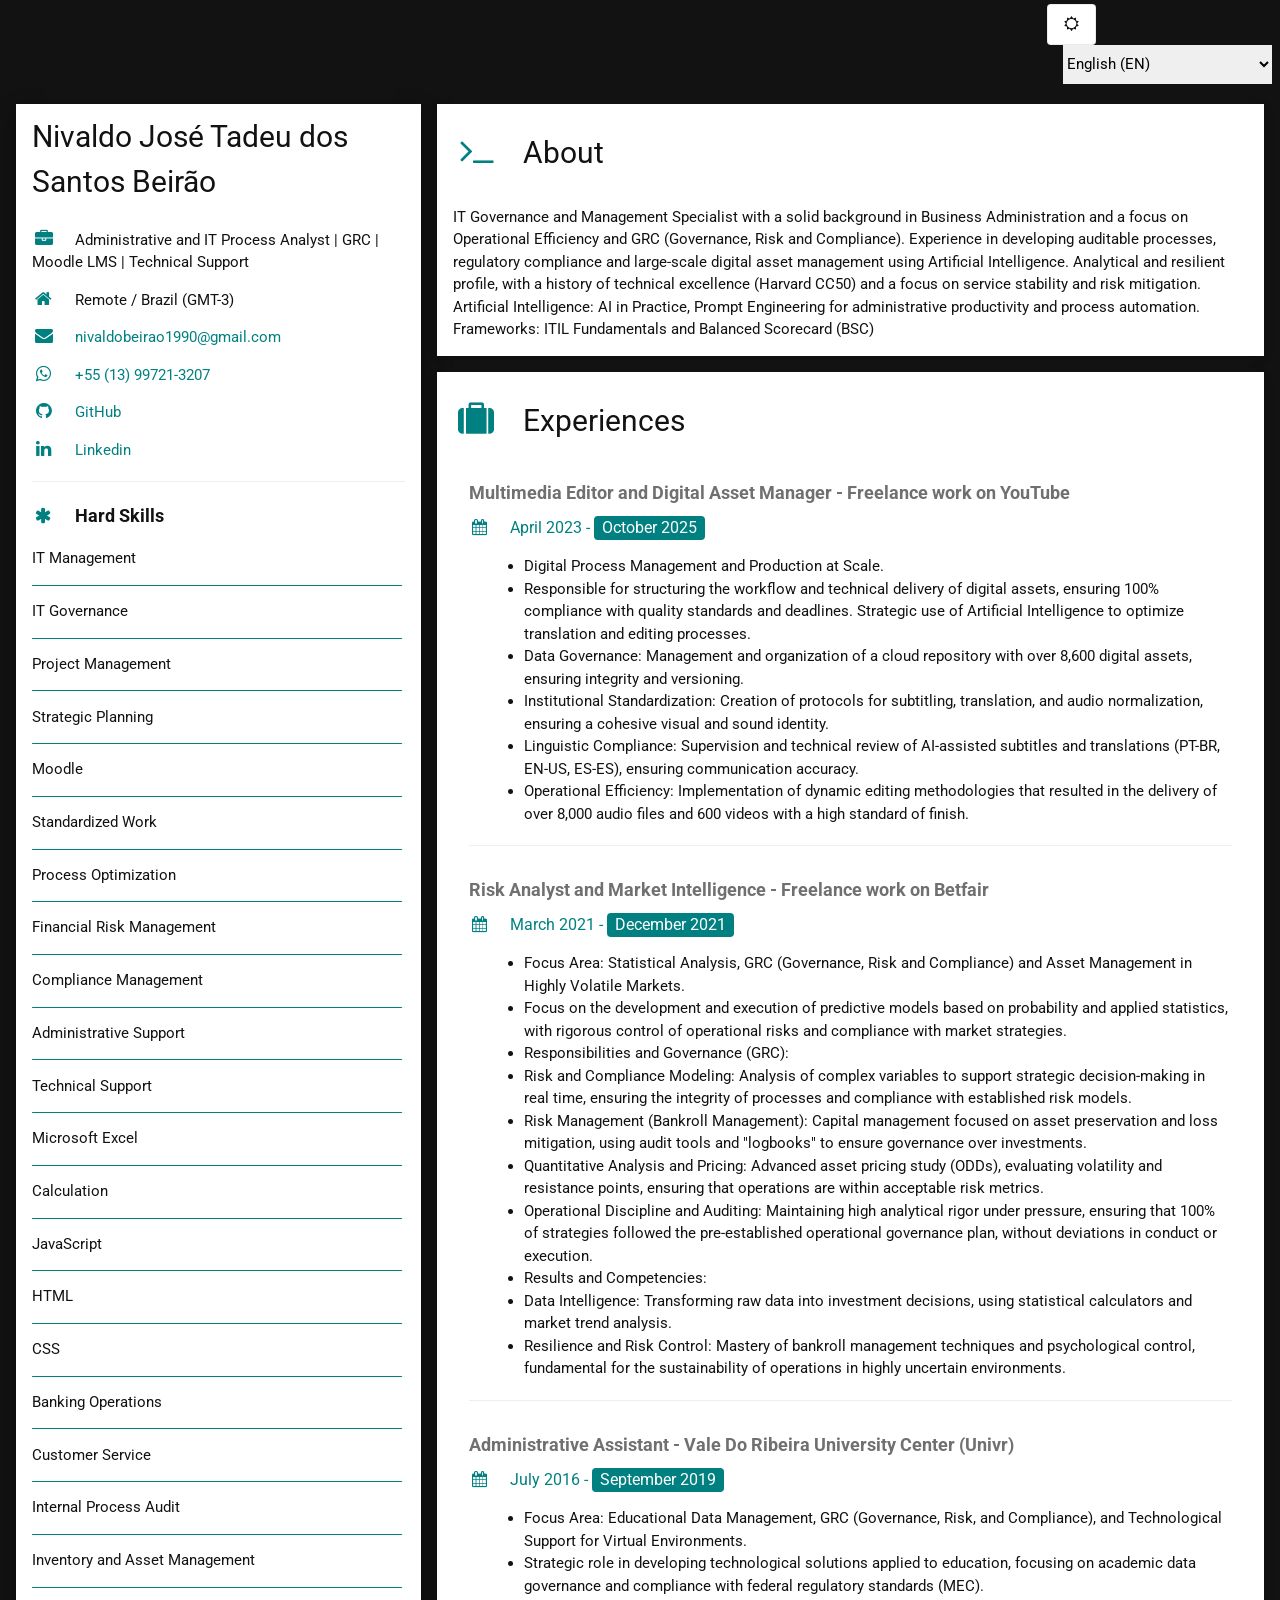
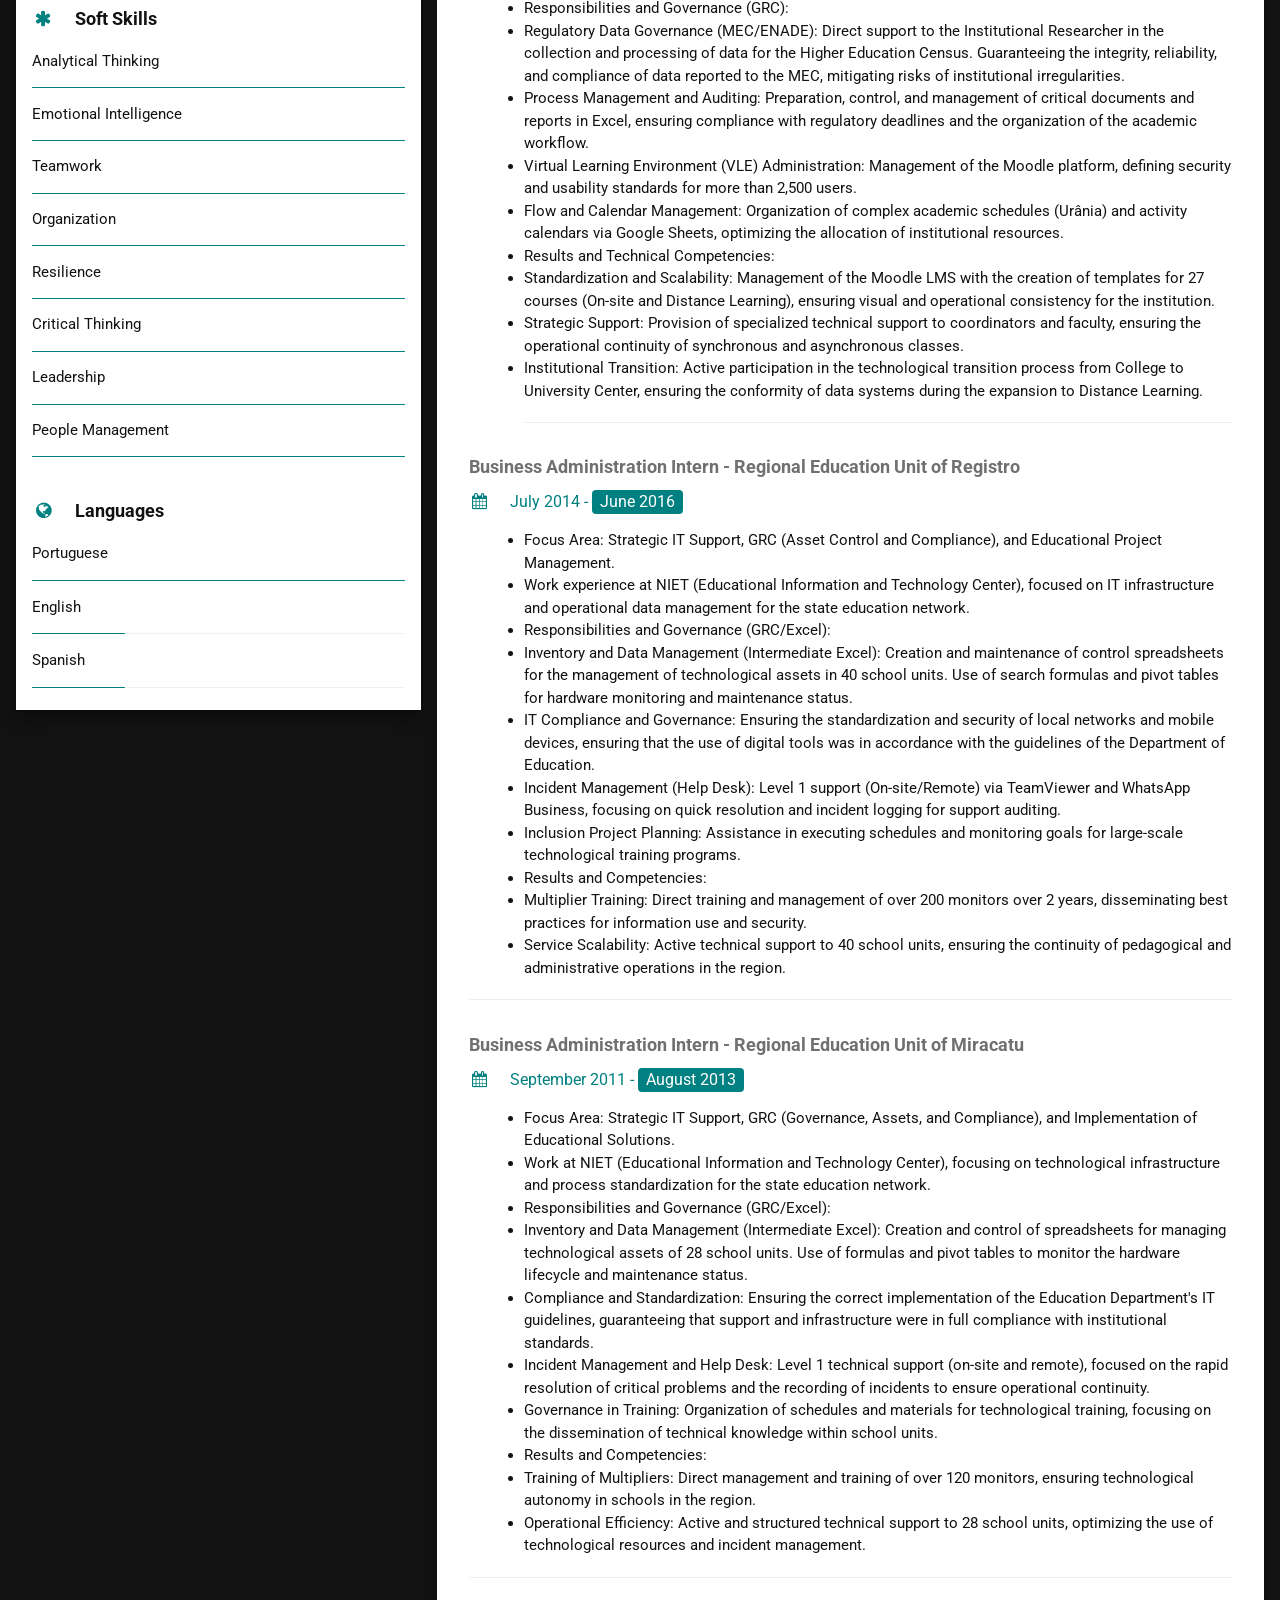
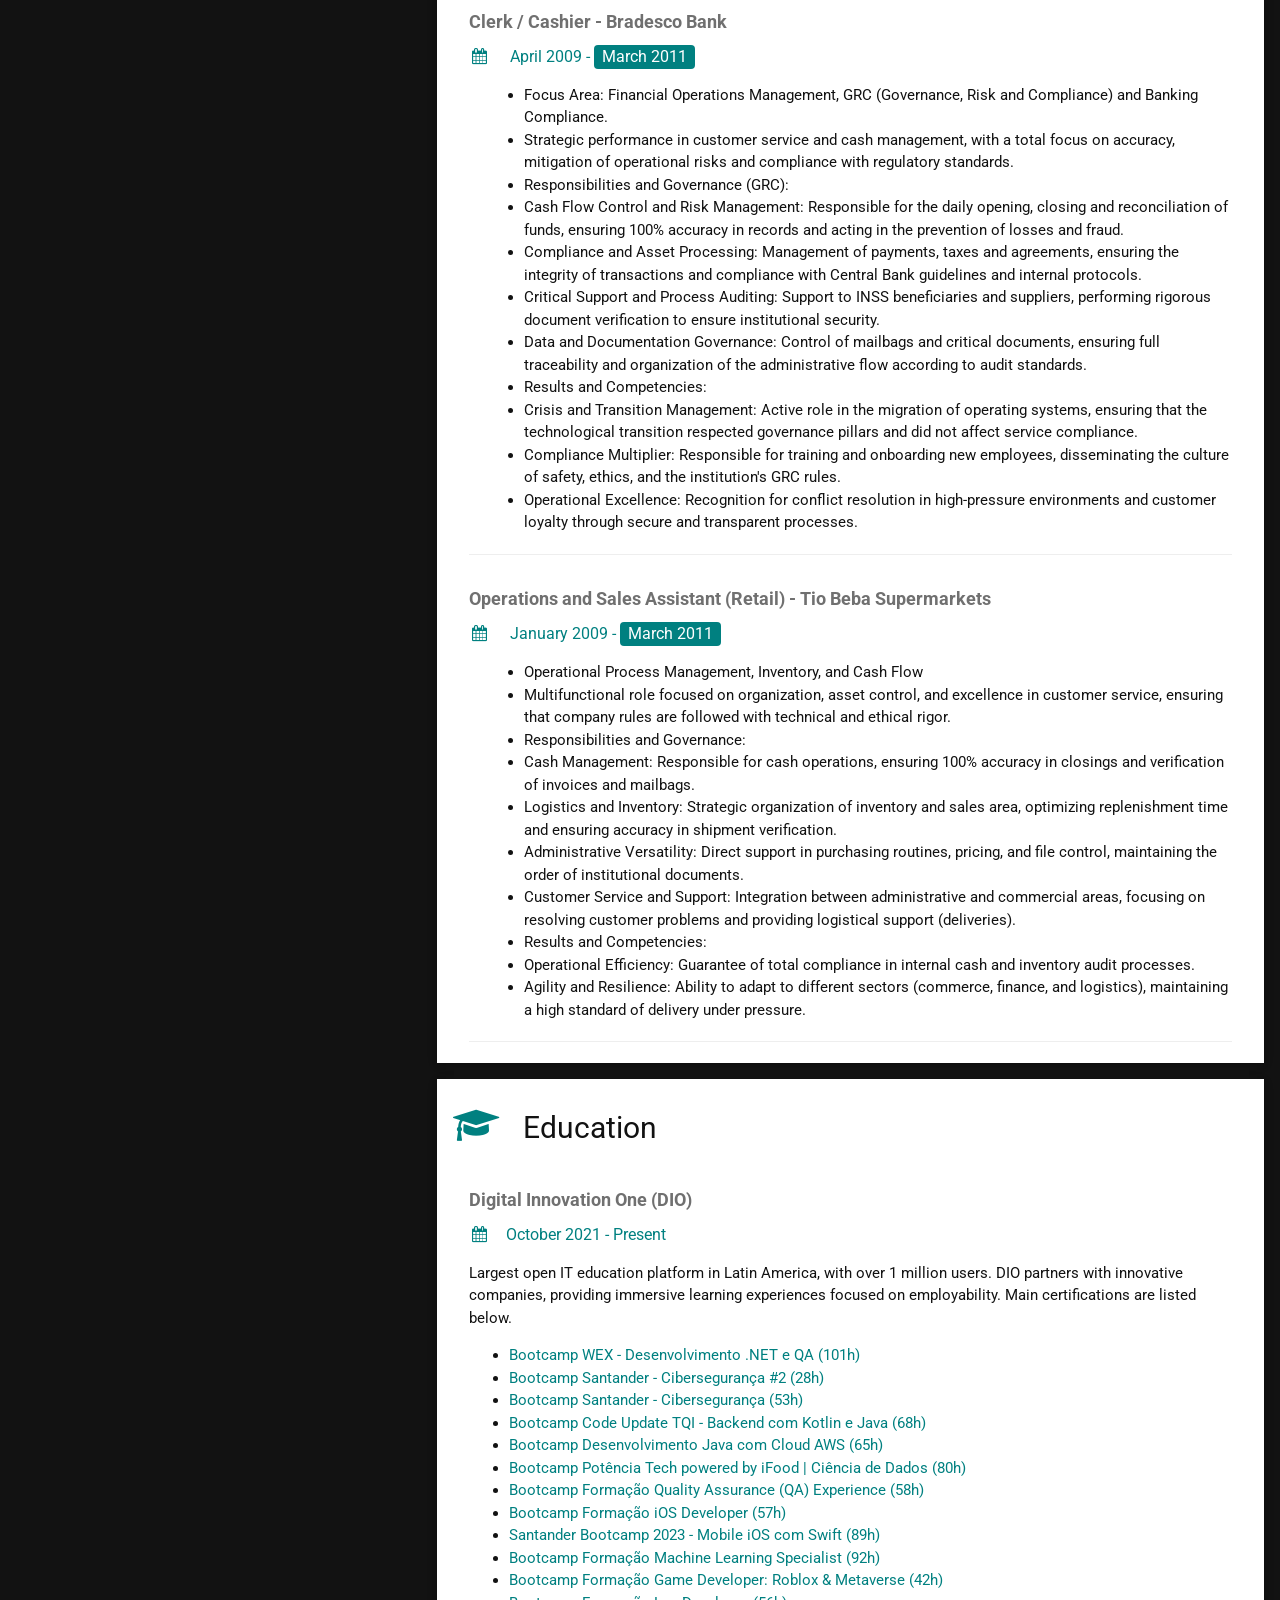
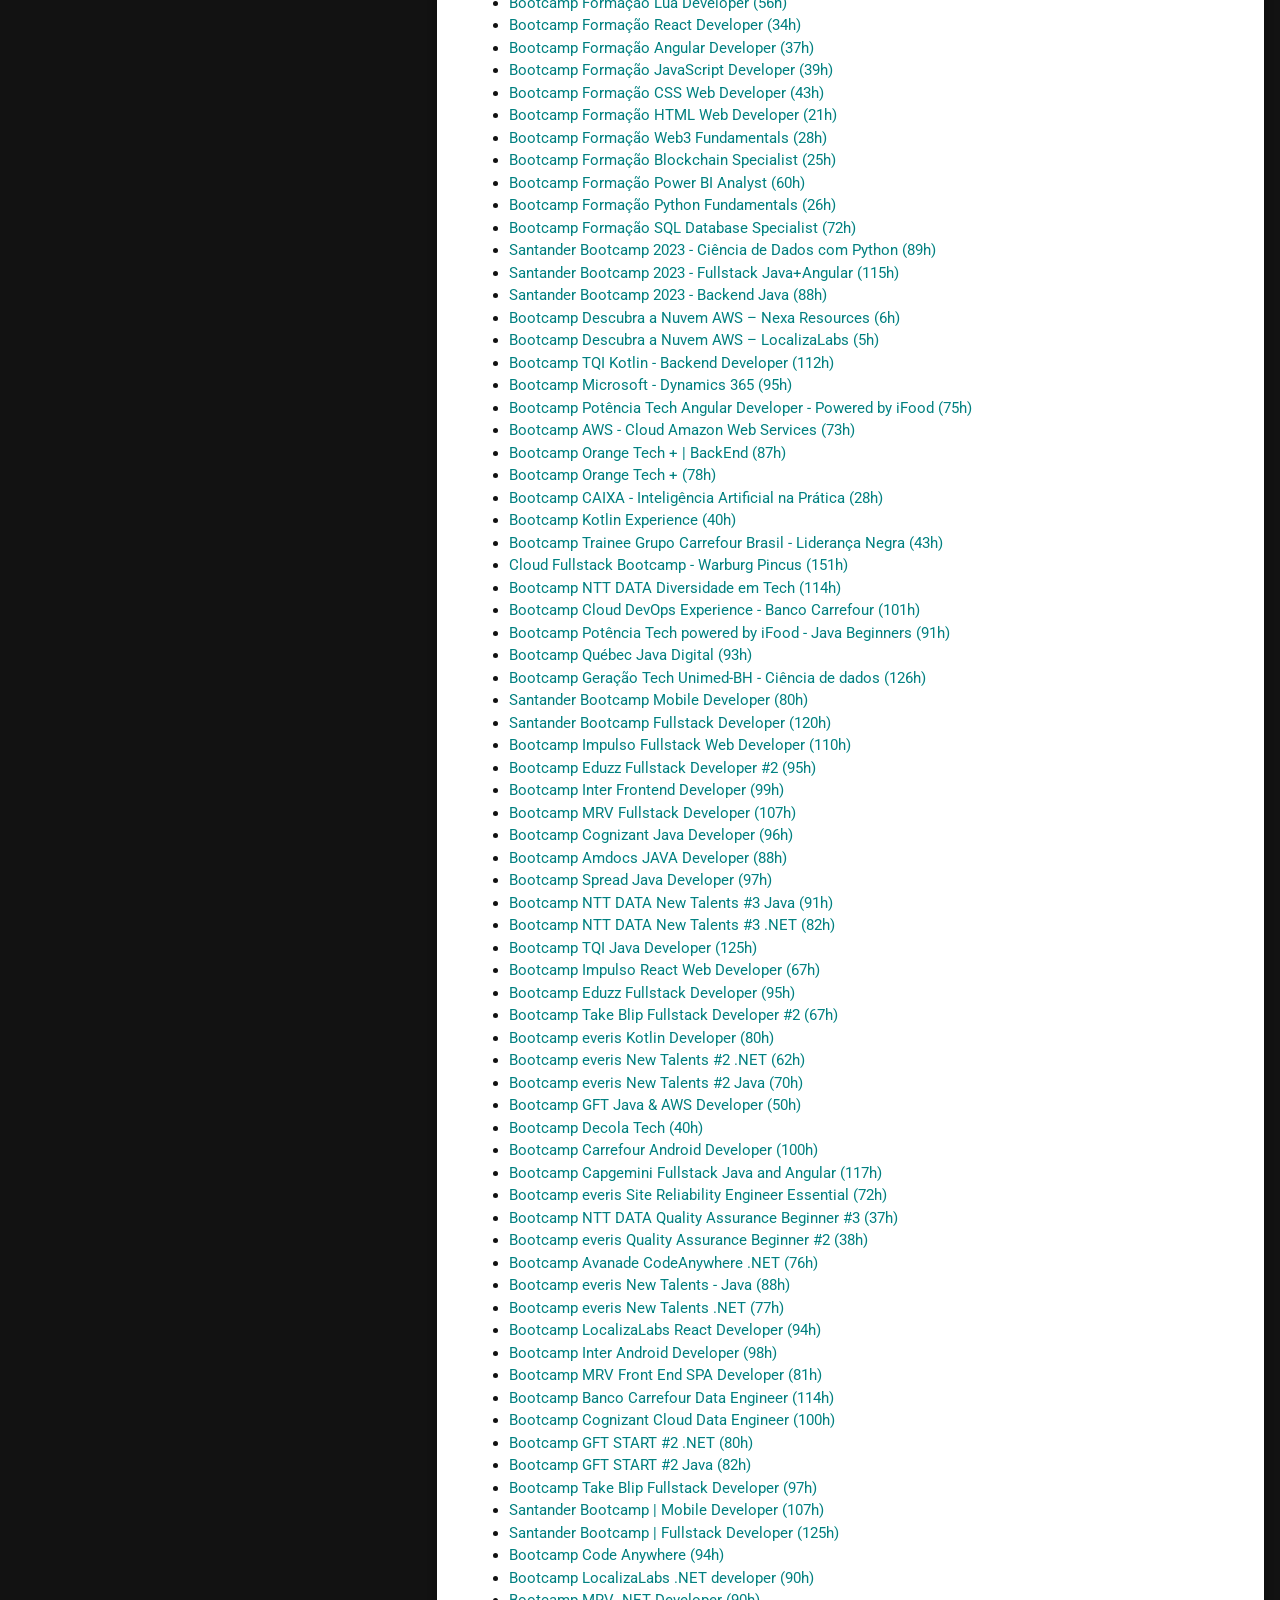
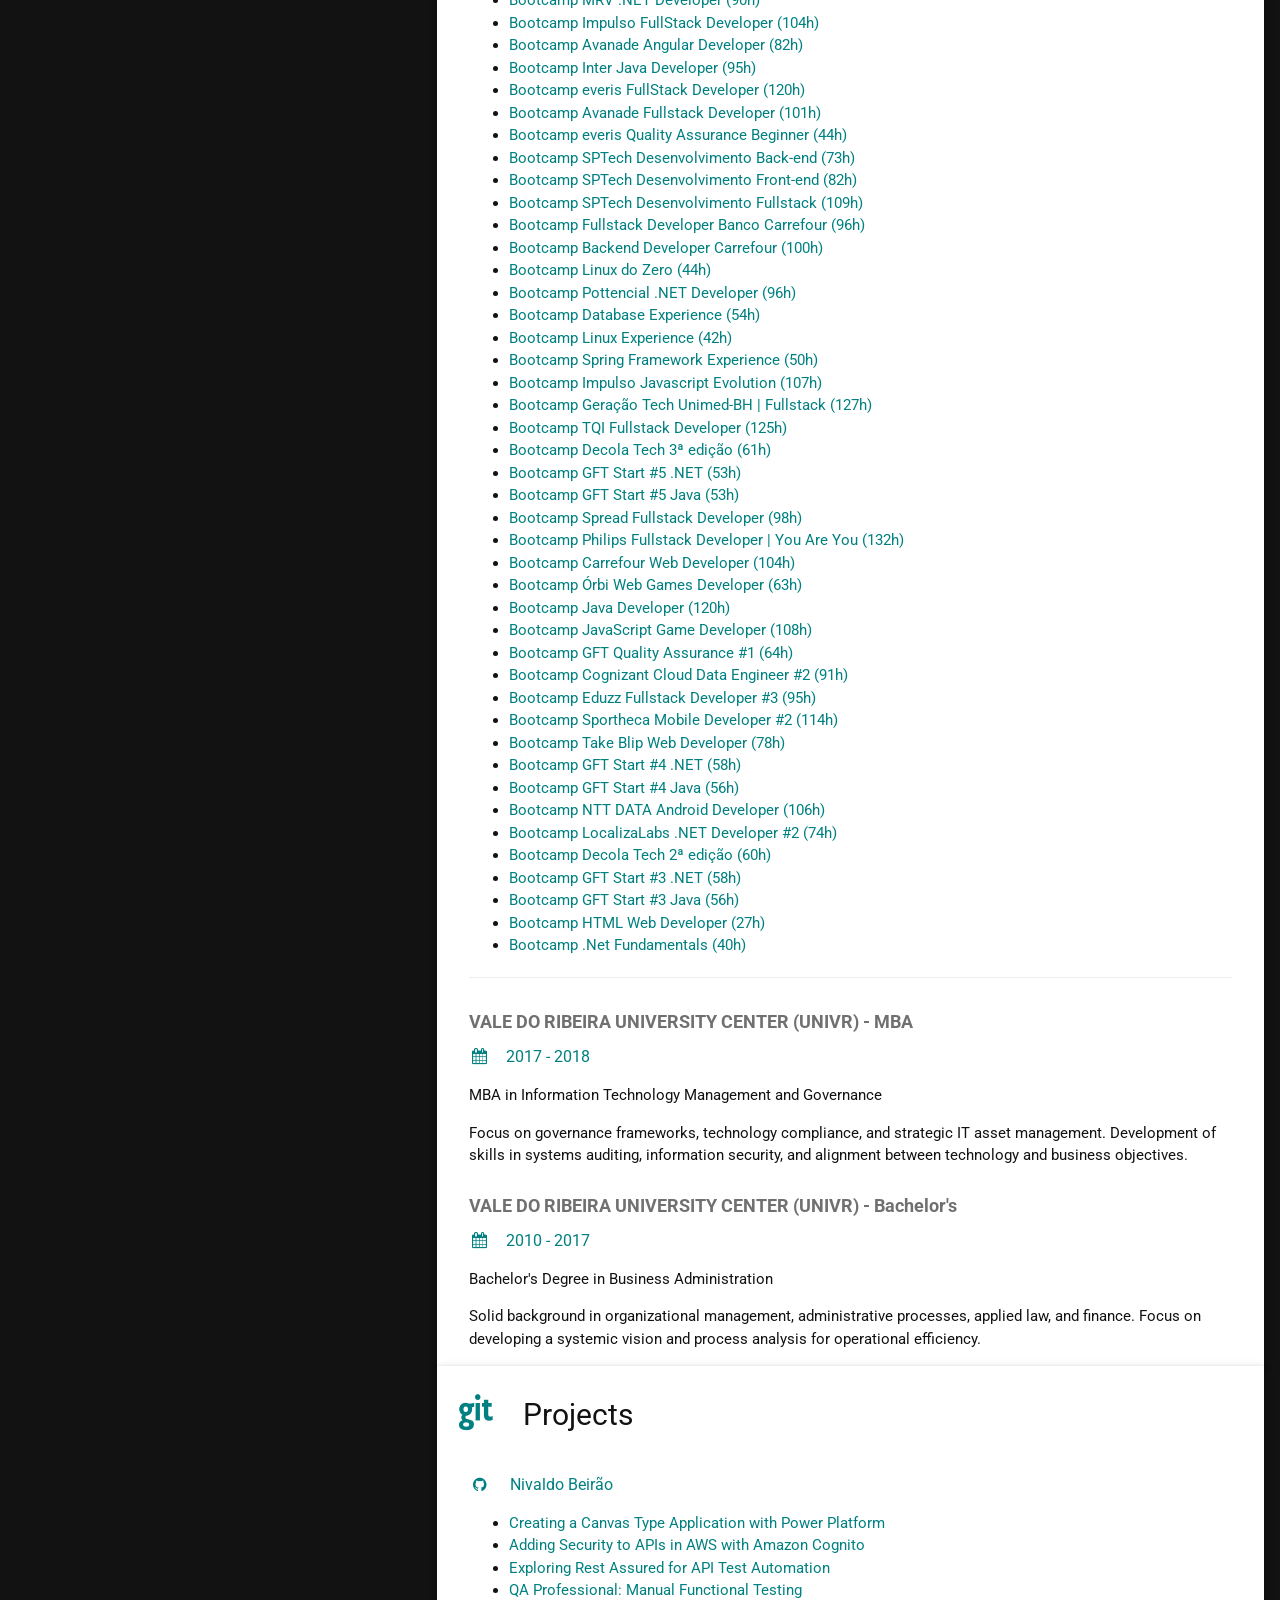
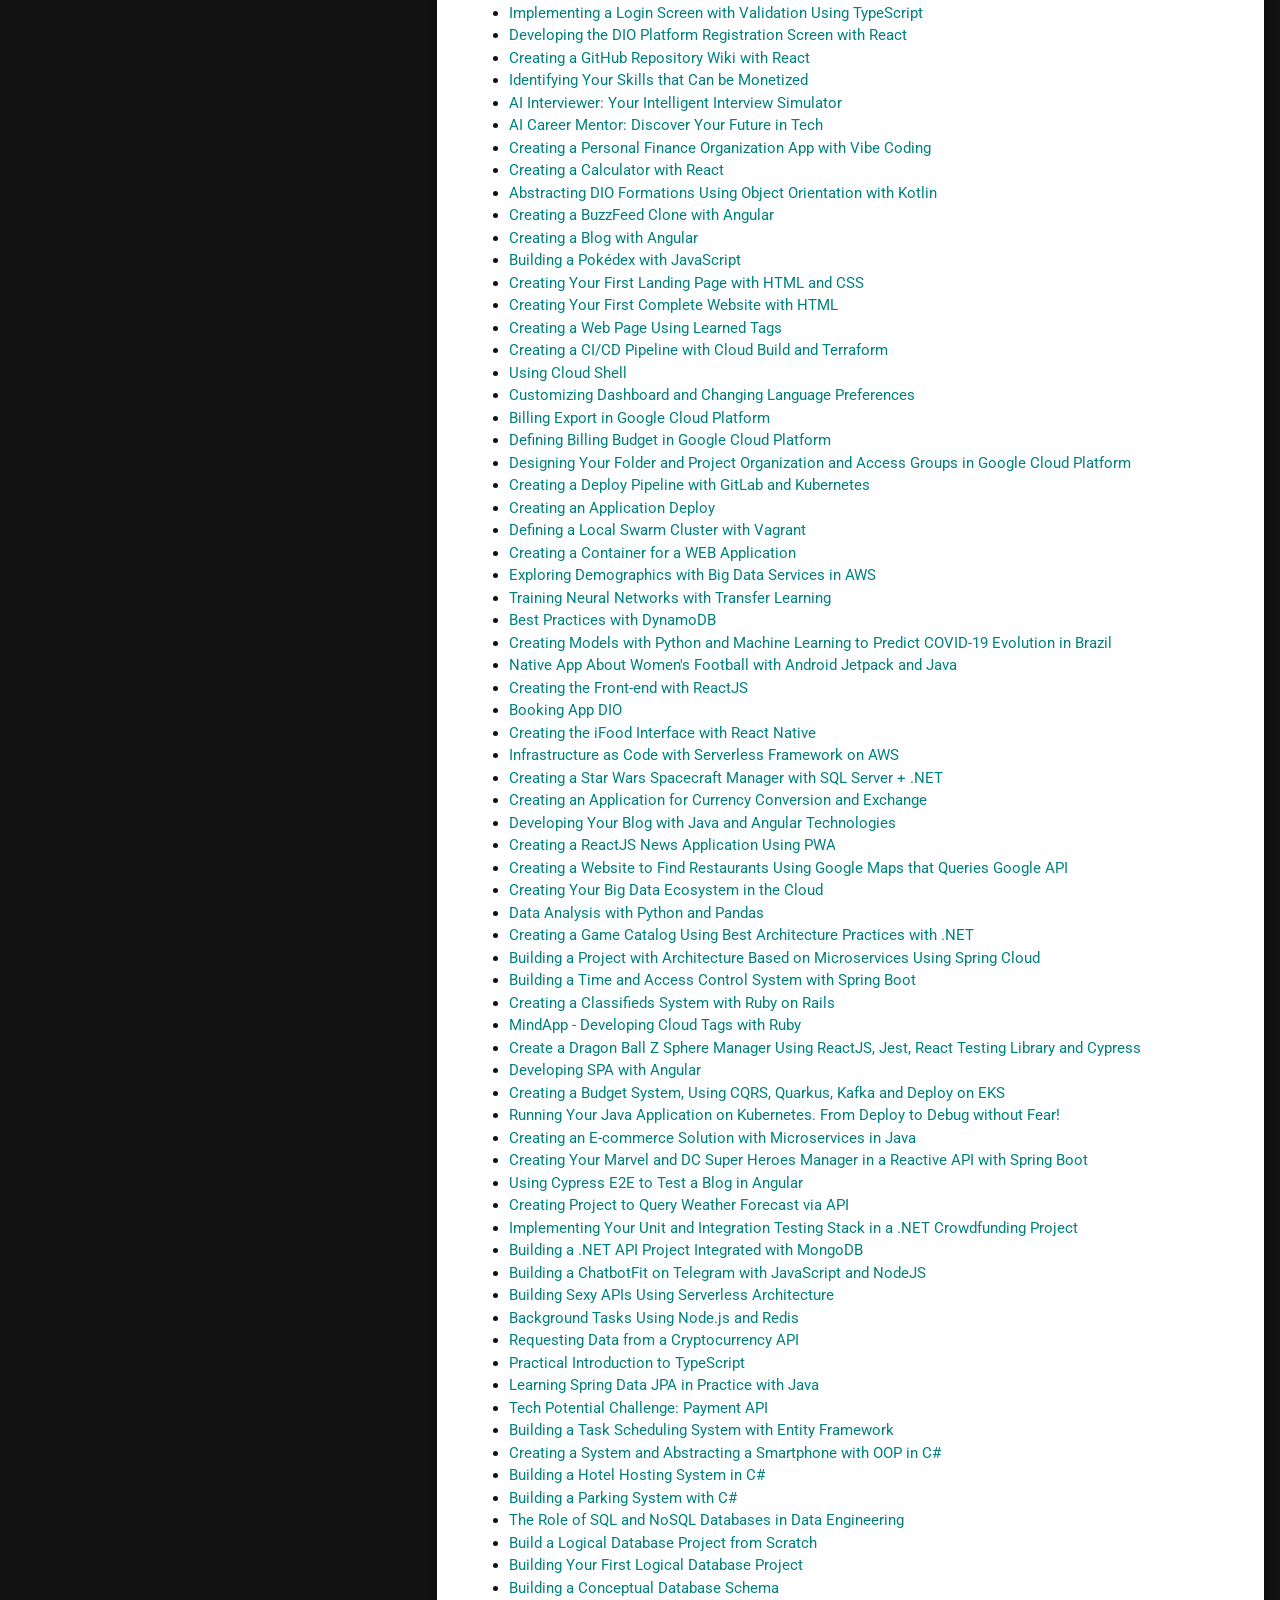
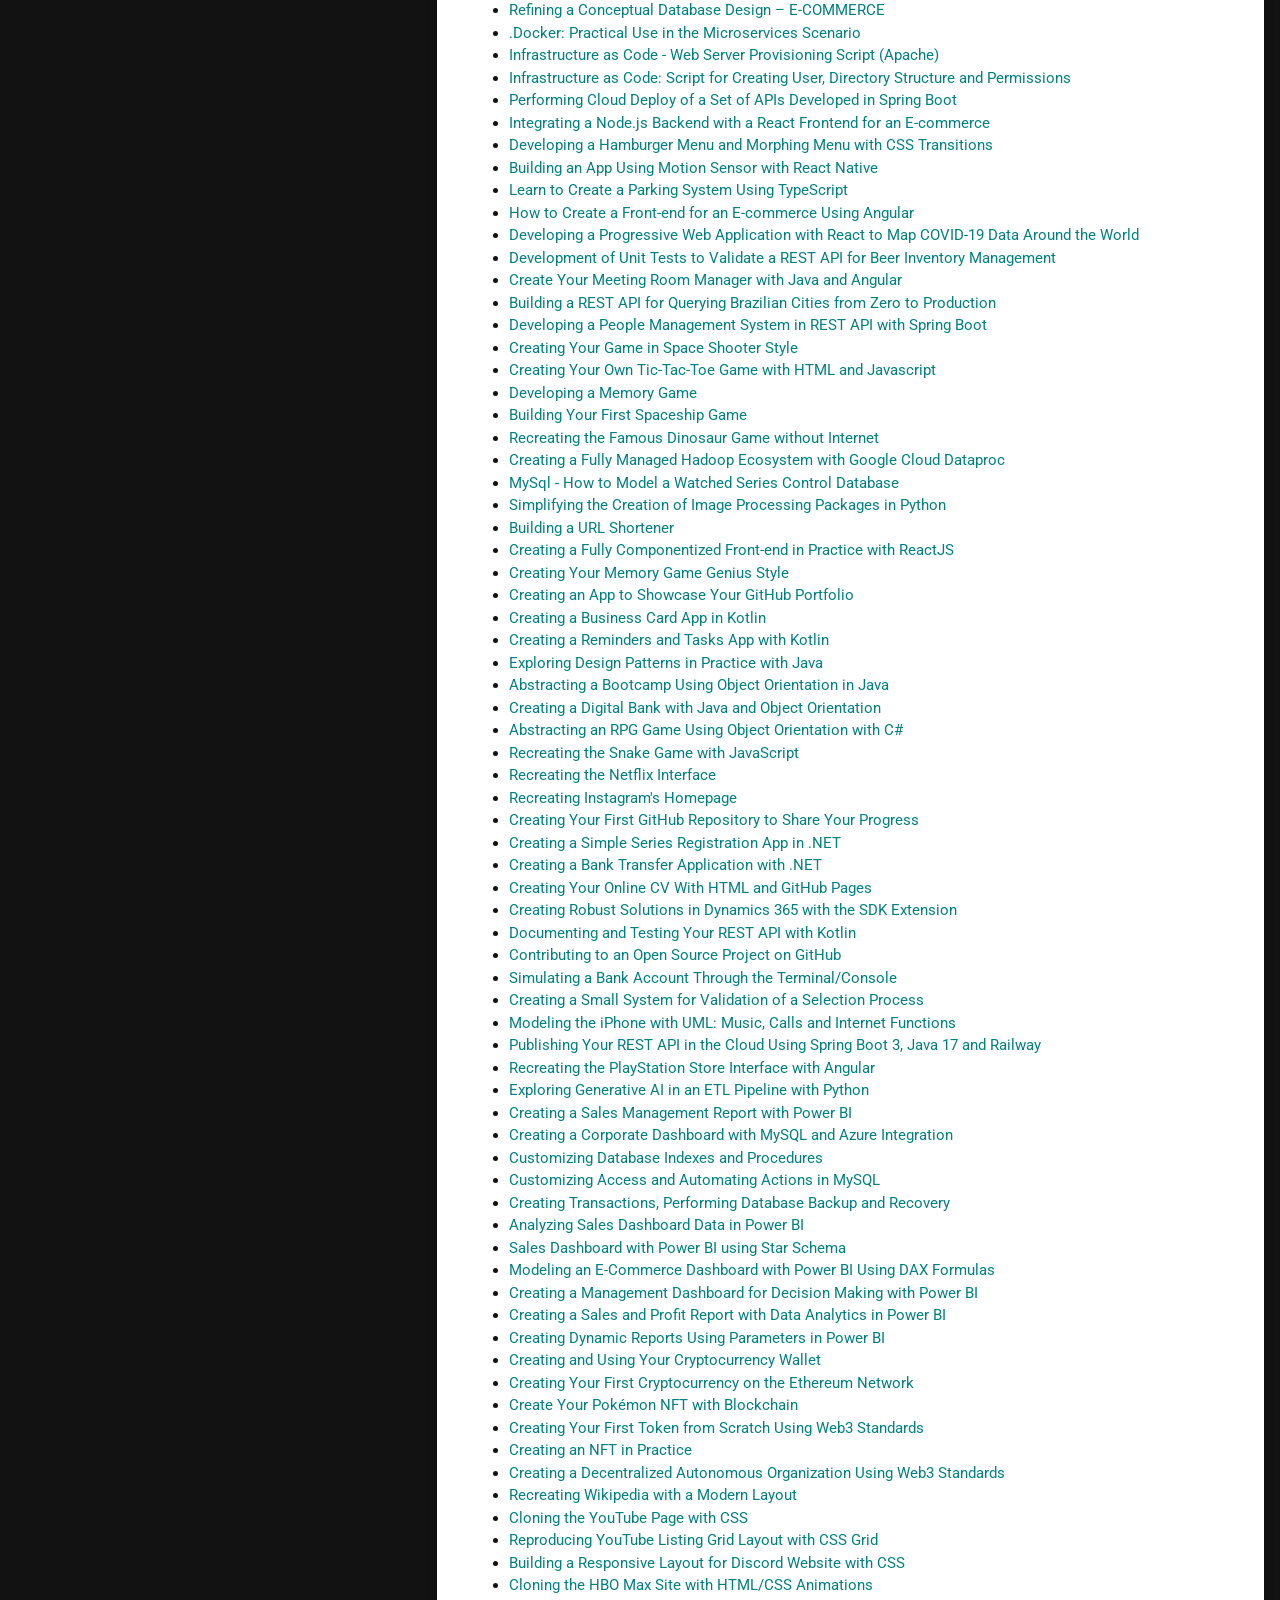
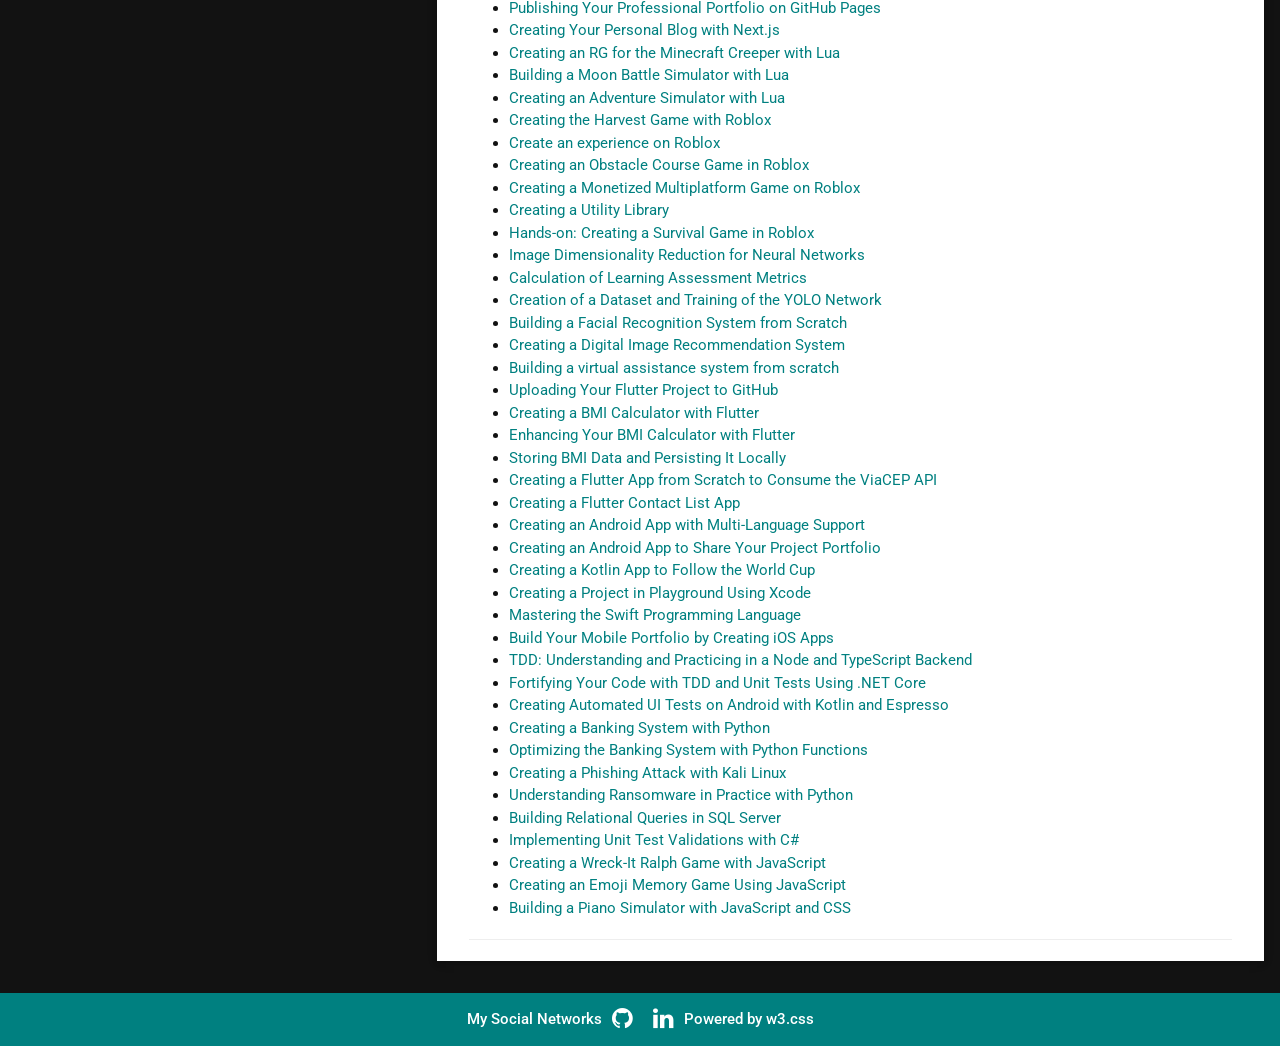
<file: docs/index.html>
<!DOCTYPE html>
<html lang="en">
<head>
  <meta charset="utf-8" />
  <meta name="viewport" content="width=device-width, initial-scale=1" />
  <title data-i18n="meta.title">Nivaldo Beirão - Online CV</title>

  <!-- W3.CSS and Roboto font used for quick layout and styling -->
  <link rel="stylesheet" href="https://www.w3schools.com/w3css/4/w3.css" />
  <link rel="stylesheet" href="https://fonts.googleapis.com/css?family=Roboto" />
  <link rel="stylesheet" href="https://cdnjs.cloudflare.com/ajax/libs/font-awesome/4.7.0/css/font-awesome.min.css" />

  <!-- Local stylesheet -->
  <link rel="stylesheet" href="./src/style.css" />
</head>

<body class="w3-light-grey" id="page-body">
  <!-- Top controls: Dark/Light toggle and Language selector -->
  <header class="top-controls w3-container w3-padding-small">
    <div class="w3-right w3-margin-right">
      <!-- Dark/Light toggle button -->
      <button id="theme-toggle" class="w3-button w3-white w3-round" aria-label="Toggle theme" title="Toggle theme">
        <i id="theme-icon" class="fa fa-sun-o"></i>
      </button>

      <!-- Language selector -->
      <select id="language-select" class="w3-select w3-margin-left" aria-label="Select language" title="Select language">
        <option value="en-US" selected>English (EN)</option>
        <option value="pt-BR">Português (PT-BR)</option>
        <option value="es-ES">Español (ES-ES)</option>
      </select>
    </div>

    <div class="w3-clear"></div>
  </header>

  <!-- Page Container -->
  <div class="w3-content w3-margin-top" style="max-width:1400px;">
    <!-- Grid -->
    <div class="w3-row-padding">

      <!-- Left Column -->
      <div class="w3-third">
        <div class="w3-white w3-text-grey w3-card-4">
          <div class="w3-container">
            <!-- Name -->
            <h2 id="full-name" data-i18n="name">Nivaldo José Tadeu dos Santos Beirão</h2>
          </div>

          <div class="w3-container">
            <!-- Professional summary short lines -->
            <p><i class="fa fa-briefcase fa-fw w3-margin-right w3-large w3-text-teal"></i>
              <span data-i18n="role">Administrative and IT Process Analyst | GRC | Moodle LMS | Technical Support</span>
            </p>
            <p><i class="fa fa-home fa-fw w3-margin-right w3-large w3-text-teal"></i>
              <span data-i18n="location">Remoto / Brasil (GMT-3)</span>
            </p>
            <p><i class="fa fa-envelope fa-fw w3-margin-right w3-large w3-text-teal"></i>
              <a href="mailto:nivaldobeirao1990@gmail.com">nivaldobeirao1990@gmail.com</a>
            </p>
            <p><i class="fa fa-whatsapp fa-fw w3-margin-right w3-large w3-text-teal"></i>
              <a href="https://wa.me/5513997213207">+55 (13) 99721-3207</a>
            </p>
            <p><i class="fa fa-github fa-fw w3-margin-right w3-large w3-text-teal"></i>
              <a href="https://github.com/njtsb1">GitHub</a>
            </p>
            <p><i class="fa fa-linkedin fa-fw w3-margin-right w3-large w3-text-teal"></i>
              <a href="http://linkedin.com/in/nivaldobeirao1990/">Linkedin</a>
            </p>
            <hr>

                        <!-- Hard Skills with simple progress bars -->
            <p class="w3-large">
              <b><i class="fa fa-asterisk fa-fw w3-margin-right w3-text-teal"></i>
                <span data-i18n="skills.Hard-title">Hard Skills</span>
              </b>
            </p>

            <p data-i18n="skills.IT_Management">IT Management</p>
            <div class="w3-light-grey w3-round-xlarge w3-small">
              <div class="w3-container w3-center w3-round-xlarge w3-teal" style="width:99%"></div>
            </div>

            <p data-i18n="skills.IT_Governance">IT Governance</p>
            <div class="w3-light-grey w3-round-xlarge w3-small">
              <div class="w3-container w3-center w3-round-xlarge w3-teal" style="width:99%"></div>
            </div>

            <p data-i18n="skills.Project-Management">Project Management</p>
            <div class="w3-light-grey w3-round-xlarge w3-small">
              <div class="w3-container w3-center w3-round-xlarge w3-teal" style="width:99%"></div>
            </div>

            <p data-i18n="skills.Strategic-Planning">Strategic Planning</p>
            <div class="w3-light-grey w3-round-xlarge w3-small">
              <div class="w3-container w3-center w3-round-xlarge w3-teal" style="width:99%"></div>
            </div>

            <p data-i18n="skills.Moodle">Moodle</p>
            <div class="w3-light-grey w3-round-xlarge w3-small">
              <div class="w3-container w3-center w3-round-xlarge w3-teal" style="width:99%"></div>
            </div>

            <p data-i18n="skills.Standardized_Work">Standardized Work</p>
            <div class="w3-light-grey w3-round-xlarge w3-small">
              <div class="w3-container w3-center w3-round-xlarge w3-teal" style="width:99%"></div>
            </div>

            <p data-i18n="skills.Process_Optimization">Process Optimization</p>
            <div class="w3-light-grey w3-round-xlarge w3-small">
              <div class="w3-container w3-center w3-round-xlarge w3-teal" style="width:99%"></div>
            </div>

            <p data-i18n="skills.Financial_Risk_Management">Financial Risk Management</p>
            <div class="w3-light-grey w3-round-xlarge w3-small">
              <div class="w3-container w3-center w3-round-xlarge w3-teal" style="width:99%"></div>
            </div>

            <p data-i18n="skills.Compliance_Management">Compliance Management</p>
            <div class="w3-light-grey w3-round-xlarge w3-small">
              <div class="w3-container w3-center w3-round-xlarge w3-teal" style="width:99%"></div>
            </div>

            <p data-i18n="skills.Administrative_Support">Administrative Support</p>
            <div class="w3-light-grey w3-round-xlarge w3-small">
              <div class="w3-container w3-center w3-round-xlarge w3-teal" style="width:99%"></div>
            </div>

            <p data-i18n="skills.Technical_Support">Technical Support</p>
            <div class="w3-light-grey w3-round-xlarge w3-small">
              <div class="w3-container w3-center w3-round-xlarge w3-teal" style="width:99%"></div>
            </div>

            <p data-i18n="skills.Microsoft_Excel">Microsoft Excel</p>
            <div class="w3-light-grey w3-round-xlarge w3-small">
              <div class="w3-container w3-center w3-round-xlarge w3-teal" style="width:99%"></div>
            </div>

            <p data-i18n="skills.Calculation">Calculation</p>
            <div class="w3-light-grey w3-round-xlarge w3-small">
              <div class="w3-container w3-center w3-round-xlarge w3-teal" style="width:99%"></div>
            </div>

            <p data-i18n="skills.JavaScript">JavaScript</p>
            <div class="w3-light-grey w3-round-xlarge w3-small">
              <div class="w3-container w3-center w3-round-xlarge w3-teal" style="width:99%"></div>
            </div>

            <p data-i18n="skills.HTML">HTML</p>
            <div class="w3-light-grey w3-round-xlarge w3-small">
              <div class="w3-container w3-center w3-round-xlarge w3-teal" style="width:99%"></div>
            </div>

            <p data-i18n="skills.CSS">CSS</p>
            <div class="w3-light-grey w3-round-xlarge w3-small">
              <div class="w3-container w3-center w3-round-xlarge w3-teal" style="width:99%"></div>
            </div>

            <p data-i18n="skills.Banking_Operations">Banking Operations</p>
            <div class="w3-light-grey w3-round-xlarge w3-small">
              <div class="w3-container w3-center w3-round-xlarge w3-teal" style="width:99%"></div>
            </div>

            <p data-i18n="skills.Customer_Service">Customer Service</p>
            <div class="w3-light-grey w3-round-xlarge w3-small">
              <div class="w3-container w3-center w3-round-xlarge w3-teal" style="width:99%"></div>
            </div>

            <p data-i18n="skills.Internal_Process_Audit">Internal Process Audit</p>
            <div class="w3-light-grey w3-round-xlarge w3-small">
              <div class="w3-container w3-center w3-round-xlarge w3-teal" style="width:99%"></div>
            </div>

            <p data-i18n="skills.Inventory_and_Asset_Management">Inventory and Asset Management</p>
            <div class="w3-light-grey w3-round-xlarge w3-small">
              <div class="w3-container w3-center w3-round-xlarge w3-teal" style="width:99%"></div>
            </div>

            <!-- Soft Skills with simple progress bars -->
            <p class="w3-large">
              <b><i class="fa fa-asterisk fa-fw w3-margin-right w3-text-teal"></i>
                <span data-i18n="skills.Soft-title">Soft Skills</span>
              </b>
            </p>

            <p data-i18n="skills.Analytical_Thinking">Analytical Thinking</p>
            <div class="w3-light-grey w3-round-xlarge w3-small">
              <div class="w3-container w3-center w3-round-xlarge w3-teal" style="width:100%"></div>
            </div>

            <p data-i18n="skills.Emotional_Intelligence">Emotional Intelligence</p>
            <div class="w3-light-grey w3-round-xlarge w3-small">
              <div class="w3-container w3-center w3-round-xlarge w3-teal" style="width:100%"></div>
            </div>

            <p data-i18n="skills.Teamwork">Teamwork</p>
            <div class="w3-light-grey w3-round-xlarge w3-small">
              <div class="w3-container w3-center w3-round-xlarge w3-teal" style="width:100%"></div>
            </div>
            
            <p data-i18n="skills.Organization">Organization</p>
            <div class="w3-light-grey w3-round-xlarge w3-small">
              <div class="w3-container w3-center w3-round-xlarge w3-teal" style="width:100%"></div>
            </div>

            <p data-i18n="skills.Resilience">Resilience</p>
            <div class="w3-light-grey w3-round-xlarge w3-small">
              <div class="w3-container w3-center w3-round-xlarge w3-teal" style="width:100%"></div>
            </div>

            <p data-i18n="skills.Critical_Thinking">Critical Thinking</p>
            <div class="w3-light-grey w3-round-xlarge w3-small">
              <div class="w3-container w3-center w3-round-xlarge w3-teal" style="width:100%"></div>
            </div>

            <p data-i18n="skills.Leadership">Leadership</p>
            <div class="w3-light-grey w3-round-xlarge w3-small">
              <div class="w3-container w3-center w3-round-xlarge w3-teal" style="width:100%"></div>
            </div>
            
            <p data-i18n="skills.People_Management">People Management</p>
            <div class="w3-light-grey w3-round-xlarge w3-small">
              <div class="w3-container w3-center w3-round-xlarge w3-teal" style="width:100%"></div>
            </div>

            <br>

            <!-- Languages -->
            <p class="w3-large w3-text-theme">
              <b><i class="fa fa-globe fa-fw w3-margin-right w3-text-teal"></i>
                <span data-i18n="languages.title">Languages</span>
              </b>
            </p>

            <p data-i18n="languages.pt">Portuguese</p>
            <div class="w3-light-grey w3-round-xlarge">
              <div class="w3-round-xlarge w3-teal" style="height:1px;width:100%"></div>
            </div>

            <p data-i18n="languages.en">English</p>
            <div class="w3-light-grey w3-round-xlarge">
              <div class="w3-round-xlarge w3-teal" style="height:1px;width:25%"></div>
            </div>

            <p data-i18n="languages.es">Spanish</p>
            <div class="w3-light-grey w3-round-xlarge">
              <div class="w3-round-xlarge w3-teal" style="height:1px;width:25%"></div>
            </div>

            <br>
          </div>
        </div>
        <br>
      </div>

      <!-- Right Column -->
      <div class="w3-twothird">
        <!-- About -->
        <div class="w3-container w3-card w3-white w3-margin-bottom">
          <h2 class="w3-text-grey w3-padding-16">
            <i class="fa fa-terminal fa-fw w3-margin-right w3-xxlarge w3-text-teal"></i>
            <span data-i18n="about.title">About</span>
          </h2>
          <p data-i18n="about.text">
            IT Governance and Management Specialist with a solid background in Business Administration and 
            a focus on Operational Efficiency and GRC (Governance, Risk and Compliance). 
            Experience in developing auditable processes, regulatory compliance and large-scale digital 
            asset management using Artificial Intelligence. Analytical and resilient profile, 
            with a history of technical excellence (Harvard CC50) and a focus on service stability and 
            risk mitigation. Artificial Intelligence: AI in Practice, Prompt Engineering for 
            administrative productivity and process automation. Frameworks: ITIL Fundamentals and 
            Balanced Scorecard (BSC)
          </p>
        </div>

        <!-- Experiences -->
        <div class="w3-container w3-card w3-white w3-margin-bottom">
          <h2 class="w3-text-grey w3-padding-16">
            <i class="fa fa-suitcase fa-fw w3-margin-right w3-xxlarge w3-text-teal"></i>
            <span data-i18n="experience.title">Experiences</span>
          </h2>

          <div class="w3-container">
            <h5 class="w3-opacity">
              <b data-i18n="experience.multimedia.title">Multimedia Editor and Digital Asset Manager - Freelance work on YouTube</b>
            </h5>
            <h6 class="w3-text-teal">
              <i class="fa fa-calendar fa-fw w3-margin-right"></i>
              <span data-i18n="experience.multimedia.date_text">April 2023 -</span>
              <span class="w3-tag w3-teal w3-round" data-i18n="experience.multimedia.date_tag">Present</span>
            </h6>

            <!-- Use list for clear bullet points; these are translatable -->
            <ul class="experience-list">
              <li data-i18n="experience.multimedia.p1">Digital Process Management and Production at Scale.</li>
              <li data-i18n="experience.multimedia.p2">Responsible for structuring the workflow and technical delivery of digital assets, ensuring 100% compliance with quality standards and deadlines. Strategic use of Artificial Intelligence to optimize translation and editing processes.</li>
              <li data-i18n="experience.multimedia.p3">Data Governance: Management and organization of a cloud repository with over 8,600 digital assets, ensuring integrity and versioning.</li>
              <li data-i18n="experience.multimedia.p4">Institutional Standardization: Creation of protocols for subtitling, translation, and audio normalization, ensuring a cohesive visual and sound identity.</li>
              <li data-i18n="experience.multimedia.p5">Linguistic Compliance: Supervision and technical review of AI-assisted subtitles and translations (PT-BR, EN-US, ES-ES), ensuring communication accuracy.</li>
              <li data-i18n="experience.multimedia.p6">Operational Efficiency: Implementation of dynamic editing methodologies that resulted in the delivery of over 8,000 audio files and 600 videos with a high standard of finish.</li>
            </ul>
            <hr>
          </div>

          <div class="w3-container">
            <h5 class="w3-opacity">
              <b data-i18n="experience.sports-trader.title">Risk Analyst and Market Intelligence - Freelance work on Betfair</b>
            </h5>
            <h6 class="w3-text-teal">
              <i class="fa fa-calendar fa-fw w3-margin-right"></i>
              <span data-i18n="experience.sports-trader.date_text">March 2021 -</span>
              <span class="w3-tag w3-teal w3-round" data-i18n="experience.sports-trader.date_tag">December 2021</span>
            </h6>

            <!-- Use list for clear bullet points; these are translatable -->
            <ul class="experience-list">
              <li data-i18n="experience.sports-trader.p1">Focus Area: Statistical Analysis, GRC (Governance, Risk and Compliance) and Asset Management in Highly Volatile Markets.</li>
              <li data-i18n="experience.sports-trader.p2">Focus on the development and execution of predictive models based on probability and applied statistics, with rigorous control of operational risks and compliance with market strategies.</li>
              <li data-i18n="experience.sports-trader.p3">Responsibilities and Governance (GRC):</li>
              <li data-i18n="experience.sports-trader.p4">Risk and Compliance Modeling: Analysis of complex variables to support strategic decision-making in real time, ensuring the integrity of processes and compliance with established risk models.</li>
              <li data-i18n="experience.sports-trader.p5">Risk Management (Bankroll Management): Capital management focused on asset preservation and loss mitigation, using audit tools and "logbooks" to ensure governance over investments.</li>
              <li data-i18n="experience.sports-trader.p6">Quantitative Analysis and Pricing: Advanced asset pricing study (ODDs), evaluating volatility and resistance points, ensuring that operations are within acceptable risk metrics.</li>
              <li data-i18n="experience.sports-trader.p7">Operational Discipline and Auditing: Maintaining high analytical rigor under pressure, ensuring that 100% of strategies followed the pre-established operational governance plan, without deviations in conduct or execution.</li>
              <li data-i18n="experience.sports-trader.p8">Results and Competencies:</li>
              <li data-i18n="experience.sports-trader.p9">Data Intelligence: Transforming raw data into investment decisions, using statistical calculators and market trend analysis.</li>
              <li data-i18n="experience.sports-trader.p10">Resilience and Risk Control: Mastery of bankroll management techniques and psychological control, fundamental for the sustainability of operations in highly uncertain environments.</li>
            </ul>
            <hr>
          </div>

          <div class="w3-container">
            <h5 class="w3-opacity">
              <b data-i18n="experience.administrative-assistant.title">Administrative Assistant - Vale Do Ribeira University Center (Univr)</b>
            </h5>
            <h6 class="w3-text-teal">
              <i class="fa fa-calendar fa-fw w3-margin-right"></i>
              <span data-i18n="experience.administrative-assistant.date_text">July 2016 -</span>
              <span class="w3-tag w3-teal w3-round" data-i18n="experience.administrative-assistant.date_tag">September 2019</span>
            </h6>

            <!-- Use list for clear bullet points; these are translatable -->
            <ul class="experience-list">
              <li data-i18n="experience.administrative-assistant.p1">Focus Area: Educational Data Management, GRC (Governance, Risk, and Compliance), and Technological Support for Virtual Environments.</li>
              <li data-i18n="experience.administrative-assistant.p2">Strategic role in developing technological solutions applied to education, focusing on academic data governance and compliance with federal regulatory standards (MEC).</li>
              <li data-i18n="experience.administrative-assistant.p3">Responsibilities and Governance (GRC):</li>
              <li data-i18n="experience.administrative-assistant.p4">Regulatory Data Governance (MEC/ENADE): Direct support to the Institutional Researcher in the collection and processing of data for the Higher Education Census. Guaranteeing the integrity, reliability, and compliance of data reported to the MEC, mitigating risks of institutional irregularities.</li>
              <li data-i18n="experience.administrative-assistant.p5">Process Management and Auditing: Preparation, control, and management of critical documents and reports in Excel, ensuring compliance with regulatory deadlines and the organization of the academic workflow.</li>
              <li data-i18n="experience.administrative-assistant.p6">Virtual Learning Environment (VLE) Administration: Management of the Moodle platform, defining security and usability standards for more than 2,500 users.</li>
              <li data-i18n="experience.administrative-assistant.p7">Flow and Calendar Management: Organization of complex academic schedules (Urânia) and activity calendars via Google Sheets, optimizing the allocation of institutional resources.</li>
              <li data-i18n="experience.administrative-assistant.p8">Results and Technical Competencies:</li>
              <li data-i18n="experience.administrative-assistant.p9">Standardization and Scalability: Management of the Moodle LMS with the creation of templates for 27 courses (On-site and Distance Learning), ensuring visual and operational consistency for the institution.</li>
              <li data-i18n="experience.administrative-assistant.p10">Strategic Support: Provision of specialized technical support to coordinators and faculty, ensuring the operational continuity of synchronous and asynchronous classes.</li>
              <li data-i18n="experience.administrative-assistant.p11">Institutional Transition: Active participation in the technological transition process from College to University Center, ensuring the conformity of data systems during the expansion to Distance Learning.</li>
            <hr>
          </div>

          <div class="w3-container">
            <h5 class="w3-opacity">
              <b data-i18n="experience.intern-registro.title">Business Administration Intern - Regional Education Unit of Registro</b>
            </h5>
            <h6 class="w3-text-teal">
              <i class="fa fa-calendar fa-fw w3-margin-right"></i>
              <span data-i18n="experience.intern-registro.date_text">July 2014 -</span>
              <span class="w3-tag w3-teal w3-round" data-i18n="experience.intern-registro.date_tag">July 2016</span>
            </h6>

            <!-- Use list for clear bullet points; these are translatable -->
            <ul class="experience-list">
              <li data-i18n="experience.intern-registro.p1">Focus Area: Strategic IT Support, GRC (Asset Control and Compliance), and Educational Project Management.</li>
              <li data-i18n="experience.intern-registro.p2">Work experience at NIET (Educational Information and Technology Center), focused on IT infrastructure and operational data management for the state education network.</li>
              <li data-i18n="experience.intern-registro.p3">Responsibilities and Governance (GRC/Excel):</li>
              <li data-i18n="experience.intern-registro.p4">Inventory and Data Management (Intermediate Excel): Creation and maintenance of control spreadsheets for the management of technological assets in 40 school units. Use of search formulas and pivot tables for hardware monitoring and maintenance status.</li>
              <li data-i18n="experience.intern-registro.p5">IT Compliance and Governance: Ensuring the standardization and security of local networks and mobile devices, ensuring that the use of digital tools was in accordance with the guidelines of the Department of Education.</li>
              <li data-i18n="experience.intern-registro.p6">Incident Management (Help Desk): Level 1 support (On-site/Remote) via TeamViewer and WhatsApp Business, focusing on quick resolution and incident logging for support auditing.</li>
              <li data-i18n="experience.intern-registro.p7">Inclusion Project Planning: Assistance in executing schedules and monitoring goals for large-scale technological training programs.</li>
              <li data-i18n="experience.intern-registro.p8">Results and Competencies:</li>
              <li data-i18n="experience.intern-registro.p9">Multiplier Training: Direct training and management of over 200 monitors over 2 years, disseminating best practices for information use and security.</li>
              <li data-i18n="experience.intern-registro.p10">Service Scalability: Active technical support to 40 school units, ensuring the continuity of pedagogical and administrative operations in the region.</li>
            </ul>
            <hr>
          </div>

          <div class="w3-container">
            <h5 class="w3-opacity">
              <b data-i18n="experience.intern-miracatu.title">Business Administration Intern - Regional Education Unit of Miracatu</b>
            </h5>
            <h6 class="w3-text-teal">
              <i class="fa fa-calendar fa-fw w3-margin-right"></i>
              <span data-i18n="experience.intern-miracatu.date_text">August 2011 -</span>
              <span class="w3-tag w3-teal w3-round" data-i18n="experience.intern-miracatu.date_tag">August 2013</span>
            </h6>

            <!-- Use list for clear bullet points; these are translatable -->
            <ul class="experience-list">
              <li data-i18n="experience.intern-miracatu.p1">Focus Area: Strategic IT Support, GRC (Governance, Assets, and Compliance), and Implementation of Educational Solutions.</li>
              <li data-i18n="experience.intern-miracatu.p2">Work at NIET (Educational Information and Technology Center), focusing on technological infrastructure and process standardization for the state education network.</li>
              <li data-i18n="experience.intern-miracatu.p3">Responsibilities and Governance (GRC/Excel):</li>
              <li data-i18n="experience.intern-miracatu.p4">Inventory and Data Management (Intermediate Excel): Creation and control of spreadsheets for managing technological assets of 28 school units. Use of formulas and pivot tables to monitor the hardware lifecycle and maintenance status.</li>
              <li data-i18n="experience.intern-miracatu.p5">Compliance and Standardization: Ensuring the correct implementation of the Education Department's IT guidelines, guaranteeing that support and infrastructure were in full compliance with institutional standards.</li>
              <li data-i18n="experience.intern-miracatu.p6">Incident Management and Help Desk: Level 1 technical support (on-site and remote), focused on the rapid resolution of critical problems and the recording of incidents to ensure operational continuity.</li>
              <li data-i18n="experience.intern-miracatu.p7">Governance in Training: Organization of schedules and materials for technological training, focusing on the dissemination of technical knowledge within school units.</li>
              <li data-i18n="experience.intern-miracatu.p8">Results and Competencies:</li>
              <li data-i18n="experience.intern-miracatu.p9">Training of Multipliers: Direct management and training of over 120 monitors, ensuring technological autonomy in schools in the region.</li>
              <li data-i18n="experience.intern-miracatu.p10">Operational Efficiency: Active and structured technical support to 28 school units, optimizing the use of technological resources and incident management.</li>
            </ul>
            <hr>
          </div>

          <div class="w3-container">
            <h5 class="w3-opacity">
              <b data-i18n="experience.cashier-bank.title">Clerk / Cashier - Bradesco Bank</b>
            </h5>
            <h6 class="w3-text-teal">
              <i class="fa fa-calendar fa-fw w3-margin-right"></i>
              <span data-i18n="experience.cashier-bank.date_text">April 2009 -</span>
              <span class="w3-tag w3-teal w3-round" data-i18n="experience.cashier-bank.date_tag">March 2011</span>
            </h6>

            <!-- Use list for clear bullet points; these are translatable -->
            <ul class="experience-list">
              <li data-i18n="experience.cashier-bank.p1">Focus Area: Financial Operations Management, GRC (Governance, Risk and Compliance) and Banking Compliance.</li>
              <li data-i18n="experience.cashier-bank.p2">Strategic performance in customer service and cash management, with a total focus on accuracy, mitigation of operational risks and compliance with regulatory standards.</li>
              <li data-i18n="experience.cashier-bank.p3">Responsibilities and Governance (GRC):</li>
              <li data-i18n="experience.cashier-bank.p4">Cash Flow Control and Risk Management: Responsible for the daily opening, closing and reconciliation of funds, ensuring 100% accuracy in records and acting in the prevention of losses and fraud.</li>
              <li data-i18n="experience.cashier-bank.p5">Compliance and Asset Processing: Management of payments, taxes and agreements, ensuring the integrity of transactions and compliance with Central Bank guidelines and internal protocols.</li>
              <li data-i18n="experience.cashier-bank.p6">Critical Support and Process Auditing: Support to INSS beneficiaries and suppliers, performing rigorous document verification to ensure institutional security.</li>
              <li data-i18n="experience.cashier-bank.p7">Data and Documentation Governance: Control of mailbags and critical documents, ensuring full traceability and organization of the administrative flow according to audit standards.</li>
              <li data-i18n="experience.cashier-bank.p8">Results and Competencies:</li>
              <li data-i18n="experience.cashier-bank.p9">Crisis and Transition Management: Active role in the migration of operating systems, ensuring that the technological transition respected governance pillars and did not affect service compliance.</li>
              <li data-i18n="experience.cashier-bank.p10">Compliance Multiplier: Responsible for training and onboarding new employees, disseminating the culture of safety, ethics, and the institution's GRC rules.</li>
              <li data-i18n="experience.cashier-bank.p11">Operational Excellence: Recognition for conflict resolution in high-pressure environments and customer loyalty through secure and transparent processes.</li>
            </ul>
            <hr>
          </div>

          <div class="w3-container">
            <h5 class="w3-opacity">
              <b data-i18n="experience.general-services.title">Operations and Sales Assistant (Retail) - Tio Beba Supermarkets</b>
            </h5>
            <h6 class="w3-text-teal">
              <i class="fa fa-calendar fa-fw w3-margin-right"></i>
              <span data-i18n="experience.general-services.date_text">January 2009 -</span>
              <span class="w3-tag w3-teal w3-round" data-i18n="experience.general-services.date_tag">March 2011</span>
            </h6>

            <!-- Use list for clear bullet points; these are translatable -->
            <ul class="experience-list">
              <li data-i18n="experience.general-services.p1">Operational Process Management, Inventory, and Cash Flow</li>
              <li data-i18n="experience.general-services.p2">Multifunctional role focused on organization, asset control, and excellence in customer service, ensuring that company rules are followed with technical and ethical rigor.</li>
              <li data-i18n="experience.general-services.p3">Responsibilities and Governance:</li>
              <li data-i18n="experience.general-services.p4">Cash Management: Responsible for cash operations, ensuring 100% accuracy in closings and verification of invoices and mailbags.</li>
              <li data-i18n="experience.general-services.p5">Logistics and Inventory: Strategic organization of inventory and sales area, optimizing replenishment time and ensuring accuracy in shipment verification.</li>
              <li data-i18n="experience.general-services.p6">Administrative Versatility: Direct support in purchasing routines, pricing, and file control, maintaining the order of institutional documents.</li>
              <li data-i18n="experience.general-services.p7">Customer Service and Support: Integration between administrative and commercial areas, focusing on resolving customer problems and providing logistical support (deliveries).</li>
              <li data-i18n="experience.general-services.p8">Results and Competencies:</li>
              <li data-i18n="experience.general-services.p9">Operational Efficiency: Guarantee of total compliance in internal cash and inventory audit processes.</li>
              <li data-i18n="experience.general-services.p10">Agility and Resilience: Ability to adapt to different sectors (commerce, finance, and logistics), maintaining a high standard of delivery under pressure.</li>
            </ul>
            <hr>
          </div>
        </div>

        <!-- Education -->
        <div class="w3-container w3-card w3-white">
          <h2 class="w3-text-grey w3-padding-16">
            <i class="fa fa-graduation-cap fa-fw w3-margin-right w3-xxlarge w3-text-teal"></i>
            <span data-i18n="education.title">Education</span>
          </h2>

          <div class="w3-container">
            <h5 class="w3-opacity"><b data-i18n="education.dio.title">Digital Innovation One (DIO)</b></h5>
            <h6 class="w3-text-teal"><i class="fa fa-calendar fa-fw w3-margin-right"></i><span data-i18n="education.dio.date">October 2021 - Present</span></h6>
            <p data-i18n="education.dio.text">
              Largest open IT education platform in Latin America, with over 1 million users. DIO partners with innovative companies,
              providing immersive learning experiences focused on employability. Main certifications are listed below.
            </p>
            <ul>
              <li><a href="https://www.dio.me/certificate/GAJ81KDO" target="_blank" rel="noopener">Bootcamp WEX - Desenvolvimento .NET e QA (101h)</a></li>
              <li><a href="https://www.dio.me/certificate/DSLOTI7D" target="_blank" rel="noopener">Bootcamp Santander - Cibersegurança #2 (28h)</a></li>
              <li><a href="https://www.dio.me/certificate/QMWEKHLY" target="_blank" rel="noopener">Bootcamp Santander - Cibersegurança (53h)</a></li>
              <li><a href="https://www.dio.me/certificate/N8QFJFF8" target="_blank" rel="noopener">Bootcamp Code Update TQI - Backend com Kotlin e Java (68h)</a></li>
              <li><a href="https://www.dio.me/certificate/DB7TMINT" target="_blank" rel="noopener">Bootcamp Desenvolvimento Java com Cloud AWS (65h)</a></li>
              <li><a href="https://www.dio.me/certificate/AHE3MSF5" target="_blank" rel="noopener">Bootcamp Potência Tech powered by iFood | Ciência de Dados (80h)</a></li>
              <li><a href="https://www.dio.me/certificate/LTE36JU5" target="_blank" rel="noopener">Bootcamp Formação Quality Assurance (QA) Experience (58h)</a></li>
              <li><a href="https://www.dio.me/certificate/DUJ38VZZ" target="_blank" rel="noopener">Bootcamp Formação iOS Developer (57h)</a></li>
              <li><a href="https://www.dio.me/certificate/Y79UE1AY" target="_blank" rel="noopener">Santander Bootcamp 2023 - Mobile iOS com Swift (89h)</a></li>
              <li><a href="https://www.dio.me/certificate/CMOL9EZO" target="_blank" rel="noopener">Bootcamp Formação Machine Learning Specialist (92h)</a></li>
              <li><a href="https://www.dio.me/certificate/R1EKEXVA" target="_blank" rel="noopener">Bootcamp Formação Game Developer: Roblox & Metaverse (42h)</a></li>
              <li><a href="https://www.dio.me/certificate/6G8FQDRA" target="_blank" rel="noopener">Bootcamp Formação Lua Developer (56h)</a></li>
              <li><a href="https://www.dio.me/certificate/NPMZMJKT" target="_blank" rel="noopener">Bootcamp Formação React Developer (34h)</a></li>
              <li><a href="https://www.dio.me/certificate/IESVEI4J" target="_blank" rel="noopener">Bootcamp Formação Angular Developer (37h)</a></li>
              <li><a href="https://www.dio.me/certificate/SHTUZDWM" target="_blank" rel="noopener">Bootcamp Formação JavaScript Developer (39h)</a></li>
              <li><a href="https://www.dio.me/certificate/6GHFMP47" target="_blank" rel="noopener">Bootcamp Formação CSS Web Developer (43h)</a></li>
              <li><a href="https://www.dio.me/certificate/DMR4EDYO" target="_blank" rel="noopener">Bootcamp Formação HTML Web Developer (21h)</a></li>
              <li><a href="https://www.dio.me/certificate/3FY4ZEQR" target="_blank" rel="noopener">Bootcamp Formação Web3 Fundamentals (28h)</a></li>
              <li><a href="https://www.dio.me/certificate/7DGCGIUZ" target="_blank" rel="noopener">Bootcamp Formação Blockchain Specialist (25h)</a></li>
              <li><a href="https://www.dio.me/certificate/BWXZCQLO" target="_blank" rel="noopener">Bootcamp Formação Power BI Analyst (60h)</a></li>
              <li><a href="https://www.dio.me/certificate/93HYGJLA" target="_blank" rel="noopener">Bootcamp Formação Python Fundamentals (26h)</a></li>
              <li><a href="https://www.dio.me/certificate/XQKDOFKD" target="_blank" rel="noopener">Bootcamp Formação SQL Database Specialist (72h)</a></li>
              <li><a href="https://www.dio.me/certificate/LZNPV06I" target="_blank" rel="noopener">Santander Bootcamp 2023 - Ciência de Dados com Python (89h)</a></li>
              <li><a href="https://www.dio.me/certificate/B2UPMZU5" target="_blank" rel="noopener">Santander Bootcamp 2023 - Fullstack Java+Angular (115h)</a></li>
              <li><a href="https://www.dio.me/certificate/DVC26QIB" target="_blank" rel="noopener">Santander Bootcamp 2023 - Backend Java (88h)</a></li>
              <li><a href="https://www.dio.me/certificate/M2WSARUY" target="_blank" rel="noopener">Bootcamp Descubra a Nuvem AWS – Nexa Resources (6h)</a></li>
              <li><a href="https://www.dio.me/certificate/UWNA5QCW" target="_blank" rel="noopener">Bootcamp Descubra a Nuvem AWS – LocalizaLabs (5h)</a></li>
              <li><a href="https://www.dio.me/certificate/DRRDNWOA" target="_blank" rel="noopener">Bootcamp TQI Kotlin - Backend Developer (112h)</a></li>
              <li><a href="https://www.dio.me/certificate/GQKP1VQ5" target="_blank" rel="noopener">Bootcamp Microsoft - Dynamics 365 (95h)</a></li>
              <li><a href="https://www.dio.me/certificate/BZFBMMSH" target="_blank" rel="noopener">Bootcamp Potência Tech Angular Developer - Powered by iFood (75h)</a></li>
              <li><a href="https://www.dio.me/certificate/FGMCMTJB" target="_blank" rel="noopener">Bootcamp AWS - Cloud Amazon Web Services (73h)</a></li>
              <li><a href="https://www.dio.me/certificate/D6GTPM73" target="_blank" rel="noopener">Bootcamp Orange Tech + | BackEnd (87h)</a></li>
              <li><a href="https://www.dio.me/certificate/JSJM1OWL" target="_blank" rel="noopener">Bootcamp Orange Tech + (78h)</a></li>
              <li><a href="https://www.dio.me/certificate/ZRC0TIXG" target="_blank" rel="noopener">Bootcamp CAIXA - Inteligência Artificial na Prática (28h)</a></li>
              <li><a href="https://www.dio.me/certificate/HO7TUMQP" target="_blank" rel="noopener">Bootcamp Kotlin Experience (40h)</a></li>
              <li><a href="https://www.dio.me/certificate/K7AL7VL8" target="_blank" rel="noopener">Bootcamp Trainee Grupo Carrefour Brasil - Liderança Negra (43h)</a></li>
              <li><a href="https://www.dio.me/certificate/SQ91OG77" target="_blank" rel="noopener">Cloud Fullstack Bootcamp - Warburg Pincus (151h)</a></li>
              <li><a href="https://www.dio.me/certificate/XOUKWJXX" target="_blank" rel="noopener">Bootcamp NTT DATA Diversidade em Tech (114h)</a></li>
              <li><a href="https://www.dio.me/certificate/XKISJSVJ" target="_blank" rel="noopener">Bootcamp Cloud DevOps Experience - Banco Carrefour (101h)</a></li>
              <li><a href="https://www.dio.me/certificate/DJTPLYNM" target="_blank" rel="noopener">Bootcamp Potência Tech powered by iFood - Java Beginners (91h)</a></li>
              <li><a href="https://www.dio.me/certificate/6F95E2E6" target="_blank" rel="noopener">Bootcamp Québec Java Digital (93h)</a></li>
              <li><a href="https://www.dio.me/certificate/AD097E0B" target="_blank" rel="noopener">Bootcamp Geração Tech Unimed-BH - Ciência de dados (126h)</a></li>
              <li><a href="https://www.dio.me/certificate/9B065831" target="_blank" rel="noopener">Santander Bootcamp Mobile Developer (80h)</a></li>
              <li><a href="https://www.dio.me/certificate/F318884A" target="_blank" rel="noopener">Santander Bootcamp Fullstack Developer (120h)</a></li>
              <li><a href="https://www.dio.me/certificate/948515C9" target="_blank" rel="noopener">Bootcamp Impulso Fullstack Web Developer (110h)</a></li>
              <li><a href="https://www.dio.me/certificate/B499AF19" target="_blank" rel="noopener">Bootcamp Eduzz Fullstack Developer #2 (95h)</a></li>
              <li><a href="https://www.dio.me/certificate/B8F50F9A" target="_blank" rel="noopener">Bootcamp Inter Frontend Developer (99h)</a></li>
              <li><a href="https://www.dio.me/certificate/B39DD166" target="_blank" rel="noopener">Bootcamp MRV Fullstack Developer (107h)</a></li>
              <li><a href="https://www.dio.me/certificate/6C1BCA92" target="_blank" rel="noopener">Bootcamp Cognizant Java Developer (96h)</a></li>
              <li><a href="https://www.dio.me/certificate/A71E98B4" target="_blank" rel="noopener">Bootcamp Amdocs JAVA Developer (88h)</a></li>
              <li><a href="https://www.dio.me/certificate/D76B27D6" target="_blank" rel="noopener">Bootcamp Spread Java Developer (97h)</a></li>
              <li><a href="https://www.dio.me/certificate/C8EB6EAD" target="_blank" rel="noopener">Bootcamp NTT DATA New Talents #3 Java (91h)</a></li>
              <li><a href="https://www.dio.me/certificate/12CC94E8" target="_blank" rel="noopener">Bootcamp NTT DATA New Talents #3 .NET (82h)</a></li>
              <li><a href="https://www.dio.me/certificate/8EB62158" target="_blank" rel="noopener">Bootcamp TQI Java Developer (125h)</a></li>
              <li><a href="https://www.dio.me/certificate/5472E669" target="_blank" rel="noopener">Bootcamp Impulso React Web Developer (67h)</a></li>
              <li><a href="https://www.dio.me/certificate/24BF4448" target="_blank" rel="noopener">Bootcamp Eduzz Fullstack Developer (95h)</a></li>
              <li><a href="https://www.dio.me/certificate/73748149" target="_blank" rel="noopener">Bootcamp Take Blip Fullstack Developer #2 (67h)</a></li>
              <li><a href="https://www.dio.me/certificate/5F94D6E9" target="_blank" rel="noopener">Bootcamp everis Kotlin Developer (80h)</a></li>
              <li><a href="https://www.dio.me/certificate/3391857E" target="_blank" rel="noopener">Bootcamp everis New Talents #2 .NET (62h)</a></li>
              <li><a href="https://www.dio.me/certificate/0924856C" target="_blank" rel="noopener">Bootcamp everis New Talents #2 Java (70h)</a></li>
              <li><a href="https://www.dio.me/certificate/CB26AFDA" target="_blank" rel="noopener">Bootcamp GFT Java & AWS Developer (50h)</a></li>
              <li><a href="https://www.dio.me/certificate/B871E294" target="_blank" rel="noopener">Bootcamp Decola Tech (40h)</a></li>
              <li><a href="https://www.dio.me/certificate/A61F3DD7" target="_blank" rel="noopener">Bootcamp Carrefour Android Developer (100h)</a></li>
              <li><a href="https://www.dio.me/certificate/0FE6E863" target="_blank" rel="noopener">Bootcamp Capgemini Fullstack Java and Angular (117h)</a></li>
              <li><a href="https://www.dio.me/certificate/D817448F" target="_blank" rel="noopener">Bootcamp everis Site Reliability Engineer Essential (72h)</a></li>
              <li><a href="https://www.dio.me/certificate/8A088C01" target="_blank" rel="noopener">Bootcamp NTT DATA Quality Assurance Beginner #3 (37h)</a></li>
              <li><a href="https://www.dio.me/certificate/7C02E955" target="_blank" rel="noopener">Bootcamp everis Quality Assurance Beginner #2 (38h)</a></li>
              <li><a href="https://www.dio.me/certificate/E3130C69" target="_blank" rel="noopener">Bootcamp Avanade CodeAnywhere .NET (76h)</a></li>
              <li><a href="https://www.dio.me/certificate/B5C509B8" target="_blank" rel="noopener">Bootcamp everis New Talents - Java (88h)</a></li>
              <li><a href="https://www.dio.me/certificate/308E114F" target="_blank" rel="noopener">Bootcamp everis New Talents .NET (77h)</a></li>
              <li><a href="https://www.dio.me/certificate/E931D99E" target="_blank" rel="noopener">Bootcamp LocalizaLabs React Developer (94h)</a></li>
              <li><a href="https://www.dio.me/certificate/000BDAC4" target="_blank" rel="noopener">Bootcamp Inter Android Developer (98h)</a></li>
              <li><a href="https://www.dio.me/certificate/5488A28B" target="_blank" rel="noopener">Bootcamp MRV Front End SPA Developer (81h)</a></li>
              <li><a href="https://www.dio.me/certificate/D97A0094" target="_blank" rel="noopener">Bootcamp Banco Carrefour Data Engineer (114h)</a></li>
              <li><a href="https://www.dio.me/certificate/7325D552" target="_blank" rel="noopener">Bootcamp Cognizant Cloud Data Engineer (100h)</a></li>
              <li><a href="https://www.dio.me/certificate/87FBFA72" target="_blank" rel="noopener">Bootcamp GFT START #2 .NET (80h)</a></li>
              <li><a href="https://www.dio.me/certificate/20E3F852" target="_blank" rel="noopener">Bootcamp GFT START #2 Java (82h)</a></li>
              <li><a href="https://www.dio.me/certificate/29349EA1" target="_blank" rel="noopener">Bootcamp Take Blip Fullstack Developer (97h)</a></li>
              <li><a href="https://www.dio.me/certificate/E95E19E7" target="_blank" rel="noopener">Santander Bootcamp | Mobile Developer (107h)</a></li>
              <li><a href="https://www.dio.me/certificate/D72F2579" target="_blank" rel="noopener">Santander Bootcamp | Fullstack Developer (125h)</a></li>
              <li><a href="https://www.dio.me/certificate/B07E8FBE" target="_blank" rel="noopener">Bootcamp Code Anywhere (94h)</a></li>
              <li><a href="https://www.dio.me/certificate/705D5583" target="_blank" rel="noopener">Bootcamp LocalizaLabs .NET developer (90h)</a></li>
              <li><a href="https://www.dio.me/certificate/C94C3027" target="_blank" rel="noopener">Bootcamp MRV .NET Developer (90h)</a></li>
              <li><a href="https://www.dio.me/certificate/59C80276" target="_blank" rel="noopener">Bootcamp Impulso FullStack Developer (104h)</a></li>
              <li><a href="https://www.dio.me/certificate/ACE1DF7F" target="_blank" rel="noopener">Bootcamp Avanade Angular Developer (82h)</a></li>
              <li><a href="https://www.dio.me/certificate/F1807678" target="_blank" rel="noopener">Bootcamp Inter Java Developer (95h)</a></li>
              <li><a href="https://www.dio.me/certificate/A7BCC41C" target="_blank" rel="noopener">Bootcamp everis FullStack Developer (120h)</a></li>
              <li><a href="https://www.dio.me/certificate/3D9E50D3" target="_blank" rel="noopener">Bootcamp Avanade Fullstack Developer (101h)</a></li>
              <li><a href="https://www.dio.me/certificate/D5D8B19C" target="_blank" rel="noopener">Bootcamp everis Quality Assurance Beginner (44h)</a></li>
              <li><a href="https://www.dio.me/certificate/4D91909A" target="_blank" rel="noopener">Bootcamp SPTech Desenvolvimento Back-end (73h)</a></li>
              <li><a href="https://www.dio.me/certificate/2EF3DE80" target="_blank" rel="noopener">Bootcamp SPTech Desenvolvimento Front-end (82h)</a></li>
              <li><a href="https://www.dio.me/certificate/258E15F5" target="_blank" rel="noopener">Bootcamp SPTech Desenvolvimento Fullstack (109h)</a></li>
              <li><a href="https://www.dio.me/certificate/F216B37D" target="_blank" rel="noopener">Bootcamp Fullstack Developer Banco Carrefour (96h)</a></li>
              <li><a href="https://www.dio.me/certificate/086DB32C" target="_blank" rel="noopener">Bootcamp Backend Developer Carrefour (100h)</a></li>
              <li><a href="https://www.dio.me/certificate/2026A52C" target="_blank" rel="noopener">Bootcamp Linux do Zero (44h)</a></li>
              <li><a href="https://www.dio.me/certificate/B8734BC4" target="_blank" rel="noopener">Bootcamp Pottencial .NET Developer (96h)</a></li>
              <li><a href="https://www.dio.me/certificate/B29C12BB" target="_blank" rel="noopener">Bootcamp Database Experience (54h)</a></li>
              <li><a href="https://www.dio.me/certificate/77484DF7" target="_blank" rel="noopener">Bootcamp Linux Experience (42h)</a></li>
              <li><a href="https://www.dio.me/certificate/36CA8415" target="_blank" rel="noopener">Bootcamp Spring Framework Experience (50h)</a></li>
              <li><a href="https://www.dio.me/certificate/C7172856" target="_blank" rel="noopener">Bootcamp Impulso Javascript Evolution (107h)</a></li>
              <li><a href="https://www.dio.me/certificate/C6DFC645" target="_blank" rel="noopener">Bootcamp Geração Tech Unimed-BH | Fullstack (127h)</a></li>
              <li><a href="https://www.dio.me/certificate/BFA86082" target="_blank" rel="noopener">Bootcamp TQI Fullstack Developer (125h)</a></li>
              <li><a href="https://www.dio.me/certificate/9D8D97EE" target="_blank" rel="noopener">Bootcamp Decola Tech 3ª edição (61h)</a></li>
              <li><a href="https://www.dio.me/certificate/56A23642" target="_blank" rel="noopener">Bootcamp GFT Start #5 .NET (53h)</a></li>
              <li><a href="https://www.dio.me/certificate/B49B23E4" target="_blank" rel="noopener">Bootcamp GFT Start #5 Java (53h)</a></li>
              <li><a href="https://www.dio.me/certificate/8D03F99C" target="_blank" rel="noopener">Bootcamp Spread Fullstack Developer (98h)</a></li>
              <li><a href="https://www.dio.me/certificate/4C26F478" target="_blank" rel="noopener">Bootcamp Philips Fullstack Developer | You Are You (132h)</a></li>
              <li><a href="https://www.dio.me/certificate/86CF54E9" target="_blank" rel="noopener">Bootcamp Carrefour Web Developer (104h)</a></li>
              <li><a href="https://www.dio.me/certificate/2FFC9AD8" target="_blank" rel="noopener">Bootcamp Órbi Web Games Developer (63h)</a></li>
              <li><a href="https://www.dio.me/certificate/6F788F4C" target="_blank" rel="noopener">Bootcamp Java Developer (120h)</a></li>
              <li><a href="https://www.dio.me/certificate/18CA8470" target="_blank" rel="noopener">Bootcamp JavaScript Game Developer (108h)</a></li>
              <li><a href="https://www.dio.me/certificate/269D66EF" target="_blank" rel="noopener">Bootcamp GFT Quality Assurance #1 (64h)</a></li>
              <li><a href="https://www.dio.me/certificate/325AFCA8" target="_blank" rel="noopener">Bootcamp Cognizant Cloud Data Engineer #2 (91h)</a></li>
              <li><a href="https://www.dio.me/certificate/6ECCF99E" target="_blank" rel="noopener">Bootcamp Eduzz Fullstack Developer #3 (95h)</a></li>
              <li><a href="https://www.dio.me/certificate/2BE2DBE3" target="_blank" rel="noopener">Bootcamp Sportheca Mobile Developer #2 (114h)</a></li>
              <li><a href="https://www.dio.me/certificate/0F3B0E54" target="_blank" rel="noopener">Bootcamp Take Blip Web Developer (78h)</a></li>
              <li><a href="https://www.dio.me/certificate/DC62FC17" target="_blank" rel="noopener">Bootcamp GFT Start #4 .NET (58h)</a></li>
              <li><a href="https://www.dio.me/certificate/621D6BB9" target="_blank" rel="noopener">Bootcamp GFT Start #4 Java (56h)</a></li>
              <li><a href="https://www.dio.me/certificate/8C83DAE5" target="_blank" rel="noopener">Bootcamp NTT DATA Android Developer (106h)</a></li>
              <li><a href="https://www.dio.me/certificate/5B35E5D0" target="_blank" rel="noopener">Bootcamp LocalizaLabs .NET Developer #2 (74h)</a></li>
              <li><a href="https://www.dio.me/certificate/0E138098" target="_blank" rel="noopener">Bootcamp Decola Tech 2ª edição (60h)</a></li>
              <li><a href="https://www.dio.me/certificate/FCCF3135" target="_blank" rel="noopener">Bootcamp GFT Start #3 .NET (58h)</a></li>
              <li><a href="https://www.dio.me/certificate/FF959E3A" target="_blank" rel="noopener">Bootcamp GFT Start #3 Java (56h)</a></li>
              <li><a href="https://www.dio.me/certificate/07E55403" target="_blank" rel="noopener">Bootcamp HTML Web Developer (27h)</a></li>
              <li><a href="https://www.dio.me/certificate/9B95556E" target="_blank" rel="noopener">Bootcamp .Net Fundamentals (40h)</a></li>
            </ul>
            <hr>
          </div>

          <div class="w3-container">
            <h5 class="w3-opacity"><b data-i18n="education.univr.mba">VALE DO RIBEIRA UNIVERSITY CENTER (UNIVR) - MBA</b></h5>
            <h6 class="w3-text-teal"><i class="fa fa-calendar fa-fw w3-margin-right"></i><span data-i18n="education.univr.mba.date">2017 - 2018</span></h6>
            <p data-i18n="education.univr.mba.title">MBA in Information Technology Management and Governance</p>
            <p data-i18n="education.univr.mba.text">Focus on governance frameworks, technology compliance, and strategic IT asset management. Development of skills in systems auditing, information security, and alignment between technology and business objectives.</p>
          </div>

          <div class="w3-container">
            <h5 class="w3-opacity"><b data-i18n="education.univr.bachelor">VALE DO RIBEIRA UNIVERSITY CENTER (UNIVR) - Bachelor's</b></h5>
            <h6 class="w3-text-teal"><i class="fa fa-calendar fa-fw w3-margin-right"></i><span data-i18n="education.univr.bachelor.date">2010 - 2017</span></h6>
            <p data-i18n="education.univr.bachelor.title">Bachelor's Degree in Business Administration</p>
            <p data-i18n="education.univr.bachelor.text">Solid background in organizational management, administrative processes, applied law, and finance. Focus on developing a systemic vision and process analysis for operational efficiency.</p>
          </div>
        </div>

        <!-- Projects -->
        <div class="w3-container w3-card w3-white w3-margin-bottom">
          <h2 class="w3-text-grey w3-padding-16">
            <i class="fa fa-git fa-fw w3-margin-right w3-xxlarge w3-text-teal"></i>
            <span data-i18n="projects.title">Projects</span>
          </h2>

                    <div class="w3-container">
            <h6 class="w3-text-teal">
              <i class="fa fa-github fa-fw w3-margin-right"></i>
              <a href="https://github.com/njtsb1" target="_blank" rel="noopener">Nivaldo Beirão</a>
            </h6>
            <ul>
              <li><a href="https://github.com/njtsb1/Canvas_type_application_Power_Platform" target="_blank" rel="noopener" data-i18n="projects.github.p1">Criando um aplicativo do tipo Canvas com a Power Platform</a></li>
              <li><a href="https://github.com/njtsb1/Add_Security_APIs_AWS_Cognito" target="_blank" rel="noopener" data-i18n="projects.github.p2">Adicionando Segurança em APIs na AWS com Amazon Cognito</a></li>
              <li><a href="https://github.com/njtsb1/Rest_Assured_API_Test_Automation" target="_blank" rel="noopener" data-i18n="projects.github.p3">Explorando o Rest Assured Para a Automação de Testes de API</a></li>
              <li><a href="https://github.com/njtsb1/QA_Professional_Manual_Functional_Testing" target="_blank" rel="noopener" data-i18n="projects.github.p4">O Dia a Dia de um QA: A Prática de Testes Manuais Funcionais</a></li>
              <li><a href="https://github.com/njtsb1/Implementing_a_Login_Screen_with_Validation_Using_TypeScript" target="_blank" rel="noopener" data-i18n="projects.github.p5">Implementando Uma Tela de Login Com Validação Usando TypeScript</a></li>
              <li><a href="https://github.com/njtsb1/Developing_the_Dio_Platform_Registration_Screen_with_React" target="_blank" rel="noopener" data-i18n="projects.github.p6">Desenvolvendo a Tela de Cadastro da Plataforma Dio com React</a></li>
              <li><a href="https://github.com/njtsb1/Creating_a_GitHub_Repository_Wiki_with_React" target="_blank" rel="noopener" data-i18n="projects.github.p7">Criando Uma Wiki de Repositórios do GitHub Com React</a></li>
              <li><a href="https://github.com/njtsb1/Identifying_your_skills_that_can_be_monetized" target="_blank" rel="noopener" data-i18n="projects.github.p8">Identificando suas Habilidades que Podem ser Remuneradas</a></li>
              <li><a href="https://github.com/njtsb1/AI_Interviewer_Your_Intelligent_Interview_Simulator" target="_blank" rel="noopener" data-i18n="projects.github.p9">IA Entrevistador: Seu Simulador Inteligente de Entrevistas</a></li>
              <li><a href="https://github.com/njtsb1/AI_Career_Mentor_Discover_Your_Future_in_Tech" target="_blank" rel="noopener" data-i18n="projects.github.p10">IA Mentor de Carreira: Descubra Seu Futuro em Tech</a></li>
              <li><a href="https://github.com/njtsb1/Creating_a_Personal_Finance_Organization_App_with_Vibe_Coding" target="_blank" rel="noopener" data-i18n="projects.github.p11">Criando um APP de Organização de Finanças Pessoais com Vibe Coding</a></li>
              <li><a href="https://github.com/njtsb1/Creating_a_Calculator_with_React" target="_blank" rel="noopener" data-i18n="projects.github.p12">Criando Uma Calculadora Com React</a></li>
              <li><a href="https://github.com/njtsb1/Abstracting_DIO_Formations_Using_Object_Orientation_with_Kotlin" target="_blank" rel="noopener" data-i18n="projects.github.p13">Abstraindo Formações da DIO Usando Orientação a Objetos com Kotlin</a></li>
              <li><a href="https://github.com/njtsb1/Creating_a_BuzzFeed_Clone_with_Angular" target="_blank" rel="noopener" data-i18n="projects.github.p14">Criando um Clone do BuzzFeed com Angular</a></li>
              <li><a href="https://github.com/njtsb1/Creating_a_Blog_with_Angular" target="_blank" rel="noopener" data-i18n="projects.github.p15">Criando um Blog com Angular</a></li>
              <li><a href="https://github.com/njtsb1/Building_Pok-dex_with-_JS" target="_blank" rel="noopener" data-i18n="projects.github.p16">Construindo uma Pokédex com JavaScript</a></li>
              <li><a href="https://github.com/njtsb1/Creating_your_First_Landing_Page_with_HTML_and_CSS" target="_blank" rel="noopener" data-i18n="projects.github.p17">Criando sua Primeira Landing Page com HTML e CSS</a></li>
              <li><a href="https://github.com/njtsb1/Creating_Your_First_Complete_Website_with_HTML" target="_blank" rel="noopener" data-i18n="projects.github.p18">Criando seu Primeiro Site Completo com HTML</a></li>
              <li><a href="https://github.com/njtsb1/Create_a_Web_Page_Using_Learned_Tags" target="_blank" rel="noopener" data-i18n="projects.github.p19">Criar Uma Página Web Utilizando as Tags Aprendidas</a></li>
              <li><a href="https://github.com/njtsb1/CI-CD_Pipeline_Cloud_Build_Terraform" target="_blank" rel="noopener" data-i18n="projects.github.p20">Criando Pipeline de CI/CD com Cloud Build e Terraform</a></li>
              <li><a href="https://github.com/njtsb1/GCP_Using_Cloud_Shell" target="_blank" rel="noopener" data-i18n="projects.github.p21">Utilizando o Cloud Shell</a></li>
              <li><a href="https://github.com/njtsb1/Customizing_Dashboard_Changing_Language_Preferences" target="_blank" rel="noopener" data-i18n="projects.github.p22">Personalizando Dashboard e Trocando as Preferências de Idioma</a></li>
              <li><a href="https://github.com/njtsb1/Billing_export_GCP" target="_blank" rel="noopener" data-i18n="projects.github.p23">Exportação do Billing na Google Cloud Platform</a></li>
              <li><a href="https://github.com/njtsb1/Defining_Billing_Budget_GCP" target="_blank" rel="noopener" data-i18n="projects.github.p24">Definição de Orçamento de Billing na Google Cloud Platform</a></li>
              <li><a href="https://github.com/njtsb1/Designing_Folder_Project_Organization_Access_Groups_GCP" target="_blank" rel="noopener" data-i18n="projects.github.p25">Desenhando Sua Organização de Pastas e Projetos e Grupos de Acessos na Google Cloud Platform</a></li>
              <li><a href="https://github.com/njtsb1/Deploy_Pipeline_GitLab_Kubernetes" target="_blank" rel="noopener" data-i18n="projects.github.p26">Criando um Pipeline de Deploy com GitLab e Kubernetes</a></li>
              <li><a href="https://github.com/njtsb1/Creating_an_Application_Deploy" target="_blank" rel="noopener" data-i18n="projects.github.p27">Criando um Deploy de uma Aplicação</a></li>
              <li><a href="https://github.com/njtsb1/Defining_Local_Swarm_Cluster_Vagrant" target="_blank" rel="noopener" data-i18n="projects.github.p28">Definição de um Cluster Swarm Local com o Vagrant</a></li>
              <li><a href="https://github.com/njtsb1/Creating_WEB_Application_Container" target="_blank" rel="noopener" data-i18n="projects.github.p29">Criando um Container de uma Aplicação WEB</a></li>
              <li><a href="https://github.com/njtsb1/Exploring_Demographics_AWS_Athena" target="_blank" rel="noopener" data-i18n="projects.github.p30">Explorando Dados Demográficos com Serviços de Big Data na AWS</a></li>
              <li><a href="https://github.com/njtsb1/Training_Neural_Networks_Transfer_Learning" target="_blank" rel="noopener" data-i18n="projects.github.p31">Treinamento de Redes Neurais com Transfer Learning</a></li>
              <li><a href="https://github.com/njtsb1/Best_practices_DynamoDB" target="_blank" rel="noopener" data-i18n="projects.github.p32">Boas práticas com DynamoDB</a></li>
              <li><a href="https://github.com/njtsb1/EDA_COVID-19_Python" target="_blank" rel="noopener" data-i18n="projects.github.p33">Criando Modelos com Python e Machine Learning para Prever a Evolução do COVID-19 no Brasil</a></li>
              <li><a href="https://github.com/njtsb1/Soccer_News_API" target="_blank" rel="noopener" data-i18n="projects.github.p34">App Nativo Sobre Futebol Feminino com Android Jetpack e Java</a></li>
              <li><a href="https://github.com/njtsb1/Creating_the_Front-end_with_ReactJS" target="_blank" rel="noopener" data-i18n="projects.github.p35">Criando o Front-end com ReactJS</a></li>
              <li><a href="https://github.com/njtsb1/Booking_App_DIO" target="_blank" rel="noopener" data-i18n="projects.github.p36">Booking App DIO</a></li>
              <li><a href="https://github.com/njtsb1/Creating_the_iFood_Interface_with_React_Native" target="_blank" rel="noopener" data-i18n="projects.github.p37">Criando a Interface do iFood com React Native</a></li>
              <li><a href="https://github.com/njtsb1/Infrastructure_Code_Serverless_Framework_AWS" target="_blank" rel="noopener" data-i18n="projects.github.p38">Infraestrutura Como Código com Serverless Framework na AWS</a></li>
              <li><a href="https://github.com/njtsb1/Death_Star_Access_Control" target="_blank" rel="noopener" data-i18n="projects.github.p39">Criando um Gerenciador de Espaçonaves do Star Wars com SQL Server + .NET</a></li>
              <li><a href="https://github.com/njtsb1/Exchange_Currency_Conversion_App" target="_blank" rel="noopener" data-i18n="projects.github.p40">Criando um Aplicativo para Conversão de Moedas e Câmbio</a></li>
              <li><a href="https://github.com/njtsb1/Blog_With_Java_Angular" target="_blank" rel="noopener" data-i18n="projects.github.p41">Desenvolvendo seu Blog com as Tecnologias de Java e Angular</a></li>
              <li><a href="https://github.com/njtsb1/ReactJS_News_App_PWA" target="_blank" rel="noopener" data-i18n="projects.github.p42">Criando uma Aplicação ReactJS de Notícias Utilizando PWA</a></li>
              <li><a href="https://github.com/njtsb1/Restaurants_Google_Maps_Query_API" target="_blank" rel="noopener" data-i18n="projects.github.p43">Criando um Site para Encontrar Restaurantes Usando Google Maps que Consulta API do Google</a></li>
              <li><a href="https://github.com/njtsb1/AWS_Big_Data_Ecosystem_Cloud" target="_blank" rel="noopener" data-i18n="projects.github.p44">Criando seu Ecossistema de Big Data na Nuvem</a></li>
              <li><a href="https://github.com/njtsb1/Data_Analytics_Python_Pandas" target="_blank" rel="noopener" data-i18n="projects.github.p45">Análise de dados com Python e Pandas</a></li>
              <li><a href="https://github.com/njtsb1/Api_Catalog_Games" target="_blank" rel="noopener" data-i18n="projects.github.p46">Criando um Catálogo de Jogos Usando Boas Práticas de Arquitetura com .NET</a></li>
              <li><a href="https://github.com/njtsb1/Spring_Cloud_Microservices_Architecture_Project" target="_blank" rel="noopener" data-i18n="projects.github.p47">Construindo um Projeto com Arquitetura Baseada em Microsserviços Usando Spring Cloud</a></li>
              <li><a href="https://github.com/njtsb1/Point_Access_Control_System_Spring_Boot" target="_blank" rel="noopener" data-i18n="projects.github.p48">Construindo um Sistema de Controle de Ponto e Acesso com Spring Boot</a></li>
              <li><a href="https://github.com/njtsb1/Classifieds_System_with_Ruby" target="_blank" rel="noopener" data-i18n="projects.github.p49">Criando um Sistema de Classificados com Ruby on Rails</a></li>
              <li><a href="https://github.com/njtsb1/MindApp_Cloud_Tags_with_Ruby" target="_blank" rel="noopener" data-i18n="projects.github.p50">MindApp - Desenvolvendo uma Cloud Tags com Ruby</a></li>
              <li><a href="https://github.com/njtsb1/Dragon-BallZ-Sphere-Manager" target="_blank" rel="noopener" data-i18n="projects.github.p51">Crie um Gerenciador de Esferas do Dragon Ball Z Usando ReactJS, Jest, React Testing Library e Cypress</a></li>
              <li><a href="https://github.com/njtsb1/Developing_SPA_with_Angular" target="_blank" rel="noopener" data-i18n="projects.github.p52">Desenvolvendo SPA com Angular</a></li>
              <li><a href="https://github.com/njtsb1/Budget_System_CQRS_Quarkus_Kafka_Deploy_EKS" target="_blank" rel="noopener" data-i18n="projects.github.p53">Criando um Sistema de Orçamento, Utilizando CQRS, Quarkus, Kafka e Deploy no EKS</a></li>
              <li><a href="https://github.com/njtsb1/Java_Kubernetes" target="_blank" rel="noopener" data-i18n="projects.github.p54">Rodando sua Aplicação Java no Kubernetes. Do Deploy ao Debug sem Medo!</a></li>
              <li><a href="https://github.com/njtsb1/E-Commerce_Solution_with_Microservices_in_Java" target="_blank" rel="noopener" data-i18n="projects.github.p55">Criando uma Solução de E-commerce com Microsserviços em Java</a></li>
              <li><a href="https://github.com/njtsb1/Heroes_SpringWebflux_API" target="_blank" rel="noopener" data-i18n="projects.github.p56">Criando seu Gerenciador de Super Heróis da Marvel e da DC em uma API Reativa com Spring Boot</a></li>
              <li><a href="https://github.com/njtsb1/Cypress_E2E_Test_Angular" target="_blank" rel="noopener" data-i18n="projects.github.p57">Utilizando o Cypress E2E para testar um Blog em Angular</a></li>
              <li><a href="https://github.com/njtsb1/API_Weather_Forecast" target="_blank" rel="noopener" data-i18n="projects.github.p58">Criando Projeto para Consultar a Previsão do Tempo via API</a></li>
              <li><a href="https://github.com/njtsb1/Stack_Tests_.NET_Crowdfunding_Project" target="_blank" rel="noopener" data-i18n="projects.github.p59">Implementando sua Stack de Testes de Unidade e Integrados em um Projeto .NET de Crowdfunding</a></li>
              <li><a href="https://github.com/njtsb1/Building_a_MongoDB_Integrated_.NET_API_Project" target="_blank" rel="noopener" data-i18n="projects.github.p60">Construindo um Projeto de uma API.NET Integrada ao MongoDB</a></li>
              <li><a href="https://github.com/njtsb1/Building_a_ChatbotFit_on_Telegram_with_JavaScript_and_NodeJS" target="_blank" rel="noopener" data-i18n="projects.github.p61">Construindo um ChatbotFit no Telegram com JavaScript e NodeJS</a></li>
              <li><a href="https://github.com/njtsb1/Building_Sexy_APIs_Using_Serverless_Architecture" target="_blank" rel="noopener" data-i18n="projects.github.p62">Construindo sexy APIs Usando Arquitetura Serverless</a></li>
              <li><a href="https://github.com/njtsb1/Background_Tasks_Using_Node.js_and_Redis" target="_blank" rel="noopener" data-i18n="projects.github.p63">Tarefas em Background Utilizando Node.js e Redis</a></li>
              <li><a href="https://github.com/njtsb1/Requesting_Data_from_a_Cryptocurrency_API" target="_blank" rel="noopener" data-i18n="projects.github.p64">Requisitando Dados de uma API de Criptomoedas</a></li>
              <li><a href="https://github.com/njtsb1/Working_with_TypeScript" target="_blank" rel="noopener" data-i18n="projects.github.p65">Introdução Prática ao TypeScript</a></li>
              <li><a href="https://github.com/njtsb1/Gymnastics_Academy_Project" target="_blank" rel="noopener" data-i18n="projects.github.p66">Conhecendo Spring Data JPA na prática com Java</a></li>
              <li><a href="https://github.com/njtsb1/Tech_Potential_Challenge_Payment_API" target="_blank" rel="noopener" data-i18n="projects.github.p67">Desafio Tech Pottencial: Payment API</a></li>
              <li><a href="https://github.com/njtsb1/Task_Scheduling_System" target="_blank" rel="noopener" data-i18n="projects.github.p68">Construindo um Sistema de Agendamento de Tarefas com Entity Framework</a></li>
              <li><a href="https://github.com/njtsb1/Smartphone_with_POO_in_CSharp" target="_blank" rel="noopener" data-i18n="projects.github.p69">Criando um Sistema e Abstraindo um Celular com POO em C#</a></li>
              <li><a href="https://github.com/njtsb1/Hotel_Hosting_System_in_C_Sharp" target="_blank" rel="noopener" data-i18n="projects.github.p70">Construindo um Sistema de Hospedagem de um Hotel no C#</a></li>
              <li><a href="https://github.com/njtsb1/Parking-with-C-Sharp" target="_blank" rel="noopener" data-i18n="projects.github.p71">Construindo um Sistema para um Estacionamento com C#</a></li>
              <li><a href="https://github.com/njtsb1/BD_SQL_NoSQL" target="_blank" rel="noopener" data-i18n="projects.github.p72">O Papel dos Bancos de Dados SQL e NoSQL na Engenharia de Dados</a></li>
              <li><a href="https://github.com/njtsb1/BD_Oficina_II" target="_blank" rel="noopener" data-i18n="projects.github.p73">Construa um Projeto Lógico de Banco de Dados do Zero</a></li>
              <li><a href="https://github.com/njtsb1/BD_E-Commerce_II" target="_blank" rel="noopener" data-i18n="projects.github.p74">Construindo seu Primeiro Projeto Lógico de Banco de Dados</a></li>
              <li><a href="https://github.com/njtsb1/BD_Oficina" target="_blank" rel="noopener" data-i18n="projects.github.p75">Construindo um Esquema Conceitual para Banco De dados</a></li>
              <li><a href="https://github.com/njtsb1/BD_E-Commerce" target="_blank" rel="noopener" data-i18n="projects.github.p76">Refinando um Projeto Conceitual de Banco de Dados – E-COMMERCE</a></li>
              <li><a href="https://github.com/njtsb1/docker_microservices_toshiro_shibakita" target="_blank" rel="noopener" data-i18n="projects.github.p77">.Docker: Utilização Prática no Cenário de Microsserviços</a></li>
              <li><a href="https://github.com/njtsb1/Script_PWS" target="_blank" rel="noopener" data-i18n="projects.github.p78">Infraestrutura como Código - Script de Provisionamento de um Servidor Web (Apache)</a></li>
              <li><a href="https://github.com/njtsb1/Structure_Creation_Script_UDP" target="_blank" rel="noopener" data-i18n="projects.github.p79">Infraestrutura como Código: Script de Criação de Estrutura de Usuários, Diretórios e Permissões</a></li>
              <li><a href="https://github.com/njtsb1/CLOUD_PARKING" target="_blank" rel="noopener" data-i18n="projects.github.p80">Realizando Deploy na Nuvem de um Conjunto de API's Desenvolvida em Spring Boot</a></li>
              <li><a href="https://github.com/njtsb1/Shopping" target="_blank" rel="noopener" data-i18n="projects.github.p81">Integrando um Backend em Node.js com um Frontend em React para um E-commerce</a></li>
              <li><a href="https://github.com/njtsb1/Portifolio_with_animations" target="_blank" rel="noopener" data-i18n="projects.github.p82">Desenvolvendo um Menu Hamburguer e Morphing Menu com CSS Transitions</a></li>
              <li><a href="https://github.com/njtsb1/Motion_Sensor_App" target="_blank" rel="noopener" data-i18n="projects.github.p83">Construindo um App usando Sensor de Movimento com React Native</a></li>
              <li><a href="https://github.com/njtsb1/Parking_2.0" target="_blank" rel="noopener" data-i18n="projects.github.p84">Aprenda a Criar um Sistema de Estacionamento Usando TypeScript</a></li>
              <li><a href="https://github.com/njtsb1/E-commerce_FrontEnd_Angular" target="_blank" rel="noopener" data-i18n="projects.github.p85">Como criar um front-end de um e-commerce utilizando Angular</a></li>
              <li><a href="https://github.com/njtsb1/Map_COVID19_Data" target="_blank" rel="noopener" data-i18n="projects.github.p86">Desenvolvendo uma Progressive Web Application com React para Mapear os Dados do COVID19 Pelo Mundo</a></li>
              <li><a href="https://github.com/njtsb1/Beer_Inventory_Management" target="_blank" rel="noopener" data-i18n="projects.github.p87">Desenvolvimento de Testes Unitários para Validar uma API REST de Gerenciamento Estoques de Cerveja</a></li>
              <li><a href="https://github.com/njtsb1/Meeting_Room_Manager" target="_blank" rel="noopener" data-i18n="projects.github.p88">Crie seu Gerenciador de Salas de Reuniões com Java e Angular</a></li>
              <li><a href="https://github.com/njtsb1/Cities_query_Rest_API" target="_blank" rel="noopener" data-i18n="projects.github.p89">Construindo uma API Rest de Consulta de Cidades do Brasil do Zero até a Produção</a></li>
              <li><a href="https://github.com/njtsb1/People_Management_System" target="_blank" rel="noopener" data-i18n="projects.github.p90">Desenvolvendo um Sistema de Gerenciamento de Pessoas em API REST com Spring Boot</a></li>
              <li><a href="https://github.com/njtsb1/Creating_your_Space_Shooter_style_game" target="_blank" rel="noopener" data-i18n="projects.github.p91">Criando seu Jogo no Estilo Space Shooter</a></li>
              <li><a href="https://github.com/njtsb1/Creating_your_own_tic-tac-toe_with_HTML_and_Javascript" target="_blank" rel="noopener" data-i18n="projects.github.p92">Criando seu Próprio Jogo da Velha com HTML e Javascript</a></li>
              <li><a href="https://github.com/njtsb1/Developing_a_memory_game" target="_blank" rel="noopener" data-i18n="projects.github.p93">Desenvolvendo um Jogo da Memória</a></li>
              <li><a href="https://github.com/njtsb1/Building_your_first_spaceship_game" target="_blank" rel="noopener" data-i18n="projects.github.p94">Construindo o seu Primeiro Jogo de Naves</a></li>
              <li><a href="https://github.com/njtsb1/Recreating_the_famous_dinosaur_game_without_internet" target="_blank" rel="noopener" data-i18n="projects.github.p95">Recriando o Famoso Jogo do Dinossauro sem Internet</a></li>
              <li><a href="https://github.com/njtsb1/Creating_a_Fully_Managed_Hadoop_Ecosystem_with_Google_Cloud_Dataproc" target="_blank" rel="noopener" data-i18n="projects.github.p96">Criando um Ecossistema Hadoop Totalmente Gerenciado com Google Cloud Dataproc</a></li>
              <li><a href="https://github.com/njtsb1/MySql_How_to_model_a_watched_series_control_bank" target="_blank" rel="noopener" data-i18n="projects.github.p97">MySql - Como Modelar um Banco de Controle de Séries Assistidas</a></li>
              <li><a href="https://github.com/njtsb1/Making_it_easy_to_create_image_processing_packages_in_Python" target="_blank" rel="noopener" data-i18n="projects.github.p98">Descomplicando a Criação de Pacotes de Processamento de Imagens em Python</a></li>
              <li><a href="https://github.com/njtsb1/Building_URL_Shortener" target="_blank" rel="noopener" data-i18n="projects.github.p99">Construindo Encurtador de URL</a></li>
              <li><a href="https://github.com/njtsb1/Creating_a_fully_componentized_frontend_in_practice_with_ReactJS" target="_blank" rel="noopener" data-i18n="projects.github.p100">Criando um Front-end Totalmente Componentizado na Prática com ReactJS</a></li>
              <li><a href="https://github.com/njtsb1/Genius_style_memory_game" target="_blank" rel="noopener" data-i18n="projects.github.p101">Criando seu Jogo de Memória Estilo Genius</a></li>
              <li><a href="https://github.com/njtsb1/Creating_an_App_to_Showcase_Your_GitHub_Portfolio" target="_blank" rel="noopener" data-i18n="projects.github.p102">Criando um App para Apresentar seu Portfólio do GitHub</a></li>
              <li><a href="https://github.com/njtsb1/Business_Card" target="_blank" rel="noopener" data-i18n="projects.github.p103">Criando um App de Cartão de Visitas em Kotlin</a></li>
              <li><a href="https://github.com/njtsb1/Creating_a_Reminders_and_Tasks_App_with_Kotlin" target="_blank" rel="noopener" data-i18n="projects.github.p104">Criando um App de Lembretes e Tarefas com Kotlin</a></li>
              <li><a href="https://github.com/njtsb1/Exploring_Design_Patterns_in_Practice_with_Java" target="_blank" rel="noopener" data-i18n="projects.github.p105">Explorando Padrões de Projetos na Prática com Java</a></li>
              <li><a href="https://github.com/njtsb1/Abstracting_a_Bootcamp_Using_Object_Oriented_Java" target="_blank" rel="noopener" data-i18n="projects.github.p106">Abstraindo um Bootcamp Usando Orientação a Objetos em Java</a></li>
              <li><a href="https://github.com/njtsb1/Creating_a_Digital_Bank_with_Java_and_Object_Orientation" target="_blank" rel="noopener" data-i18n="projects.github.p107">Criando um Banco Digital com Java e Orientação a Objetos</a></li>
              <li><a href="https://github.com/njtsb1/Abstracting_a_Roleplaying_Game_Using_Object_Oriented_with_CSharp" target="_blank" rel="noopener" data-i18n="projects.github.p108">Abstraindo um Jogo de RPG Usando Orientação a Objetos com C#</a></li>
              <li><a href="https://github.com/njtsb1/Recreating_the_snake_game_with_JavaScript" target="_blank" rel="noopener" data-i18n="projects.github.p109">Recriando o Jogo da Cobrinha com JavaScript</a></li>
              <li><a href="https://github.com/njtsb1/Recreating_the_Netflix_Interface" target="_blank" rel="noopener" data-i18n="projects.github.p110">Recriando a Interface do Netflix</a></li>
              <li><a href="https://github.com/njtsb1/Project-Recreating-Instagram-homepage" target="_blank" rel="noopener" data-i18n="projects.github.p111">Recriando a Página Inicial do Instagram</a></li>
              <li><a href="https://github.com/njtsb1/njtsb1" target="_blank" rel="noopener" data-i18n="projects.github.p112">Criando seu Primeiro Repositório no GitHub Para Compartilhar Seu Progresso</a></li>
              <li><a href="https://github.com/njtsb1/Creating-a-simple-.NET-series-registration-APP" target="_blank" rel="noopener" data-i18n="projects.github.p113">Criando um APP Simples de Cadastro de Séries em .NET</a></li>
              <li><a href="https://github.com/njtsb1/Creating-a-bank-transfer-application-with-.NET" target="_blank" rel="noopener" data-i18n="projects.github.p114">Criando uma Aplicação de Transferências Bancárias com .NET</a></li>
              <li><a href="https://github.com/njtsb1/CV_HTML_GitHub_Pages" target="_blank" rel="noopener" data-i18n="projects.github.p115">Criando Seu Currículo Online Com HTML e GitHub Pages</a></li>
              <li><a href="https://github.com/njtsb1/Robust_Solutions_Dynamics_365_SDK_Extension" target="_blank" rel="noopener" data-i18n="projects.github.p116">Criando Soluções Robustas no Dynamics 365 com a Extensão SDK</a></li>
              <li><a href="https://github.com/njtsb1/Doc_Test_REST_API_Kotlin" target="_blank" rel="noopener" data-i18n="projects.github.p117">Documentando e Testando sua API Rest com Kotlin</a></li>
              <li><a href="https://github.com/njtsb1/dio-lab-open-source" target="_blank" rel="noopener" data-i18n="projects.github.p118">Contribuindo em um Projeto Open Source no GitHub</a></li>
              <li><a href="https://github.com/njtsb1/Account_Bank" target="_blank" rel="noopener" data-i18n="projects.github.p119">Simulando Uma Conta Bancária Através Do Terminal/Console</a></li>
              <li><a href="https://github.com/njtsb1/Control_Flow_Challenge" target="_blank" rel="noopener" data-i18n="projects.github.p120">Criando Um Pequeno Sistema Para Validação de Processo Seletivo</a></li>
              <li><a href="https://github.com/njtsb1/Modeling_iPhone" target="_blank" rel="noopener" data-i18n="projects.github.p121">Modelando o iPhone com UML: Funções de Músicas, Chamadas e Internet</a></li>
              <li><a href="https://github.com/njtsb1/santander_dev_week_2023_api" target="_blank" rel="noopener" data-i18n="projects.github.p122">Publicando Sua API REST na Nuvem Usando Spring Boot 3, Java 17 e Railway</a></li>
              <li><a href="https://github.com/njtsb1/PlayStation_Store_Angular_Interface" target="_blank" rel="noopener" data-i18n="projects.github.p123">Recriando a Interface da PlayStation Store com Angular</a></li>
              <li><a href="https://github.com/njtsb1/Generative_AI_Pipeline_-ETL_Python" target="_blank" rel="noopener" data-i18n="projects.github.p124">Explorando IA Generativa em um Pipeline de ETL com Python</a></li>
              <li><a href="https://github.com/njtsb1/Power_BI_Sales_Management_Report" target="_blank" rel="noopener" data-i18n="projects.github.p125">Criando Um Relatório Gerencial de Vendas com Power BI</a></li>
              <li><a href="https://github.com/njtsb1/Corporate_Dashboard_Integration_MySQL_Azure" target="_blank" rel="noopener" data-i18n="projects.github.p126">Criando um Dashboard corporativo com integração com MySQL e Azure</a></li>
              <li><a href="https://github.com/njtsb1/Customizing_Database_Indexes_Procedures" target="_blank" rel="noopener" data-i18n="projects.github.p127">Personalizando o Banco de Dados com Índices e Procedures</a></li>
              <li><a href="https://github.com/njtsb1/Customizing_Access_Automating_Actions_MySQL" target="_blank" rel="noopener" data-i18n="projects.github.p128">Personalizando Acessos e Automatizando ações no MySQL</a></li>
              <li><a href="https://github.com/njtsb1/Database_Backup_and_Recovery_Transactions" target="_blank" rel="noopener" data-i18n="projects.github.p129">Criando Transações, Executando Backup e Recovery de Banco de Dados</a></li>
              <li><a href="https://github.com/njtsb1/Analyzing_Data_Sales_Dashboard_Power_BI" target="_blank" rel="noopener" data-i18n="projects.github.p130">Analisando dados de um Dashboard de Vendas no Power BI</a></li>
              <li><a href="https://github.com/njtsb1/Sales_Dashboard_Power_BI_Star_Schema" target="_blank" rel="noopener" data-i18n="projects.github.p131">Dashboard de Vendas com Power BI utilizando Star Schema</a></li>
              <li><a href="https://github.com/njtsb1/Modeling_E-Commerce_Dashboard_Power_BI_DAX_Formulas" target="_blank" rel="noopener" data-i18n="projects.github.p132">Modelando um Dashboard de E-commerce com Power BI Utilizando Fórmulas DAX</a></li>
              <li><a href="https://github.com/njtsb1/Creating_Management_Dashboard_Decision_Making_Power_BI" target="_blank" rel="noopener" data-i18n="projects.github.p133">Criando um Dashboard Gerencial para Tomada de Decisões Com Power BI</a></li>
              <li><a href="https://github.com/njtsb1/Sales_Profit_Report_Data_Analytics_Power_BI" target="_blank" rel="noopener" data-i18n="projects.github.p134">Criando um Relatório Vendas e Lucros com Data Analytics com Power BI</a></li>
              <li><a href="https://github.com/njtsb1/Dynamic_Reports_Parameters_Power_BI" target="_blank" rel="noopener" data-i18n="projects.github.p135">Criando Relatórios Dinâmicos com o uso de Parâmetros no Power BI</a></li>
              <li><a href="https://github.com/njtsb1/Creating_Using_Cryptocurrency_Wallet" target="_blank" rel="noopener" data-i18n="projects.github.p136">Criando e Utilizando a Sua Carteira de Criptomoedas</a></li>
              <li><a href="https://github.com/njtsb1/Creating_Cryptocurrency_Ethereum_Network" target="_blank" rel="noopener" data-i18n="projects.github.p137">Criando a Sua Primeira Criptomoeda da Rede Ethereum</a></li>
              <li><a href="https://github.com/njtsb1/Pokemon_NFT_Blockchain" target="_blank" rel="noopener" data-i18n="projects.github.p138">Crie o seu NFT de Pokémon com Blockchain</a></li>
              <li><a href="https://github.com/njtsb1/Token_Scratch_Web3_Standards" target="_blank" rel="noopener" data-i18n="projects.github.p139">Criando o Seu Primeiro Token do Zero nos Padrões Web3</a></li>
              <li><a href="https://github.com/njtsb1/First_NFT_Blockchain" target="_blank" rel="noopener" data-i18n="projects.github.p140">Criando um NFT na Prática</a></li>
              <li><a href="https://github.com/njtsb1/DAO_Web3_Standards" target="_blank" rel="noopener" data-i18n="projects.github.p141">Criando uma Organização Autônoma Descentralizada nos Padrões Web3</a></li>
              <li><a href="https://github.com/njtsb1/Wikipedia_Modern_Layout" target="_blank" rel="noopener" data-i18n="projects.github.p142">Recriando o Wikipedia com Layout Moderno</a></li>
              <li><a href="https://github.com/njtsb1/Cloning_YouTube_Page_CSS" target="_blank" rel="noopener" data-i18n="projects.github.p143">Clonando a Página do Youtube com CSS</a></li>
              <li><a href="https://github.com/njtsb1/Reproducing_YouTube_listing_Grid_Layout_CSS" target="_blank" rel="noopener" data-i18n="projects.github.p144">Reproduzindo a Listagem do YouTube com Grid Layout no CSS</a></li>
              <li><a href="https://github.com/njtsb1/Responsive_Layout_Discord_Website_CSS" target="_blank" rel="noopener" data-i18n="projects.github.p145">Construindo um Layout Responsivo Para o Site do Discord Com CSS</a></li>
              <li><a href="https://github.com/njtsb1/HBO_Max_Website_HTML_CSS_Animations" target="_blank" rel="noopener" data-i18n="projects.github.p146">Clonando o Site da HBO Max com Animações em HTML e CSS</a></li>
              <li><a href="https://github.com/njtsb1/Professional_Portfolio_GitHub_Pages" target="_blank" rel="noopener" data-i18n="projects.github.p147">Publicando Seu Portfólio Profissional no GitHub Pages</a></li>
              <li><a href="https://github.com/njtsb1/Next.js_Blog_Template" target="_blank" rel="noopener" data-i18n="projects.github.p148">Criando o Seu Blog Pessoal Com Next.js</a></li>
              <li><a href="https://github.com/njtsb1/RG_Creeper_Minecraft_Lua_Language" target="_blank" rel="noopener" data-i18n="projects.github.p149">Criando um RG pro Creeper do Minecraft com a Linguagem Lua</a></li>
              <li><a href="https://github.com/njtsb1/Moon_Battle_Simulator" target="_blank" rel="noopener" data-i18n="projects.github.p150">Construindo um Simulador de Batalhas com Lua</a></li>
              <li><a href="https://github.com/njtsb1/Adventure_Simulator_Lua" target="_blank" rel="noopener" data-i18n="projects.github.p151">Criando um Simulador de Aventuras com Lua</a></li>
              <li><a href="https://github.com/njtsb1/Harvest_Game_Roblox" target="_blank" rel="noopener" data-i18n="projects.github.p152">Criando o Jogo da Colheita com Roblox</a></li>
              <li><a href="https://github.com/njtsb1/Creating_Roblox_Experience" target="_blank" rel="noopener" data-i18n="projects.github.p153">Crie uma experiência no Roblox</a></li>
              <li><a href="https://github.com/njtsb1/Obby_Game_Roblox" target="_blank" rel="noopener" data-i18n="projects.github.p154">Criando um Jogo de Obstáculos no Roblox</a></li>
              <li><a href="https://github.com/njtsb1/Game_on_Roblox" target="_blank" rel="noopener" data-i18n="projects.github.p155">Criando um Jogo Multiplataforma Monetizado no Roblox</a></li>
              <li><a href="https://github.com/njtsb1/Utility_Library" target="_blank" rel="noopener" data-i18n="projects.github.p156">Criando uma Biblioteca de Utilidades</a></li>
              <li><a href="https://github.com/njtsb1/Survival_Game_Roblox" target="_blank" rel="noopener" data-i18n="projects.github.p157">Hands-on: Criando um Jogo de Sobrevivência no Roblox</a></li>
              <li><a href="https://github.com/njtsb1/Image_Dimensionality_Reduction" target="_blank" rel="noopener" data-i18n="projects.github.p158">Redução de Dimensionalidade em Imagens para Redes Neurais</a></li>
              <li><a href="https://github.com/njtsb1/Calculation_Learning_Assessment_Metrics" target="_blank" rel="noopener" data-i18n="projects.github.p159">Cálculo de Métricas de Avaliação de Aprendizado</a></li>
              <li><a href="https://github.com/njtsb1/Dataset_Training_YOLO_Network" target="_blank" rel="noopener" data-i18n="projects.github.p160">Criação de Uma Base de Dados e Treinamento da Rede YOLO</a></li>
              <li><a href="https://github.com/njtsb1/Building_Facial_Recognition_System_Scratch" target="_blank" rel="noopener" data-i18n="projects.github.p161">Criando um Sistema de Reconhecimento Facial do Zero</a></li>
              <li><a href="https://github.com/njtsb1/Digital_Image_Recommendation_System" target="_blank" rel="noopener" data-i18n="projects.github.p162">Criando um Sistema de Recomendação por Imagens Digitais</a></li>
              <li><a href="https://github.com/njtsb1/Virtual_Assistance_System" target="_blank" rel="noopener" data-i18n="projects.github.p163">Criando um sistema de assistência virtual do zero</a></li>
              <li><a href="https://github.com/njtsb1/First_Flutter_Project" target="_blank" rel="noopener" data-i18n="projects.github.p164">Subindo o Seu Projeto Flutter no GitHub</a></li>
              <li><a href="https://github.com/njtsb1/BMI_Calculator_Flutter" target="_blank" rel="noopener" data-i18n="projects.github.p165">Criando uma Calculadora de IMC Com Flutter</a></li>
              <li><a href="https://github.com/njtsb1/Enhancing_BMI_Calculator_Flutter" target="_blank" rel="noopener" data-i18n="projects.github.p166">Aprimorando a sua Calculadora de IMC com Flutter</a></li>
              <li><a href="https://github.com/njtsb1/Storing_BMI_Data_Persisting_Locally" target="_blank" rel="noopener" data-i18n="projects.github.p167">Armazenando os Dados de IMC e Persistindo Localmente</a></li>
              <li><a href="https://github.com/njtsb1/Flutter_App_ViaCEP_API" target="_blank" rel="noopener" data-i18n="projects.github.p168">Criando um App Flutter do Zero Para o Consumo da API do ViaCEP</a></li>
              <li><a href="https://github.com/njtsb1/Flutter_Contact_List_App" target="_blank" rel="noopener" data-i18n="projects.github.p169">Criando um App Flutter de Lista de Contatos</a></li>
              <li><a href="https://github.com/njtsb1/Android_App_Multi-Language_Support" target="_blank" rel="noopener" data-i18n="projects.github.p170">Criando um App Android com Suporte a Vários Idiomas</a></li>
              <li><a href="https://github.com/njtsb1/Android_App_Share_Project_Portfolio" target="_blank" rel="noopener" data-i18n="projects.github.p171">Criando um App Android para Compartilhar seu Portfólio de Projetos</a></li>
              <li><a href="https://github.com/njtsb1/Kotlin_App_Follow_World_Cup" target="_blank" rel="noopener" data-i18n="projects.github.p172">Criando um Aplicativo Kotlin para acompanhar a Copa</a></li>
              <li><a href="https://github.com/njtsb1/Playground_Using_Xcode" target="_blank" rel="noopener" data-i18n="projects.github.p173">Criando um Projeto no Playground Utilizando XCode</a></li>
              <li><a href="https://github.com/njtsb1/Mastering_Swift_Programming_Language" target="_blank" rel="noopener" data-i18n="projects.github.p174">Dominando a Linguagem de Programação Swift</a></li>
              <li><a href="https://github.com/njtsb1/Mobile_Portfolio_Creating_iOS_Apps" target="_blank" rel="noopener" data-i18n="projects.github.p175">Desenvolva Seu Portfólio Mobile Criando Apps iOS</a></li>
              <li><a href="https://github.com/njtsb1/TDD_Node_TypeScript_Backend" target="_blank" rel="noopener" data-i18n="projects.github.p176">TDD: Entendendo e Praticando em um Backend com Node e Typescript</a></li>
              <li><a href="https://github.com/njtsb1/Fortifying_Code_TDD_Unit_Tests_.NET_Core" target="_blank" rel="noopener" data-i18n="projects.github.p177">TDD: Blindando Seu Código com TDD e Testes Unitários Usando .NET Core</a></li>
              <li><a href="https://github.com/njtsb1/Automated_UI_Tests_Android_Kotlin_Espresso" target="_blank" rel="noopener" data-i18n="projects.github.p178">Criando Testes Automatizados de UI em Android com Kotlin e Espresso</a></li>
              <li><a href="https://github.com/njtsb1/Python_Banking_System" target="_blank" rel="noopener" data-i18n="projects.github.p179">Criando um Sistema Bancário com Python</a></li>
              <li><a href="https://github.com/njtsb1/Optimizing_Banking_System_Python_Functions" target="_blank" rel="noopener" data-i18n="projects.github.p180">Otimizando o Sistema Bancário com Funções Python</a></li>
              <li><a href="https://github.com/njtsb1/Phishing_Attack_Kali_Linux" target="_blank" rel="noopener" data-i18n="projects.github.p181">Criação de um Phishing com o Kali Linux</a></li>
              <li><a href="https://github.com/njtsb1/Ransomware_Encryption_Python" target="_blank" rel="noopener" data-i18n="projects.github.p182">Entendendo um Ransomware na Prática com Python</a></li>
              <li><a href="https://github.com/njtsb1/Building_Relational_Queries_SQL_Server" target="_blank" rel="noopener" data-i18n="projects.github.p183">Montando Consultas Relacionais no SQL Server</a></li>
              <li><a href="https://github.com/njtsb1/Implementing_Unit_Test_Validations_CSharp" target="_blank" rel="noopener" data-i18n="projects.github.p184">Implementando Validações de Testes Unitários com C#</a></li>
              <li><a href="https://github.com/njtsb1/Wreck-It_Ralph_Game_JS" target="_blank" rel="noopener" data-i18n="projects.github.p185">Criando um Jogo do Detona Ralph com JavaScript</a></li>
              <li><a href="https://github.com/njtsb1/Memory_Game_Emojis_JS" target="_blank" rel="noopener" data-i18n="projects.github.p186">Criando um Jogo da Memória com Emojis Utilizando Javascript</a></li>
              <li><a href="https://github.com/njtsb1/Piano_Simulator_JS_CSS" target="_blank" rel="noopener" data-i18n="projects.github.p187">Construindo um Simulador de Piano com JavaScript e CSS</a></li>
            </ul>
            <hr>
          </div>

        </div>
      </div>
      <!-- End Right Column -->

    </div>
    <!-- End Grid -->
  </div>
  <!-- End Page Container -->

  <!-- Footer -->
  <footer class="w3-container w3-teal w3-center w3-margin-top">
    <p data-i18n="footer.social">My Social Networks</p>
    <a href="https://github.com/njtsb1" target="_blank" rel="noopener"><i class="fa fa-github w3-hover-opacity"></i></a>
    <a href="https://www.linkedin.com/in/nivaldobeirao1990" target="_blank" rel="noopener"><i class="fa fa-linkedin w3-hover-opacity"></i></a>
    <p data-i18n="footer.powered">Powered by <a href="https://www.w3schools.com/w3css/default.asp" target="_blank" rel="noopener">w3.css</a></p>
  </footer>

  <!-- Local script -->
  <script src="./src/script.js"></script>
</body>
</html>
</file>
<file: style.css>
/* Base font family for the whole page */
html, body, h1, h2, h3, h4, h5, h6 {
  font-family: "Roboto", sans-serif;
}

/* Theme variables for light mode (default) */
/* NOTE: default page background is set to a dark tone so the area behind cards is dark.
   Cards remain white for contrast. If you prefer cards dark too, uncomment the "Make cards dark" block below. */
:root {
  --bg: #121212;        /* page background (dark behind cards) */
  --card-bg: #ffffff;   /* card background remains white for contrast */
  --text: #121212;
  --muted: #121212;
  --accent: #008080; /* teal */
  --control-bg: #ffffff;
}

/* Dark theme variables (applied when .dark-theme is on body) */
body.dark-theme {
  --bg: #0b0b0b;
  --card-bg: #1e1e1e;
  --text: #e6e6e6;
  --muted: #b3b3b3;
  --accent: #2bb8b8;
  --control-bg: #2a2a2a;
}

/* Page background and container adjustments */
body {
  background-color: var(--bg);
  color: var(--text);
}

/* Ensure w3-light-grey class does not override the dark page background */
body.w3-light-grey {
  background-color: var(--bg) !important;
}

/* Top controls area */
.top-controls {
  background: transparent;
  padding-top: 8px;
  padding-bottom: 8px;
}

/* Buttons and selects in the header */
#theme-toggle {
  background-color: var(--control-bg);
  color: var(--text);
  border: 1px solid rgba(0,0,0,0.08);
}

body.dark-theme #theme-toggle {
  border: 1px solid rgba(255,255,255,0.06);
}

/* Card background override to use theme variables */
.w3-card, .w3-white {
  background-color: var(--card-bg) !important;
  color: var(--text) !important;
}

/* Accent color for teal elements - text only, not background */
.w3-text-teal {
  color: var(--accent) !important;
}

.w3-teal {
  background-color: var(--accent) !important;
  color: #fff !important;
}

/* Muted text color */
.w3-text-grey {
  color: var(--muted) !important;
}

/* Small responsive tweak for header controls on narrow screens */
@media (max-width: 600px) {
  .top-controls .w3-right {
    float: none !important;
    text-align: center;
    margin-top: 8px;
  }
}

/* Experience list spacing */
.experience-list {
  margin-left: 1rem;
  margin-bottom: 0.5rem;
}

/* Skills and Languages progress bars - center the text */
.w3-light-grey > .w3-teal {
  display: flex;
  align-items: center;
  justify-content: center;
  color: #fff !important;
  font-weight: 500;
}

/* Make links visible in both themes */
a {
  color: var(--accent);
  text-decoration: none;
}

a:hover {
  text-decoration: underline;
}

/* Links in headings (projects section) */
h6 a {
  color: var(--accent) !important;
  text-decoration: none;
}

h6 a:hover {
  text-decoration: underline;
}

/* Footer styling */
footer.w3-container {
  background-color: var(--accent) !important;
  color: #fff !important;
}

/* Social media icons in footer - ensure visibility */
footer a {
  color: #ffffff !important;
  text-decoration: none;
  margin: 0 10px;
  font-size: 24px;
  display: inline-block;
}

footer a:hover {
  opacity: 0.8;
}

footer i {
  color: #ffffff !important;
}

/* Optional: subtle card shadow to separate cards from dark background */
.w3-card-4 {
  box-shadow: 0 6px 18px rgba(0,0,0,0.45);
}

/* Optional: adjust border color of controls to be visible on dark background */
.w3-select, .w3-button {
  border-color: rgba(255,255,255,0.06);
}

/* Accessibility: ensure focus outlines are visible on dark background */
:focus {
  outline: 2px solid rgba(43,184,184,0.35);
  outline-offset: 2px;
}

/* -----------------------------
   Alternative: Make cards dark
   -----------------------------
   If you prefer the cards themselves to be dark (full dark theme),
   uncomment the block below and set :root --card-bg to a dark value above.
*/

/*
.w3-card, .w3-white {
  background-color: #1e1e1e !important;
  color: #e6e6e6 !important;
  border: 1px solid rgba(255,255,255,0.04);
}

.w3-light-grey > .w3-teal {
  color: #fff !important;
}

footer.w3-container {
  background-color: var(--accent) !important;
  color: #fff !important;
}
*/
</file>
<file: doc/style.css>
/* Base font family for the whole page */
html, body, h1, h2, h3, h4, h5, h6 {
  font-family: "Roboto", sans-serif;
}

/* Theme variables for light mode (default) */
/* NOTE: default page background is set to a dark tone so the area behind cards is dark.
   Cards remain white for contrast. If you prefer cards dark too, uncomment the "Make cards dark" block below. */
:root {
  --bg: #121212;        /* page background (dark behind cards) */
  --card-bg: #ffffff;   /* card background remains white for contrast */
  --text: #121212;
  --muted: #121212;
  --accent: #008080; /* teal */
  --control-bg: #ffffff;
}

/* Dark theme variables (applied when .dark-theme is on body) */
body.dark-theme {
  --bg: #0b0b0b;
  --card-bg: #1e1e1e;
  --text: #e6e6e6;
  --muted: #b3b3b3;
  --accent: #2bb8b8;
  --control-bg: #2a2a2a;
}

/* Page background and container adjustments */
body {
  background-color: var(--bg);
  color: var(--text);
}

/* Ensure w3-light-grey class does not override the dark page background */
body.w3-light-grey {
  background-color: var(--bg) !important;
}

/* Top controls area */
.top-controls {
  background: transparent;
  padding-top: 8px;
  padding-bottom: 8px;
}

/* Buttons and selects in the header */
#theme-toggle {
  background-color: var(--control-bg);
  color: var(--text);
  border: 1px solid rgba(0,0,0,0.08);
}

body.dark-theme #theme-toggle {
  border: 1px solid rgba(255,255,255,0.06);
}

/* Card background override to use theme variables */
.w3-card, .w3-white {
  background-color: var(--card-bg) !important;
  color: var(--text) !important;
}

/* Accent color for teal elements - text only, not background */
.w3-text-teal {
  color: var(--accent) !important;
}

.w3-teal {
  background-color: var(--accent) !important;
  color: #fff !important;
}

/* Muted text color */
.w3-text-grey {
  color: var(--muted) !important;
}

/* Small responsive tweak for header controls on narrow screens */
@media (max-width: 600px) {
  .top-controls .w3-right {
    float: none !important;
    text-align: center;
    margin-top: 8px;
  }
}

/* Experience list spacing */
.experience-list {
  margin-left: 1rem;
  margin-bottom: 0.5rem;
}

/* Skills and Languages progress bars - center the text */
.w3-light-grey > .w3-teal {
  display: flex;
  align-items: center;
  justify-content: center;
  color: #fff !important;
  font-weight: 500;
}

/* Make links visible in both themes */
a {
  color: var(--accent);
  text-decoration: none;
}

a:hover {
  text-decoration: underline;
}

/* Links in headings (projects section) */
h6 a {
  color: var(--accent) !important;
  text-decoration: none;
}

h6 a:hover {
  text-decoration: underline;
}

/* Footer styling */
footer.w3-container {
  background-color: var(--accent) !important;
  color: #fff !important;
}

/* Social media icons in footer - ensure visibility */
footer a {
  color: #ffffff !important;
  text-decoration: none;
  margin: 0 10px;
  font-size: 24px;
  display: inline-block;
}

footer a:hover {
  opacity: 0.8;
}

footer i {
  color: #ffffff !important;
}

/* Optional: subtle card shadow to separate cards from dark background */
.w3-card-4 {
  box-shadow: 0 6px 18px rgba(0,0,0,0.45);
}

/* Optional: adjust border color of controls to be visible on dark background */
.w3-select, .w3-button {
  border-color: rgba(255,255,255,0.06);
}

/* Accessibility: ensure focus outlines are visible on dark background */
:focus {
  outline: 2px solid rgba(43,184,184,0.35);
  outline-offset: 2px;
}

/* -----------------------------
   Alternative: Make cards dark
   -----------------------------
   If you prefer the cards themselves to be dark (full dark theme),
   uncomment the block below and set :root --card-bg to a dark value above.
*/

/*
.w3-card, .w3-white {
  background-color: #1e1e1e !important;
  color: #e6e6e6 !important;
  border: 1px solid rgba(255,255,255,0.04);
}

.w3-light-grey > .w3-teal {
  color: #fff !important;
}

footer.w3-container {
  background-color: var(--accent) !important;
  color: #fff !important;
}
*/
</file>
<file: docs/src/style.css>
/* Base font family for the whole page */
html, body, h1, h2, h3, h4, h5, h6 {
  font-family: "Roboto", sans-serif;
}

/* Theme variables for light mode (default) */
/* NOTE: default page background is set to a dark tone so the area behind cards is dark.
   Cards remain white for contrast. If you prefer cards dark too, uncomment the "Make cards dark" block below. */
:root {
  --bg: #121212;        /* page background (dark behind cards) */
  --card-bg: #ffffff;   /* card background remains white for contrast */
  --text: #121212;
  --muted: #121212;
  --accent: #008080; /* teal */
  --control-bg: #ffffff;
}

/* Dark theme variables (applied when .dark-theme is on body) */
body.dark-theme {
  --bg: #0b0b0b;
  --card-bg: #1e1e1e;
  --text: #e6e6e6;
  --muted: #b3b3b3;
  --accent: #2bb8b8;
  --control-bg: #2a2a2a;
}

/* Page background and container adjustments */
body {
  background-color: var(--bg);
  color: var(--text);
}

/* Ensure w3-light-grey class does not override the dark page background */
body.w3-light-grey {
  background-color: var(--bg) !important;
}

/* Top controls area */
.top-controls {
  background: transparent;
  padding-top: 8px;
  padding-bottom: 8px;
}

/* Buttons and selects in the header */
#theme-toggle {
  background-color: var(--control-bg);
  color: var(--text);
  border: 1px solid rgba(0,0,0,0.08);
}

body.dark-theme #theme-toggle {
  border: 1px solid rgba(255,255,255,0.06);
}

/* Card background override to use theme variables */
.w3-card, .w3-white {
  background-color: var(--card-bg) !important;
  color: var(--text) !important;
}

/* Accent color for teal elements - text only, not background */
.w3-text-teal {
  color: var(--accent) !important;
}

.w3-teal {
  background-color: var(--accent) !important;
  color: #fff !important;
}

/* Muted text color */
.w3-text-grey {
  color: var(--muted) !important;
}

/* Small responsive tweak for header controls on narrow screens */
@media (max-width: 600px) {
  .top-controls .w3-right {
    float: none !important;
    text-align: center;
    margin-top: 8px;
  }
}

/* Experience list spacing */
.experience-list {
  margin-left: 1rem;
  margin-bottom: 0.5rem;
}

/* Skills and Languages progress bars - center the text */
.w3-light-grey > .w3-teal {
  display: flex;
  align-items: center;
  justify-content: center;
  color: #fff !important;
  font-weight: 500;
}

/* Make links visible in both themes */
a {
  color: var(--accent);
  text-decoration: none;
}

a:hover {
  text-decoration: underline;
}

/* Links in headings (projects section) */
h6 a {
  color: var(--accent) !important;
  text-decoration: none;
}

h6 a:hover {
  text-decoration: underline;
}

/* Footer styling */
footer.w3-container {
  background-color: var(--accent) !important;
  color: #fff !important;
}

/* Social media icons in footer - ensure visibility */
footer a {
  color: #ffffff !important;
  text-decoration: none;
  margin: 0 10px;
  font-size: 24px;
  display: inline-block;
}

footer a:hover {
  opacity: 0.8;
}

footer i {
  color: #ffffff !important;
}

/* Optional: subtle card shadow to separate cards from dark background */
.w3-card-4 {
  box-shadow: 0 6px 18px rgba(0,0,0,0.45);
}

/* Optional: adjust border color of controls to be visible on dark background */
.w3-select, .w3-button {
  border-color: rgba(255,255,255,0.06);
}

/* Accessibility: ensure focus outlines are visible on dark background */
:focus {
  outline: 2px solid rgba(43,184,184,0.35);
  outline-offset: 2px;
}

/* -----------------------------
   Alternative: Make cards dark
   -----------------------------
   If you prefer the cards themselves to be dark (full dark theme),
   uncomment the block below and set :root --card-bg to a dark value above.
*/

/*
.w3-card, .w3-white {
  background-color: #1e1e1e !important;
  color: #e6e6e6 !important;
  border: 1px solid rgba(255,255,255,0.04);
}

.w3-light-grey > .w3-teal {
  color: #fff !important;
}

footer.w3-container {
  background-color: var(--accent) !important;
  color: #fff !important;
}
*/
</file>
